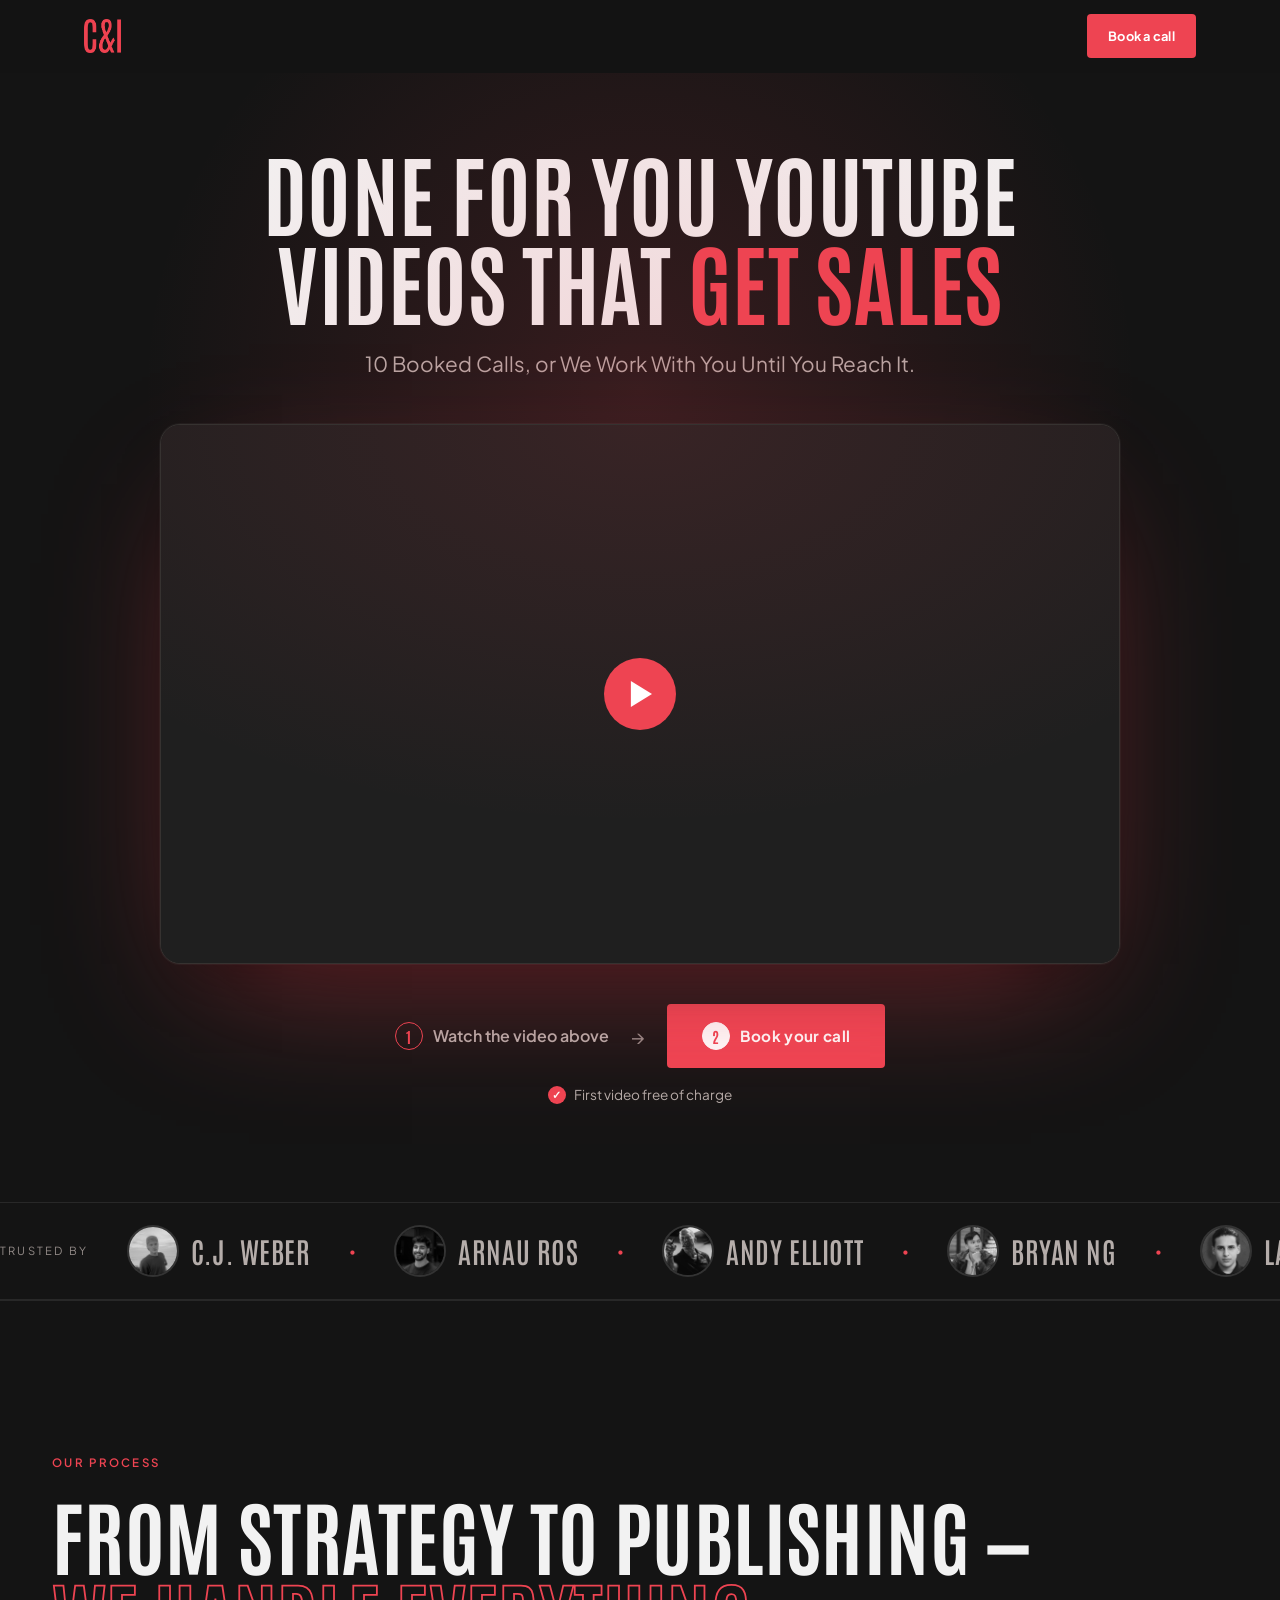
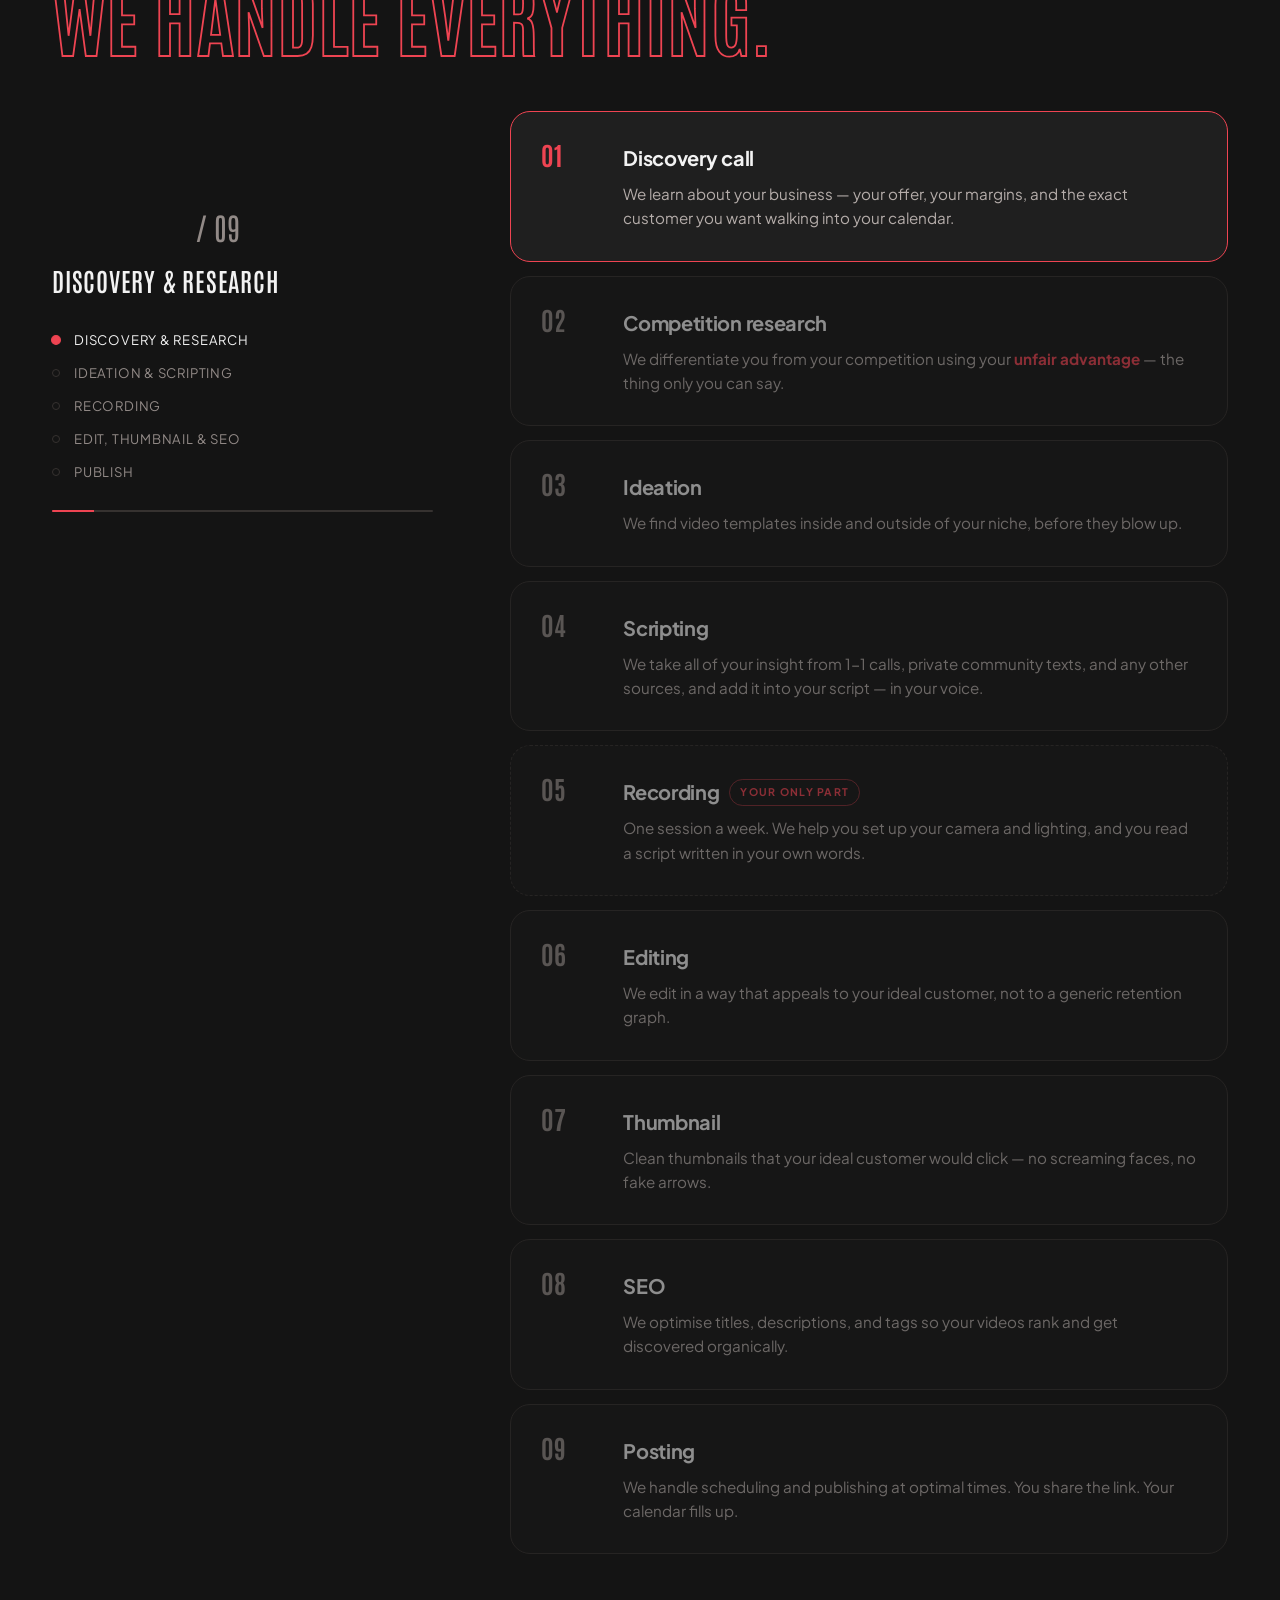
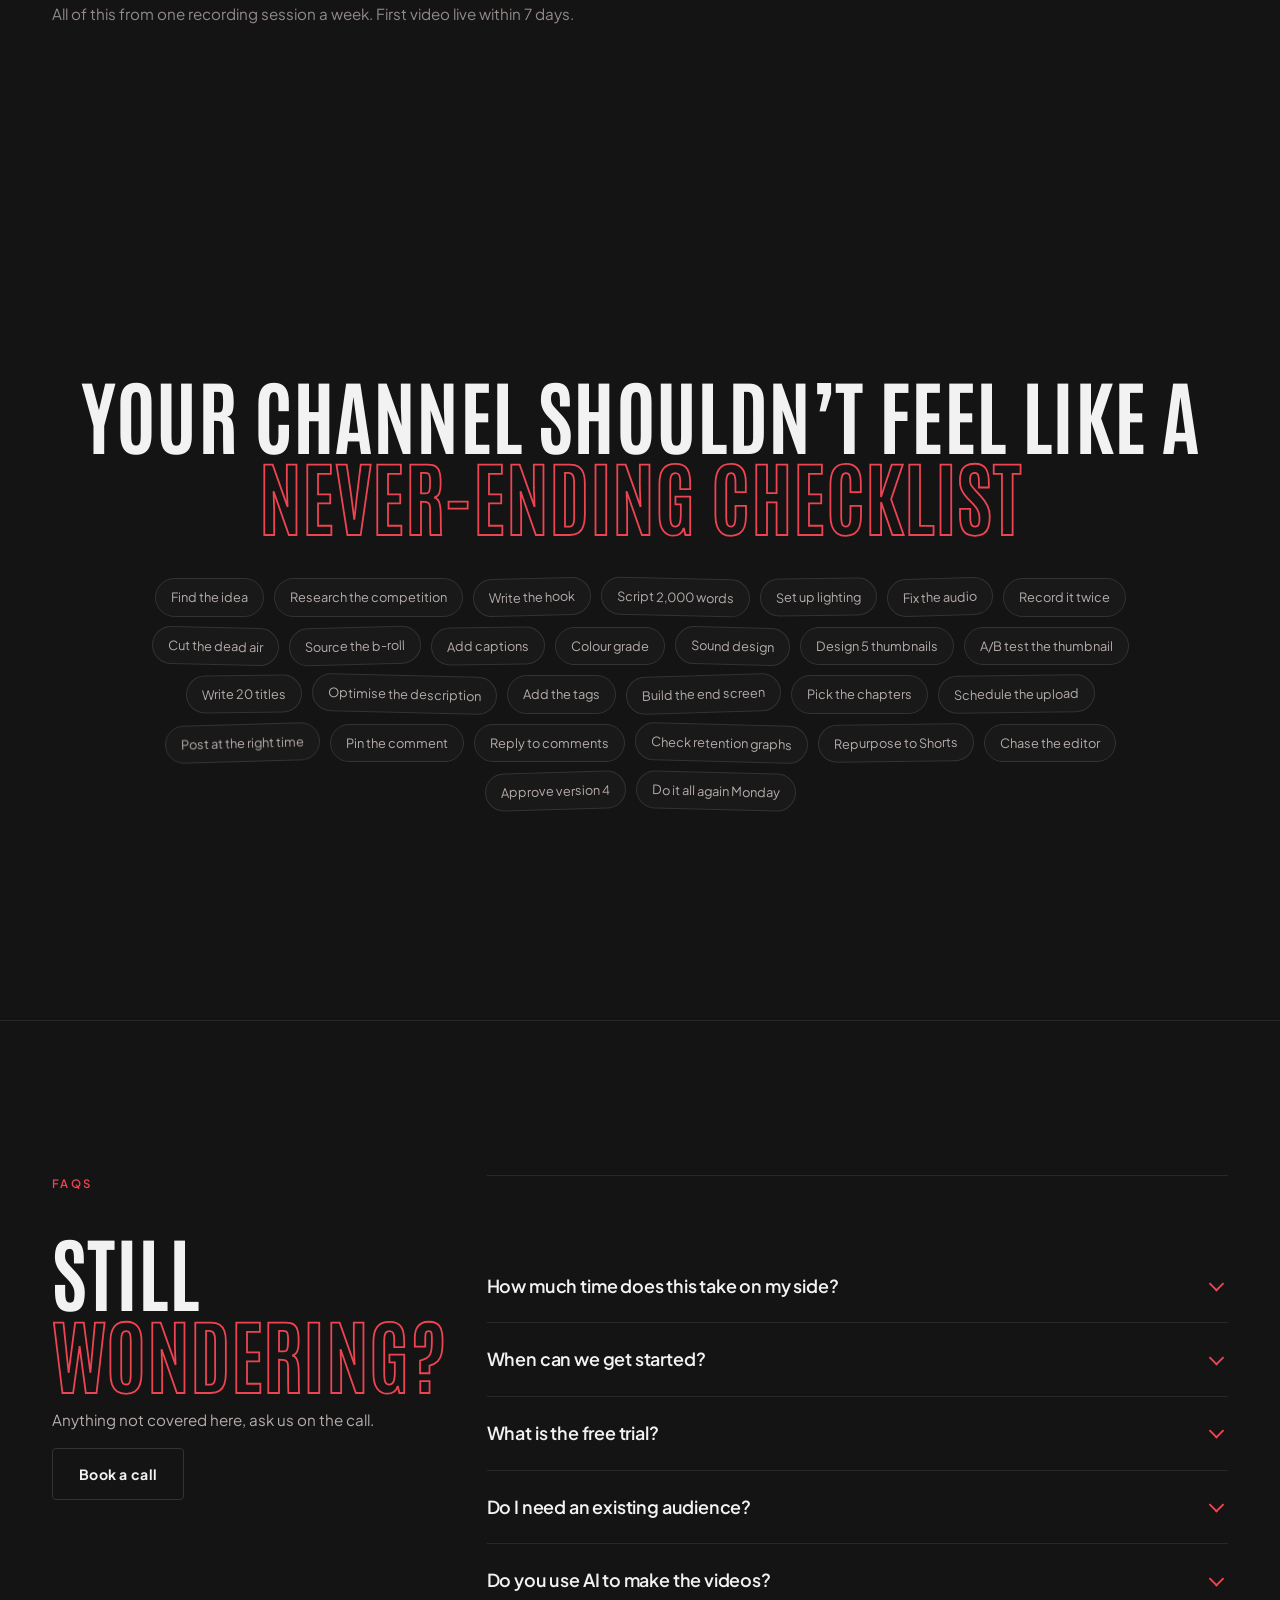
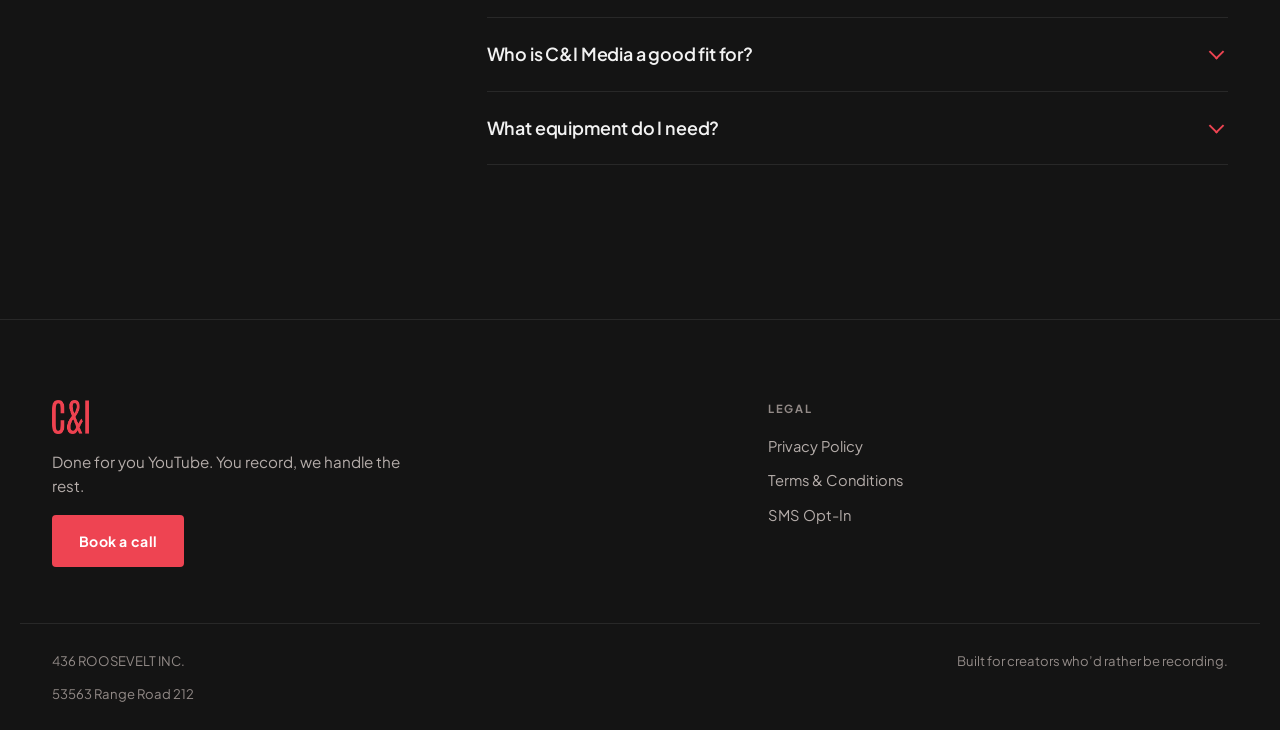
<file: index.html>
<!doctype html>
<html lang="en">

<head>
  <meta charset="utf-8">
  <meta name="viewport" content="width=device-width, initial-scale=1">
  <title>C&amp;I Media — Done For You YouTube</title>
  <meta name="description"
    content="C&I Media builds acquisition channels that never stop compounding. One YouTube video a week: ideation, scripting, editing, thumbnails, SEO and posting — all done for you. You only have to record.">
  <link rel="canonical" href="https://c-and-i-media.com/">
  <link rel="icon" type="image/png" sizes="64x64" href="assets/trusted/favicon.png">
  <link rel="apple-touch-icon" href="assets/trusted/favlogo.png">

  <meta property="og:type" content="website">
  <meta property="og:url" content="https://c-and-i-media.com/">
  <meta property="og:title" content="C&amp;I Media — Done For You YouTube">
  <meta property="og:description"
    content="Build an acquisition channel that never stops, compounding with 1 YouTube video a week. You only have to record. The rest is on us.">
  <meta name="twitter:card" content="summary_large_image">
  <meta name="twitter:title" content="C&amp;I Media — Done For You YouTube">
  <meta name="twitter:description"
    content="Build an acquisition channel that never stops, compounding with 1 YouTube video a week. You only have to record. The rest is on us.">

  <link rel="preconnect" href="https://fonts.googleapis.com">
  <link rel="preconnect" href="https://fonts.gstatic.com" crossorigin>
  <link
    href="https://fonts.googleapis.com/css2?family=Antonio:wght@400;600;700&family=Plus+Jakarta+Sans:wght@400;500;600;700&display=swap"
    rel="stylesheet">
  <script>document.documentElement.classList.add("js");</script>
  <link rel="stylesheet" href="styles.css">

  <script type="application/ld+json">
{
  "@context": "https://schema.org",
  "@type": "ProfessionalService",
  "name": "C&I Media",
  "url": "https://c-and-i-media.com/",
  "description": "Done-for-you YouTube agency. Ideation, scripting, editing, thumbnails, SEO and publishing for coaches, consultants and founders.",
  "serviceType": "YouTube content production and channel growth"
}
</script>
</head>

<body>

  <a class="skip" href="#hero">Skip to content</a>

  <!-- ============ NAV ============ -->
  <header class="nav" id="nav">
    <div class="nav__inner">
      <a class="brand" href="#hero" aria-label="C&amp;I Media home">
        <img class="brand__logo" src="assets/trusted/logo.png" alt="C&amp;I Media" width="30" height="30"
          decoding="async">
      </a>

      <nav class="nav__links" aria-label="Primary">
        <!-- <a href="#process">How it works</a>
        <a href="#why">Why us</a>
        <a href="#work">Results</a>
        <a href="#faq">FAQs</a> -->
      </nav>

      <div class="nav__right">
        <a class="btn btn--accent btn--sm" href="book.html">Book a call</a>
        <button class="burger" id="burger" aria-label="Open menu" aria-expanded="false" aria-controls="mobileMenu">
          <span></span><span></span>
        </button>
      </div>
    </div>

    <div class="mobile" id="mobileMenu" hidden>
      <a href="#process">How it works</a>
      <a href="#why">Why us</a>
      <a href="#work">Results</a>
      <a href="#faq">FAQs</a>
      <a class="btn btn--accent" href="book.html">Book a call</a>
    </div>
  </header>

  <!-- ============ HERO ============ -->
  <section class="hero" id="hero">
    <div class="hero__glow" aria-hidden="true"></div>

    <div class="wrap hero__inner">
      <!-- <p class="eyebrow reveal">Done-for-you YouTube &middot; One video a week</p> -->

      <h1 class="display display--hero reveal">
        Done For You Youtube Videos that <span class="em">Get Sales</span>
      </h1>

      <p class="hero__sub reveal" data-letters>
        10 Booked Calls, or We Work With You Until You Reach It.
      </p>

      <!-- The VSL is the hero: same Wistia media as c-and-i-media.com -->
      <figure class="vsl reveal">
        <div class="vsl__frame">
          <wistia-player media-id="msg6pk9q2r" aspect="1.7777777777777777"></wistia-player>
        </div>
      </figure>

      <div class="twostep reveal" aria-label="How to get started">
        <p class="twostep__item">
          <span class="twostep__n" aria-hidden="true">1</span>
          <span>Watch the video above</span>
        </p>
        <span class="twostep__arrow" aria-hidden="true">&rarr;</span>
        <a class="btn btn--accent btn--lg" href="book.html">
          <span class="twostep__n twostep__n--inv" aria-hidden="true">2</span>
          Book your call
        </a>
        <p class="guarantee"><span class="tick" aria-hidden="true">&#10003;</span> First video free of charge</p>
      </div>
    </div>

    <div class="marquee marquee--logos" aria-label="Creators we work with">
      <div class="marquee__track">
        <div class="marquee__group">
          <span class="mq-label">Trusted by</span>
          <span class="mq-creator">
            <img class="mq-avatar" src="assets/trusted/cj_weber.jpg" alt="C.J. Weber" width="800" height="800"
              loading="lazy" decoding="async">
            <span class="mq-name">C.J. Weber</span>
          </span><span class="mq-dot">&bull;</span>
          <span class="mq-creator">
            <img class="mq-avatar" src="assets/trusted/arnau.jpg" alt="Arnau Ros" width="800" height="800"
              loading="lazy" decoding="async">
            <span class="mq-name">Arnau Ros</span>
          </span><span class="mq-dot">&bull;</span>
          <span class="mq-creator">
            <img class="mq-avatar" src="assets/trusted/andy.jpg" alt="Andy Elliott" width="800" height="800"
              loading="lazy" decoding="async">
            <span class="mq-name">Andy Elliott</span>
          </span><span class="mq-dot">&bull;</span>
          <span class="mq-creator">
            <img class="mq-avatar" src="assets/trusted/bryan.jpg" alt="Bryan Ng" width="800" height="800" loading="lazy"
              decoding="async">
            <span class="mq-name">Bryan Ng</span>
          </span><span class="mq-dot">&bull;</span>
          <span class="mq-creator">
            <img class="mq-avatar" src="assets/trusted/lava.jpg" alt="Lava" width="800" height="800" loading="lazy"
              decoding="async">
            <span class="mq-name">Lava</span>
          </span><span class="mq-dot">&bull;</span>
        </div>
        <div class="marquee__group" aria-hidden="true">
          <span class="mq-label">Trusted by</span>
          <span class="mq-creator">
            <img class="mq-avatar" src="assets/trusted/cj_weber.jpg" alt="" width="800" height="800" loading="lazy"
              decoding="async">
            <span class="mq-name">C.J. Weber</span>
          </span><span class="mq-dot">&bull;</span>
          <span class="mq-creator">
            <img class="mq-avatar" src="assets/trusted/arnau.jpg" alt="" width="800" height="800" loading="lazy"
              decoding="async">
            <span class="mq-name">Arnau Ros</span>
          </span><span class="mq-dot">&bull;</span>
          <span class="mq-creator">
            <img class="mq-avatar" src="assets/trusted/andy.jpg" alt="" width="800" height="800" loading="lazy"
              decoding="async">
            <span class="mq-name">Andy Elliott</span>
          </span><span class="mq-dot">&bull;</span>
          <span class="mq-creator">
            <img class="mq-avatar" src="assets/trusted/bryan.jpg" alt="" width="800" height="800" loading="lazy"
              decoding="async">
            <span class="mq-name">Bryan Ng</span>
          </span><span class="mq-dot">&bull;</span>
          <span class="mq-creator">
            <img class="mq-avatar" src="assets/trusted/lava.jpg" alt="" width="800" height="800" loading="lazy"
              decoding="async">
            <span class="mq-name">Lava</span>
          </span><span class="mq-dot">&bull;</span>
        </div>
      </div>
    </div>
  </section>

  <!-- ============ THE SHIFT ============ -->
  <!-- <section class="shift">
    <div class="wrap">
      <p class="kicker reveal">The shift</p>
      <h2 class="display display--2 reveal">The smarter way<br><span class="outline">to get discovered.</span></h2>
      <p class="lede reveal">
        A channel that clearly tells your customers who you are, what you do, why you&rsquo;re good at it,
        and how to work with you &mdash; long after the video goes live.
      </p>

      <div class="versus">
        <div class="vs-card vs-card--bad reveal">
          <h3 class="vs-card__title">Not leveraging YouTube</h3>
          <ul class="vs-list">
            <li><span class="x" aria-hidden="true">&#10005;</span> Wasting time on Instagram content that isn&rsquo;t
              enough to convert.</li>
            <li><span class="x" aria-hidden="true">&#10005;</span> Chasing views and trends, instead of real authority.
            </li>
            <li><span class="x" aria-hidden="true">&#10005;</span> Leads that only consume 3 minutes of your content,
              since there is nothing to binge-watch.</li>
            <li><span class="x" aria-hidden="true">&#10005;</span> Low-intent viewers, who just saw your content while
              scrolling.</li>
            <li><span class="x" aria-hidden="true">&#10005;</span> Your old content is not re-watchable.</li>
          </ul>
        </div>

        <div class="vs-card vs-card--good reveal">
          <h3 class="vs-card__title">Leveraging YouTube</h3>
          <ul class="vs-list">
            <li><span class="tick" aria-hidden="true">&#10003;</span> Every video will book calls long after posting.
            </li>
            <li><span class="tick" aria-hidden="true">&#10003;</span> Viewers who found you because they have an issue
              only you can solve.</li>
            <li><span class="tick" aria-hidden="true">&#10003;</span> Your views compound over time.</li>
            <li><span class="tick" aria-hidden="true">&#10003;</span> A back catalogue people binge before they ever
              book.</li>
            <li><span class="tick" aria-hidden="true">&#10003;</span> Authority that outlives the trend cycle.</li>
          </ul>
        </div>
      </div>
    </div>
  </section> -->

  <!-- ============ PROCESS ============ -->
  <section class="process" id="process">
    <div class="wrap">
      <p class="kicker reveal">Our process</p>
      <h2 class="display display--2 reveal">From strategy to publishing &mdash;<br><span class="outline">we handle
          everything.</span></h2>

      <div class="process__grid">

        <!-- Sticky rail: mirrors whichever card is crossing the centre of the screen -->
        <aside class="rail" aria-hidden="true">
          <div class="rail__count">
            <span class="rail__num" id="railNum">01</span>
            <span class="rail__of">/ 09</span>
          </div>
          <p class="rail__phase" id="railPhase">Discovery &amp; research</p>

          <ol class="rail__phases" id="railPhases">
            <li class="rail__item is-active" data-phase="0">Discovery &amp; research</li>
            <li class="rail__item" data-phase="1">Ideation &amp; scripting</li>
            <li class="rail__item" data-phase="2">Recording</li>
            <li class="rail__item" data-phase="3">Edit, thumbnail &amp; SEO</li>
            <li class="rail__item" data-phase="4">Publish</li>
          </ol>

          <div class="rail__bar"><i id="railBar"></i></div>
        </aside>

        <ol class="pflow" id="pflow">
          <li class="pstep" data-step="1" data-phase="0">
            <span class="pstep__n">01</span>
            <div>
              <h3>Discovery call</h3>
              <p>We learn about your business &mdash; your offer, your margins, and the exact customer you want walking
                into your calendar.</p>
            </div>
          </li>
          <li class="pstep" data-step="2" data-phase="0">
            <span class="pstep__n">02</span>
            <div>
              <h3>Competition research</h3>
              <p>We differentiate you from your competition using your <strong>unfair advantage</strong> &mdash; the
                thing only you can say.</p>
            </div>
          </li>
          <li class="pstep" data-step="3" data-phase="1">
            <span class="pstep__n">03</span>
            <div>
              <h3>Ideation</h3>
              <p>We find video templates inside and outside of your niche, before they blow up.</p>
            </div>
          </li>
          <li class="pstep" data-step="4" data-phase="1">
            <span class="pstep__n">04</span>
            <div>
              <h3>Scripting</h3>
              <p>We take all of your insight from 1-1 calls, private community texts, and any other sources, and add it
                into your script &mdash; in your voice.</p>
            </div>
          </li>
          <li class="pstep pstep--you" data-step="5" data-phase="2">
            <span class="pstep__n">05</span>
            <div>
              <h3>Recording <span class="pstep__tag">Your only part</span></h3>
              <p>One session a week. We help you set up your camera and lighting, and you read a script written in your
                own words.</p>
            </div>
          </li>
          <li class="pstep" data-step="6" data-phase="3">
            <span class="pstep__n">06</span>
            <div>
              <h3>Editing</h3>
              <p>We edit in a way that appeals to your ideal customer, not to a generic retention graph.</p>
            </div>
          </li>
          <li class="pstep" data-step="7" data-phase="3">
            <span class="pstep__n">07</span>
            <div>
              <h3>Thumbnail</h3>
              <p>Clean thumbnails that your ideal customer would click &mdash; no screaming faces, no fake arrows.</p>
            </div>
          </li>
          <li class="pstep" data-step="8" data-phase="3">
            <span class="pstep__n">08</span>
            <div>
              <h3>SEO</h3>
              <p>We optimise titles, descriptions, and tags so your videos rank and get discovered organically.</p>
            </div>
          </li>
          <li class="pstep" data-step="9" data-phase="4">
            <span class="pstep__n">09</span>
            <div>
              <h3>Posting</h3>
              <p>We handle scheduling and publishing at optimal times. You share the link. Your calendar fills up.</p>
            </div>
          </li>
        </ol>
      </div>

      <p class="process__foot reveal">All of this from one recording session a week. First video live within 7 days.</p>
    </div>
  </section>

  <!-- ============ PROBLEM ============ -->
  <section class="problem" id="problem">
    <div class="wrap">
      <p class="kicker reveal">Sound familiar?</p>
      <h2 class="display display--2 reveal">Your channel shouldn&rsquo;t feel like a<br><span
          class="outline">never-ending checklist</span></h2>

      <div class="chips" aria-hidden="false">
        <span class="chip">Find the idea</span>
        <span class="chip">Research the competition</span>
        <span class="chip">Write the hook</span>
        <span class="chip">Script 2,000 words</span>
        <span class="chip">Set up lighting</span>
        <span class="chip">Fix the audio</span>
        <span class="chip">Record it twice</span>
        <span class="chip">Cut the dead air</span>
        <span class="chip">Source the b-roll</span>
        <span class="chip">Add captions</span>
        <span class="chip">Colour grade</span>
        <span class="chip">Sound design</span>
        <span class="chip">Design 5 thumbnails</span>
        <span class="chip">A/B test the thumbnail</span>
        <span class="chip">Write 20 titles</span>
        <span class="chip">Optimise the description</span>
        <span class="chip">Add the tags</span>
        <span class="chip">Build the end screen</span>
        <span class="chip">Pick the chapters</span>
        <span class="chip">Schedule the upload</span>
        <span class="chip">Post at the right time</span>
        <span class="chip">Pin the comment</span>
        <span class="chip">Reply to comments</span>
        <span class="chip">Check retention graphs</span>
        <span class="chip">Repurpose to Shorts</span>
        <span class="chip">Chase the editor</span>
        <span class="chip">Approve version 4</span>
        <span class="chip">Do it all again Monday</span>
      </div>

      <!-- <div class="bubbles">
      <p class="bubble reveal">&ldquo;I post on Instagram every day and it still doesn&rsquo;t convert.&rdquo;</p>
      <p class="bubble reveal">&ldquo;My last editor ghosted me mid-project.&rdquo;</p>
      <p class="bubble reveal">&ldquo;Is any of this actually booking calls?&rdquo;</p>
      <p class="bubble reveal">&ldquo;I don&rsquo;t have time to script a video every week.&rdquo;</p>
      <p class="bubble reveal">&ldquo;I&rsquo;m chasing trends instead of building authority.&rdquo;</p>
      <p class="bubble reveal">&ldquo;My old videos may as well not exist.&rdquo;</p>
    </div> -->
    </div>
  </section>

  <!-- ============ TICKER ============ -->
  <!-- <div class="marquee marquee--ticker" aria-hidden="true">
    <div class="marquee__track marquee__track--rev">
      <div class="marquee__group">
        <span class="tk">Done for you</span><span class="tk-dot">&#10022;</span>
        <span class="tk">One video a week</span><span class="tk-dot">&#10022;</span>
        <span class="tk">Scripting included</span><span class="tk-dot">&#10022;</span>
        <span class="tk">Senior editors</span><span class="tk-dot">&#10022;</span>
        <span class="tk">First video free</span><span class="tk-dot">&#10022;</span>
        <span class="tk">You only record</span><span class="tk-dot">&#10022;</span>
      </div>
      <div class="marquee__group">
        <span class="tk">Done for you</span><span class="tk-dot">&#10022;</span>
        <span class="tk">One video a week</span><span class="tk-dot">&#10022;</span>
        <span class="tk">Scripting included</span><span class="tk-dot">&#10022;</span>
        <span class="tk">Senior editors</span><span class="tk-dot">&#10022;</span>
        <span class="tk">First video free</span><span class="tk-dot">&#10022;</span>
        <span class="tk">You only record</span><span class="tk-dot">&#10022;</span>
      </div>
    </div>
  </div> -->

  <!-- ============ WHY US ============ -->
  <!-- <section class="why" id="why">
    <div class="wrap">
      <div class="why__top">
        <div>
          <p class="kicker reveal">Why partner with us?</p>
          <h2 class="display display--2 reveal">It&rsquo;s a no-brainer,<br><span class="outline">why wouldn&rsquo;t
              you?!</span></h2>
          <p class="lede reveal">
            We started C&amp;I Media because we kept seeing brilliant operators doing outstanding work,
            held back by a feed of posts that died in 24 hours. When your channel matches the quality
            of what you actually deliver, everything shifts &mdash; your authority, your inbound, and the clients you
            attract.
          </p>
          <a class="btn btn--accent btn--lg reveal" href="book.html">Book a call</a>
        </div> -->

  <!-- <div>
          <p class="ones__label reveal">One decision and you&rsquo;re done.</p>
          <ul class="ones">
            <li class="reveal"><span class="ones__n">One</span> team of strategists, writers, editors and designers</li>
            <li class="reveal"><span class="ones__n">One</span> video a week that compounds for years</li>
            <li class="reveal"><span class="ones__n">One</span> point of contact for the whole process</li>
            <li class="reveal"><span class="ones__n">One</span> recording session &mdash; we handle everything after it
            </li>
            <li class="reveal"><span class="ones__n">One</span> simple monthly fee, no per-video invoices</li>
          </ul>
        </div> -->
  <!-- </div> -->

  <!-- <p class="swipe reveal">Swipe to compare &rarr;</p>
      <div class="table-scroll reveal">
        <table class="ctable">
          <caption class="sr-only">C&amp;I Media compared with doing it yourself, hiring a freelance editor, or a
            traditional agency</caption>
          <thead>
            <tr>
              <th scope="col"><span class="sr-only">Feature</span></th>
              <th scope="col">Do it yourself</th>
              <th scope="col">Freelance editor</th>
              <th scope="col">Agency</th>
              <th scope="col" class="is-us">C&amp;I Media</th>
            </tr>
          </thead>
          <tbody>
            <tr>
              <th scope="row">Your time</th>
              <td>10&ndash;15 hrs per video</td>
              <td>5&ndash;8 hrs briefing</td>
              <td>Weekly meetings</td>
              <td class="is-us">1&ndash;2 hrs per week</td>
            </tr>
            <tr>
              <th scope="row">First video live</th>
              <td>If you find the time</td>
              <td>2&ndash;4 weeks</td>
              <td>1&ndash;3 months</td>
              <td class="is-us">Within 7 days</td>
            </tr>
            <tr>
              <th scope="row">Strategy &amp; scripting</th>
              <td>All on you</td>
              <td>Rarely included</td>
              <td>Almost always extra</td>
              <td class="is-us">Always included</td>
            </tr>
            <tr>
              <th scope="row">Editing &amp; thumbnails</th>
              <td>Templates only</td>
              <td>Depends who you hire</td>
              <td>Yes</td>
              <td class="is-us">Senior team, in-house</td>
            </tr>
            <tr>
              <th scope="row">Risk</th>
              <td>No refund on lost time</td>
              <td>Rarely</td>
              <td>Rarely</td>
              <td class="is-us">First video free</td>
            </tr>
          </tbody>
        </table>
      </div> -->
  <!-- </div>
  </section> -->

  <!-- ============ WORK ============
  <section class="work" id="work">
    <div class="wrap">
      <p class="kicker reveal">Results</p>
      <h2 class="display display--2 reveal">Live channels built by us,<br><span class="outline">for people like
          you.</span></h2>

      <!-- TODO: swap each .yt__thumb for a real video still and link the card to the channel -->
  <!-- <div class="work__grid">
    <a class="yt reveal" href="book.html">
      <span class="yt__thumb"><span class="yt__play" aria-hidden="true"></span></span>
      <span class="yt__meta"><span class="yt__avatar" aria-hidden="true">CW</span><span><strong>C.J.
            Weber</strong><small>Client channel</small></span></span>
    </a>
    <a class="yt reveal" href="book.html">
      <span class="yt__thumb"><span class="yt__play" aria-hidden="true"></span></span>
      <span class="yt__meta"><span class="yt__avatar" aria-hidden="true">AR</span><span><strong>Arnau
            Ros</strong><small>Client channel</small></span></span>
    </a>
    <a class="yt reveal" href="book.html">
      <span class="yt__thumb"><span class="yt__play" aria-hidden="true"></span></span>
      <span class="yt__meta"><span class="yt__avatar" aria-hidden="true">AE</span><span><strong>Andy
            Elliott</strong><small>Client channel</small></span></span>
    </a>
    <a class="yt reveal" href="book.html">
      <span class="yt__thumb"><span class="yt__play" aria-hidden="true"></span></span>
      <span class="yt__meta"><span class="yt__avatar" aria-hidden="true">BN</span><span><strong>Bryan
            Ng</strong><small>Client channel</small></span></span>
    </a>
    <a class="yt reveal" href="book.html">
      <span class="yt__thumb"><span class="yt__play" aria-hidden="true"></span></span>
      <span class="yt__meta"><span class="yt__avatar"
          aria-hidden="true">LV</span><span><strong>Lava</strong><small>Client channel</small></span></span>
    </a>
    <a class="yt yt--you reveal" href="book.html">
      <span class="yt__thumb"><span class="yt__you">Your channel<br>goes here</span></span>
      <span class="yt__meta"><span class="yt__avatar" aria-hidden="true">?</span><span><strong>You</strong><small>Book a
            call to start</small></span></span>
    </a>
  </div>
  </div>
  </section> -->

  <!-- ============ WATCH BEFORE YOU BOOK ============ -->
  <!-- <section class="watch" id="watch">
    <div class="wrap">
      <p class="kicker reveal">Watch before you book</p>
      <h2 class="display display--2 reveal">Book a call after watching<br><span class="outline">the videos on this
          page.</span></h2>

      <div class="playlist reveal">
        <div class="playlist__list" role="tablist" aria-label="Questions answered on video">
          <button class="playlist__item is-active" role="tab" id="tab-1" aria-selected="true" aria-controls="pane-1"
            data-pane="pane-1" type="button">
            <span class="playlist__idx">1</span>
            <span class="playlist__q">What should I expect?</span>
          </button>
          <button class="playlist__item" role="tab" id="tab-2" aria-selected="false" aria-controls="pane-2"
            data-pane="pane-2" type="button" tabindex="-1">
            <span class="playlist__idx">2</span>
            <span class="playlist__q">What&rsquo;s the worst that can happen?</span>
          </button>
          <button class="playlist__item" role="tab" id="tab-3" aria-selected="false" aria-controls="pane-3"
            data-pane="pane-3" type="button" tabindex="-1">
            <span class="playlist__idx">3</span>
            <span class="playlist__q">Is it hard to record?</span>
          </button>
          <button class="playlist__item" role="tab" id="tab-4" aria-selected="false" aria-controls="pane-4"
            data-pane="pane-4" type="button" tabindex="-1">
            <span class="playlist__idx">4</span>
            <span class="playlist__q">How often will I get updates?</span>
          </button>
        </div>

        <div class="playlist__stage">
          <div class="vsl__frame playlist__pane" id="pane-1" role="tabpanel" aria-labelledby="tab-1">
            <wistia-player media-id="u41glc6ctf" aspect="1.7777777777777777"></wistia-player>
          </div>
          <div class="vsl__frame playlist__pane" id="pane-2" role="tabpanel" aria-labelledby="tab-2" hidden>
            <wistia-player media-id="vad9inl1mu" aspect="1.7777777777777777"></wistia-player>
          </div>
          <div class="vsl__frame playlist__pane" id="pane-3" role="tabpanel" aria-labelledby="tab-3" hidden>
            <wistia-player media-id="vdhzipme7c" aspect="1.7777777777777777"></wistia-player>
          </div>
          <div class="vsl__frame playlist__pane" id="pane-4" role="tabpanel" aria-labelledby="tab-4" hidden>
            <wistia-player media-id="wf5dlv5puu" aspect="1.7777777777777777"></wistia-player>
          </div>
        </div>
      </div>

      <div class="watch__cta reveal">
        <a class="btn btn--accent btn--lg" href="book.html">Book a call</a>
        <p class="guarantee"><span class="tick" aria-hidden="true">&#10003;</span> First video free of charge</p>
      </div>
    </div>
  </section> -->

  <!-- ============ FAQ ============ -->
  <section class="faq" id="faq">
    <div class="wrap faq__grid">
      <div class="faq__left">
        <p class="kicker reveal">FAQs</p>
        <h2 class="display display--2 reveal">Still<br><span class="outline">wondering?</span></h2>
        <p class="faq__hint reveal">Anything not covered here, ask us on the call.</p>
        <a class="btn btn--ghost reveal" href="book.html">Book a call</a>
      </div>

      <div class="faq__list">
        <details class="qa reveal">
          <summary>How can I still keep value in my videos if I don&rsquo;t write the script myself?</summary>
          <div class="qa__a">
            <p>We transcript all of your calls, 1-1 meetings, and content inside of your community, and use it for your
              videos, even matching your talking style. You are also free to still script your own videos.</p>
          </div>
        </details>
        <details class="qa reveal">
          <summary>How much time does this take on my side?</summary>
          <div class="qa__a">
            <p>Since you won&rsquo;t have to script, manage editors and thumbnail designers, or handle uploading, this
              will only take you about 1&ndash;2 hours a week, depending on how often you decide to upload.</p>
          </div>
        </details>
        <details class="qa reveal">
          <summary>When can we get started?</summary>
          <div class="qa__a">
            <p>After on-boarding, we will have your first video ready within 1 week.</p>
          </div>
        </details>
        <details class="qa reveal">
          <summary>What is the free trial?</summary>
          <div class="qa__a">
            <p>After onboarding, as long as you qualify, we offer a free video with everything done-for-you: ideation,
              scripting, editing and uploading &mdash; with you being able to back out at any point.</p>
          </div>
        </details>
        <details class="qa reveal">
          <summary>Do I need an existing audience?</summary>
          <div class="qa__a">
            <p>No. The system is built around search and suggested traffic, not around an existing following. Starting
              from zero is normal.</p>
          </div>
        </details>
        <details class="qa reveal">
          <summary>Do you use AI to make the videos?</summary>
          <div class="qa__a">
            <p>Your scripts are written by real people, from your own calls, community and expertise. We use tooling to
              speed up transcription and research &mdash; never to replace your voice.</p>
          </div>
        </details>
        <details class="qa reveal">
          <summary>Who is C&amp;I Media a good fit for?</summary>
          <div class="qa__a">
            <p>Coaches, consultants, agency owners and founders with an offer that already converts, who want a channel
              that books calls instead of a feed that resets every day.</p>
          </div>
        </details>
        <details class="qa reveal">
          <summary>What equipment do I need?</summary>
          <div class="qa__a">
            <p>A decent camera or recent phone, a basic mic, and a window or one soft light. We&rsquo;ll walk you
              through the exact setup on your onboarding call.</p>
          </div>
        </details>
      </div>
    </div>
  </section>

  <!-- ============ FREE REVIEW ============ -->
  <!-- <section class="review">
    <div class="wrap review__inner">
      <div>
        <p class="kicker reveal">Not ready yet?</p>
        <h2 class="display display--2 reveal">Get a free<br><span class="outline">channel review.</span></h2>
        <p class="lede reveal">
          Submit your channel and we go over every aspect &mdash; packaging, retention, scripting, SEO &mdash;
          and tell you exactly what to improve. No pitch, no obligation.
        </p>
        <a class="btn btn--ghost btn--lg reveal" href="book.html">Submit your channel</a>
      </div>
      <div class="review__card reveal" aria-hidden="true">
        <p class="review__label">Example review</p>
        <div class="review__row"><span>Packaging</span><span class="bar"><i style="--w:82%"></i></span></div>
        <div class="review__row"><span>Retention</span><span class="bar"><i style="--w:64%"></i></span></div>
        <div class="review__row"><span>Scripting</span><span class="bar"><i style="--w:91%"></i></span></div>
        <div class="review__row"><span>SEO</span><span class="bar"><i style="--w:47%"></i></span></div>
        <div class="review__row"><span>Consistency</span><span class="bar"><i style="--w:73%"></i></span></div>
      </div>
    </div>
  </section> -->

  <!-- ============ CONTACT ============ -->
  <!-- <section class="contact" id="contact">
    <div class="wrap">
      <p class="kicker reveal">Let&rsquo;s talk</p>
      <h2 class="display display--hero reveal">Your channel won&rsquo;t<br>build itself. <span class="em">Good thing we
          will.</span></h2>
      <p class="contact__sub reveal" data-letters>
        One system. One video a week. Zero excuses left. Book a call and get your first
        fully produced video live within seven days &mdash; free of charge.
      </p>

      <form class="form" id="contactForm" novalidate>
        <div class="form__row">
          <label class="field" for="f-name">
            <span>Name</span>
            <input type="text" id="f-name" name="name" required autocomplete="name" placeholder="Your name">
          </label>
          <label class="field" for="f-email">
            <span>Email</span>
            <input type="email" id="f-email" name="email" required autocomplete="email" placeholder="you@company.com">
          </label>
        </div>
        <div class="form__row">
          <label class="field" for="f-channel">
            <span>Channel or website</span>
            <input type="text" id="f-channel" name="channel" placeholder="youtube.com/@yourchannel">
          </label>
          <label class="field" for="f-offer">
            <span>What do you sell?</span>
            <input type="text" id="f-offer" name="offer" placeholder="Coaching, consulting, agency&hellip;">
          </label>
        </div>
        <label class="field" for="f-message">
          <span>Anything else?</span>
          <textarea id="f-message" name="message" rows="4"
            placeholder="Tell us about your business and where you're stuck."></textarea>
        </label>

        <button class="btn btn--accent btn--lg btn--block" type="submit">Book my call</button>
        <p class="form__note"><span class="tick" aria-hidden="true">&#10003;</span> First video free of charge &middot;
          No obligation</p>
        <p class="form__status" id="formStatus" role="status" aria-live="polite"></p>
      </form>
    </div>
  </section> -->

  <!-- ============ FOOTER ============ -->
  <footer class="footer">
    <div class="wrap footer__inner">
      <div class="footer__brand">
        <a class="brand brand--lg" href="#hero">
          <img class="brand__logo" src="assets/trusted/logo.png" alt="C&amp;I Media" width="30" height="30"
            decoding="async">
        </a>
        <p class="footer__tag">Done for you YouTube. You record, we handle the rest.</p>
        <a class="btn btn--accent" href="book.html">Book a call</a>
      </div>

      <!-- <nav class="footer__col" aria-label="Footer navigation">
        <h3>Navigation</h3>
        <a href="#process">How it works</a>
        <a href="#why">Why us</a>
        <a href="#work">Results</a>
        <a href="#faq">FAQs</a>
      </nav> -->

      <div class="footer__col">
        <!-- <h3>Socials</h3>
        <a href="#" rel="noopener">YouTube</a>
        <a href="#" rel="noopener">Instagram</a>
        <a href="#" rel="noopener">X / Twitter</a>
        <a href="#" rel="noopener">LinkedIn</a> -->
      </div>

      <nav class="footer__col" aria-label="Legal">
        <h3>Legal</h3>
        <a href="privacy-policy.html">Privacy Policy</a>
        <a href="terms.html">Terms &amp; Conditions</a>
        <a href="sms-opt-in.html">SMS Opt-In</a>
      </nav>
    </div>

    <div class="wrap footer__bar">
      <p class="flex flex-col">
        <span>436 ROOSEVELT INC.</span>
        <span>53563 Range Road 212</span>
      </p>
      <p>Built for creators who&rsquo;d rather be recording.</p>
    </div>
  </footer>

  <!-- Wistia: player runtime + one module per media, exactly as c-and-i-media.com loads them -->
  <script src="https://fast.wistia.com/player.js" async></script>
  <script src="https://fast.wistia.com/embed/wkp9dgsw0e.js" async type="module"></script>
  <script src="https://fast.wistia.com/embed/u41glc6ctf.js" async type="module"></script>
  <script src="https://fast.wistia.com/embed/vad9inl1mu.js" async type="module"></script>
  <script src="https://fast.wistia.com/embed/vdhzipme7c.js" async type="module"></script>
  <script src="https://fast.wistia.com/embed/wf5dlv5puu.js" async type="module"></script>

  <script src="script.js"></script>
</body>

</html>
</file>
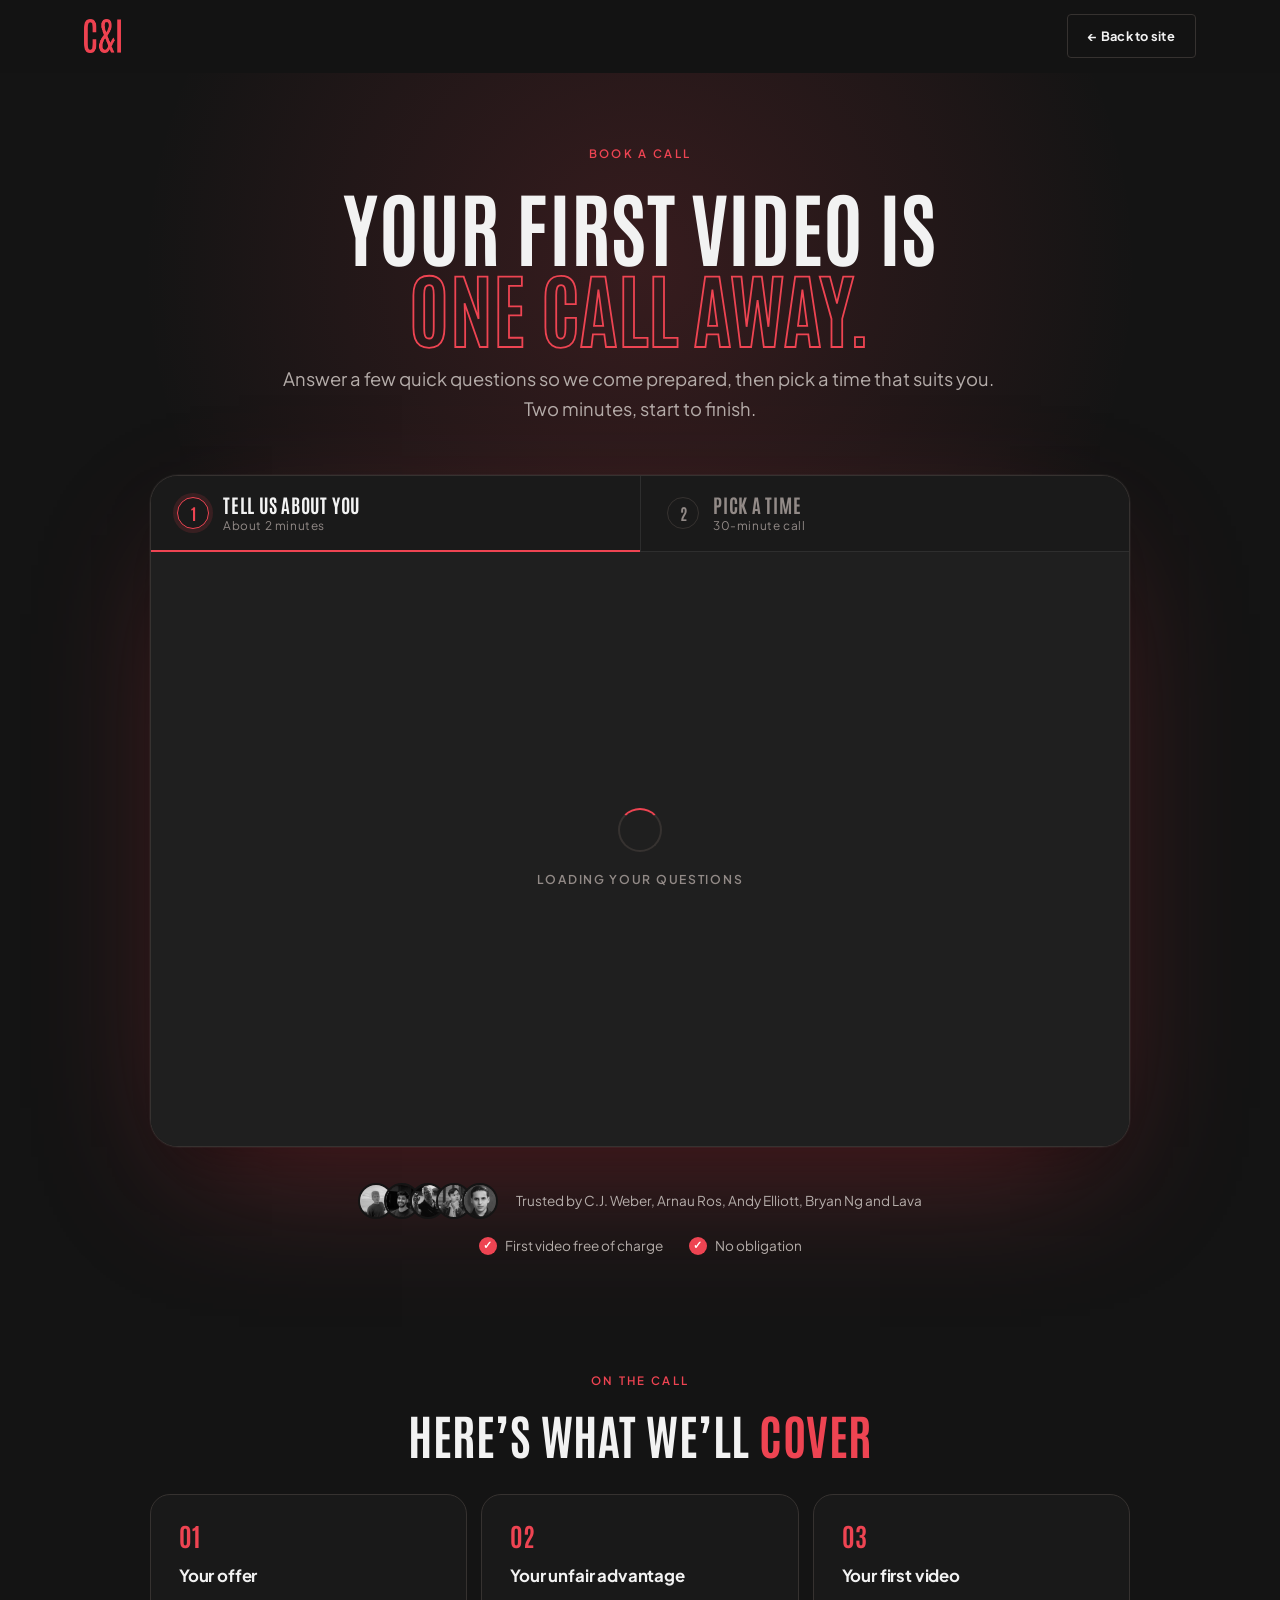
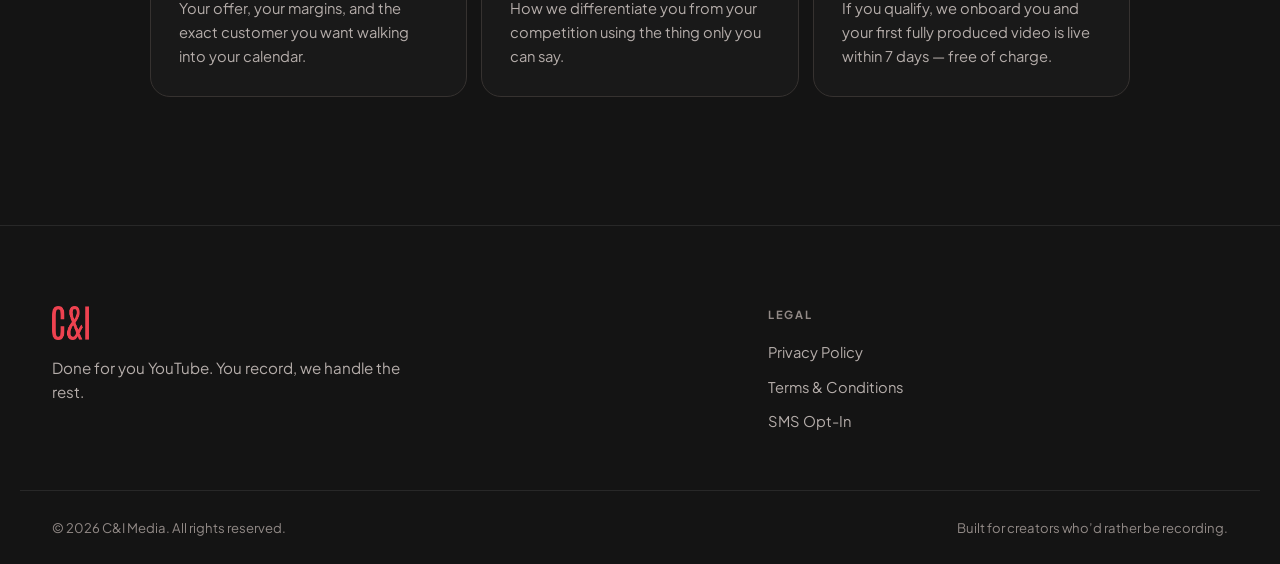
<file: book.html>
<!doctype html>
<html lang="en">

<head>
  <meta charset="utf-8">
  <meta name="viewport" content="width=device-width, initial-scale=1">
  <title>Book a call — C&amp;I Media</title>
  <meta name="description"
    content="Tell us about your business in two minutes, then pick a time for your call with C&I Media. First video free of charge.">
  <link rel="canonical" href="https://c-and-i-media.com/book.html">
  <link rel="icon" type="image/png" sizes="64x64" href="assets/trusted/favicon.png">
  <link rel="apple-touch-icon" href="assets/trusted/favlogo.png">

  <meta property="og:type" content="website">
  <meta property="og:url" content="https://c-and-i-media.com/book.html">
  <meta property="og:title" content="Book a call — C&amp;I Media">
  <meta property="og:description"
    content="Two quick steps: tell us about your business, then pick a time. Your first video is free of charge.">
  <meta name="twitter:card" content="summary_large_image">
  <meta name="twitter:title" content="Book a call — C&amp;I Media">
  <meta name="twitter:description"
    content="Two quick steps: tell us about your business, then pick a time. Your first video is free of charge.">

  <link rel="preconnect" href="https://fonts.googleapis.com">
  <link rel="preconnect" href="https://fonts.gstatic.com" crossorigin>
  <link rel="preconnect" href="https://form.typeform.com">
  <link rel="preconnect" href="https://api.typeform.com">
  <link rel="preconnect" href="https://calendly.com">
  <link rel="dns-prefetch" href="https://embed.typeform.com">
  <link rel="dns-prefetch" href="https://assets.calendly.com">
  <link
    href="https://fonts.googleapis.com/css2?family=Antonio:wght@400;600;700&family=Plus+Jakarta+Sans:wght@400;500;600;700&display=swap"
    rel="stylesheet">
  <script>document.documentElement.classList.add("js");</script>
  <link rel="stylesheet" href="styles.css">
  <link rel="stylesheet" href="book.css">
</head>

<body>

  <a class="skip" href="#book">Skip to content</a>

  <!-- ============ NAV ============ -->
  <header class="nav" id="nav">
    <div class="nav__inner">
      <a class="brand" href="index.html" aria-label="C&amp;I Media home">
        <img class="brand__logo" src="assets/trusted/logo.png" alt="C&amp;I Media" width="30" height="30"
          decoding="async">
      </a>

      <div class="nav__right">
        <a class="btn btn--ghost btn--sm" href="index.html">&larr; Back to site</a>
      </div>
    </div>
  </header>

  <!-- ============ BOOKING ============ -->
  <main class="book" id="book">
    <div class="book__glow" aria-hidden="true"></div>

    <div class="wrap book__inner">
      <header class="book__head">
        <p class="kicker reveal">Book a call</p>
        <h1 class="display display--2 reveal">Your first video is<br><span class="outline">one call away.</span></h1>
        <p class="book__sub reveal" data-letters>
          Answer a few quick questions so we come prepared, then pick a time that suits you.
          Two minutes, start to finish.
        </p>
      </header>

      <div class="bcard reveal" id="bookCard">
        <ol class="bcard__head" aria-label="Booking steps">
          <li class="stp is-active" id="stepForm" aria-current="step">
            <span class="stp__n" aria-hidden="true"><span class="stp__num">1</span><span
                class="stp__tick">&#10003;</span></span>
            <span class="stp__txt">
              <span class="stp__label"><span class="stp__long">Tell us about you</span><span class="stp__short">About
                  you</span></span>
              <span class="stp__meta">About 2 minutes</span>
            </span>
          </li>
          <li class="stp" id="stepCal">
            <span class="stp__n" aria-hidden="true"><span class="stp__num">2</span><span
                class="stp__tick">&#10003;</span></span>
            <span class="stp__txt">
              <span class="stp__label">Pick a time</span>
              <span class="stp__meta">30-minute call</span>
            </span>
          </li>
        </ol>

        <div class="bcard__stage">

          <!-- Step 1: Typeform. The live embed takes its settings from the Typeform admin panel;
               the data-tf-* attributes here layer on top of them. -->
          <section class="scene scene--form" id="sceneForm" aria-label="Step 1: tell us about you">
            <div class="tf" id="tfHost" data-tf-live="01KNTAQEBB41ZJJWFBTGXS7TB5" data-tf-on-ready="cimTypeformReady"
              data-tf-on-submit="cimTypeformSubmit" data-tf-inline-on-mobile
              data-tf-iframe-props="title=Tell us about you"></div>
            <div class="loader" id="tfLoader" role="status" aria-live="polite">
              <span class="loader__ring" aria-hidden="true"></span>
              <span>Loading your questions</span>
            </div>
          </section>
          <p class="fallback" id="tfFallback" hidden>Not loading? <a href="https://form.typeform.com/to/e54NM0aD"
              target="_blank" rel="noopener">Open the questions in a new tab</a></p>

          <!-- Step 2: Calendly. Revealed once the Typeform has been submitted. -->
          <section class="scene scene--cal" id="sceneCal" aria-label="Step 2: pick a time" tabindex="-1" hidden>
            <div class="booked" id="booked" hidden>
              <div class="booked__txt">
                <span class="tick" aria-hidden="true">&#10003;</span>
                <div>
                  <strong>You&rsquo;re booked.</strong>
                  <p>The calendar invite is on its way to your inbox. See you on the call.</p>
                </div>
              </div>
              <a class="btn btn--ghost btn--sm" href="index.html">Back to the site</a>
            </div>

            <div class="scene__bar" id="restoreBar" hidden>
              <span>You&rsquo;ve already answered our questions &mdash; just pick a time.</span>
              <a href="book.html" id="restart">Start over</a>
            </div>

            <div class="scene__cal">
              <!-- Calendly inline widget begin -->
              <div class="calendly-inline-widget" id="calHost"
                data-url="https://calendly.com/mihnea17/30min?hide_gdpr_banner=1&amp;hide_event_type_details=1&amp;background_color=1f1f1f&amp;text_color=f2f2f2&amp;primary_color=ee4452"
                data-auto-load="false" data-resize="true" style="min-width:320px;height:700px;"></div>
              <!-- Calendly inline widget end -->
              <div class="loader" id="calLoader" role="status" aria-live="polite">
                <span class="loader__ring" aria-hidden="true"></span>
                <span>Loading available times</span>
              </div>
            </div>
          </section>
          <p class="fallback" id="calFallback" hidden>Not loading? <a href="https://calendly.com/mihnea17/30min"
              target="_blank" rel="noopener">Open the calendar in a new tab</a></p>
        </div>
      </div>

      <div class="book__trust reveal">
        <div class="avatars" aria-hidden="true">
          <img src="assets/trusted/cj_weber.jpg" alt="" width="800" height="800" loading="lazy" decoding="async">
          <img src="assets/trusted/arnau.jpg" alt="" width="800" height="800" loading="lazy" decoding="async">
          <img src="assets/trusted/andy.jpg" alt="" width="800" height="800" loading="lazy" decoding="async">
          <img src="assets/trusted/bryan.jpg" alt="" width="800" height="800" loading="lazy" decoding="async">
          <img src="assets/trusted/lava.jpg" alt="" width="800" height="800" loading="lazy" decoding="async">
        </div>
        <p>Trusted by C.J. Weber, Arnau Ros, Andy Elliott, Bryan Ng and Lava</p>
      </div>
      <div class="book__proof reveal">
        <p class="guarantee"><span class="tick" aria-hidden="true">&#10003;</span> First video free of charge</p>
        <p class="guarantee"><span class="tick" aria-hidden="true">&#10003;</span> No obligation</p>
      </div>

      <section class="expect" aria-labelledby="expectTitle">
        <div class="expect__head">
          <p class="kicker reveal">On the call</p>
          <h2 class="expect__title reveal" id="expectTitle">Here&rsquo;s what we&rsquo;ll <span
              class="em">cover</span></h2>
        </div>
        <div class="expect__grid">
          <div class="expect__item reveal">
            <span class="expect__n">01</span>
            <h3>Your offer</h3>
            <p>Your offer, your margins, and the exact customer you want walking into your calendar.</p>
          </div>
          <div class="expect__item reveal">
            <span class="expect__n">02</span>
            <h3>Your unfair advantage</h3>
            <p>How we differentiate you from your competition using the thing only you can say.</p>
          </div>
          <div class="expect__item reveal">
            <span class="expect__n">03</span>
            <h3>Your first video</h3>
            <p>If you qualify, we onboard you and your first fully produced video is live within 7 days &mdash; free
              of charge.</p>
          </div>
        </div>
      </section>
    </div>
  </main>

  <!-- ============ FOOTER ============ -->
  <footer class="footer">
    <div class="wrap footer__inner">
      <div class="footer__brand">
        <a class="brand brand--lg" href="index.html">
          <img class="brand__logo" src="assets/trusted/logo.png" alt="C&amp;I Media" width="30" height="30"
            decoding="async">
        </a>
        <p class="footer__tag">Done for you YouTube. You record, we handle the rest.</p>
      </div>
      <div class="footer__col"></div>
      <nav class="footer__col" aria-label="Legal">
        <h3>Legal</h3>
        <a href="privacy-policy.html">Privacy Policy</a>
        <a href="terms.html">Terms &amp; Conditions</a>
        <a href="sms-opt-in.html">SMS Opt-In</a>
      </nav>
    </div>

    <div class="wrap footer__bar">
      <p>&copy; <span id="year">2026</span> C&amp;I Media. All rights reserved.</p>
      <p>Built for creators who&rsquo;d rather be recording.</p>
    </div>
  </footer>

  <script src="script.js"></script>
  <!-- book.js goes before the Typeform SDK so the data-tf-on-* callbacks exist when it initialises -->
  <script src="book.js"></script>
  <script src="https://embed.typeform.com/next/embed.js"></script>
  <script src="https://assets.calendly.com/assets/external/widget.js" async></script>
</body>

</html>
</file>
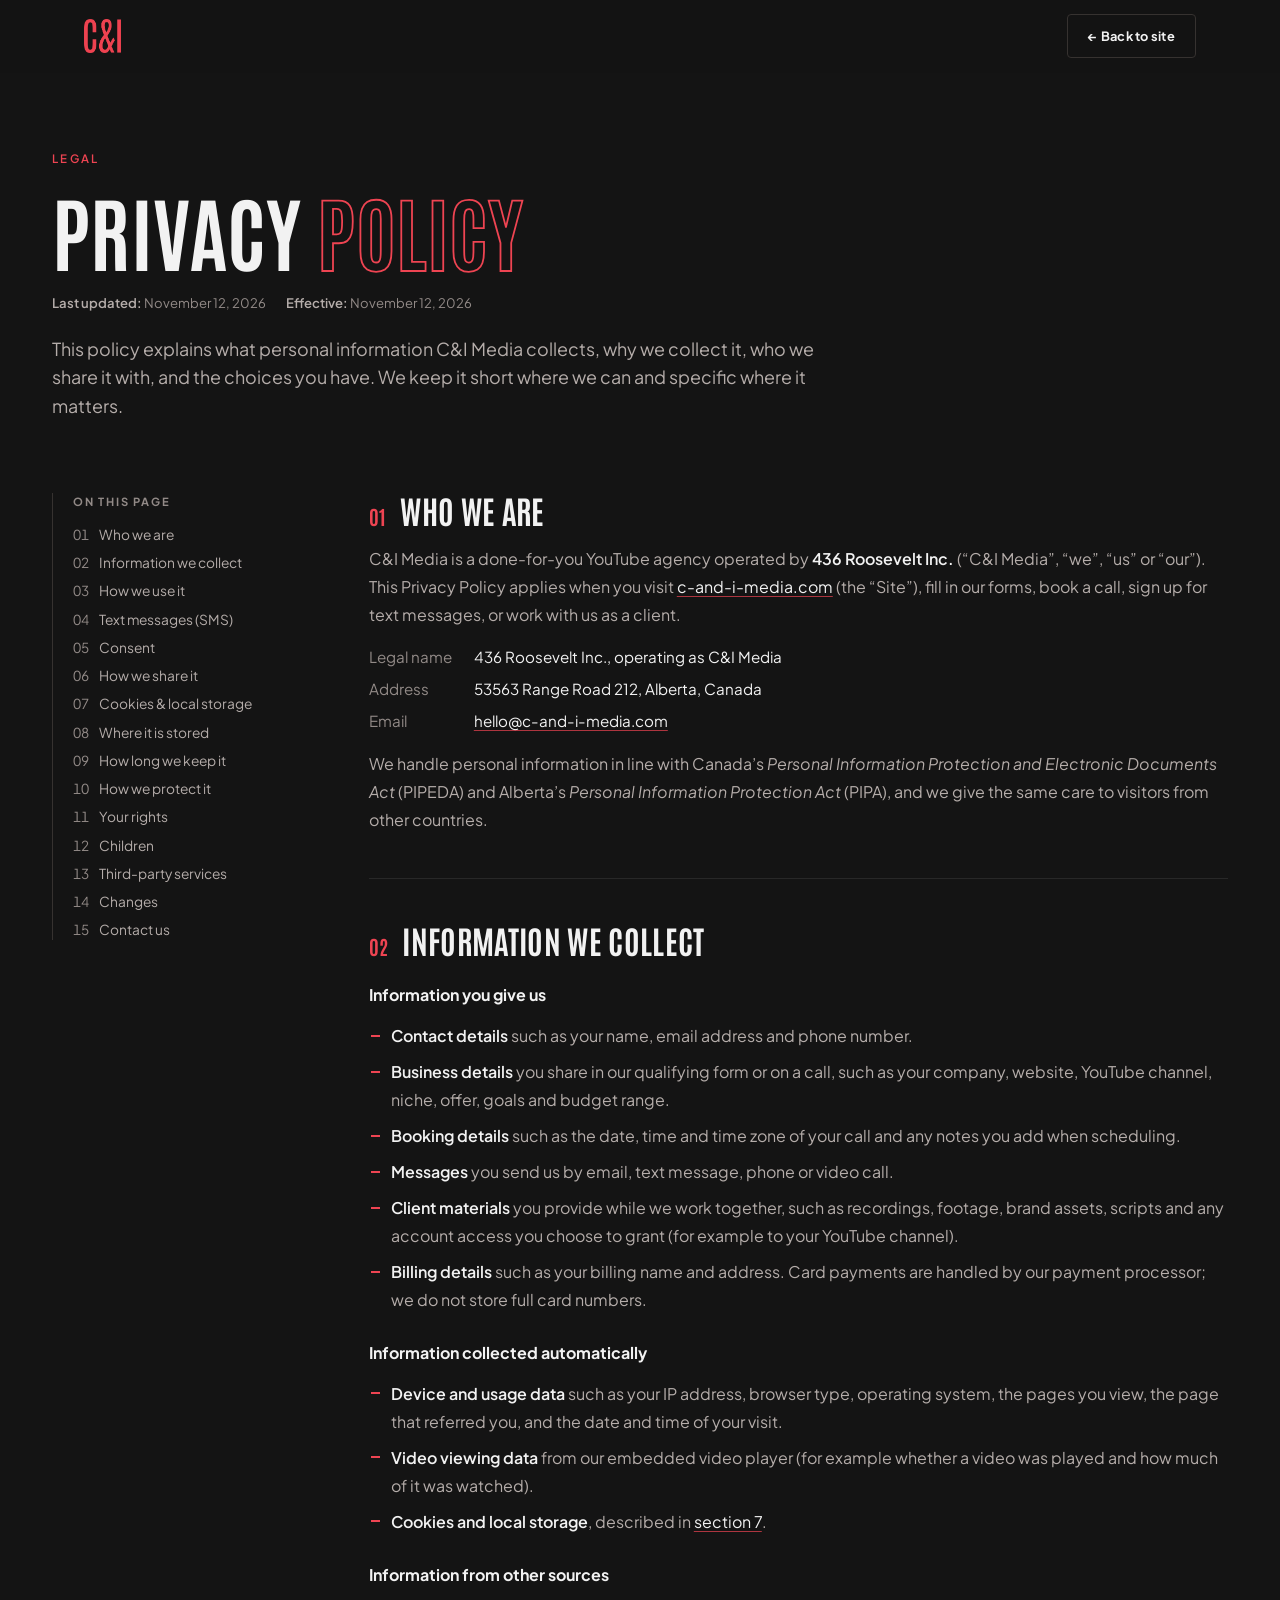
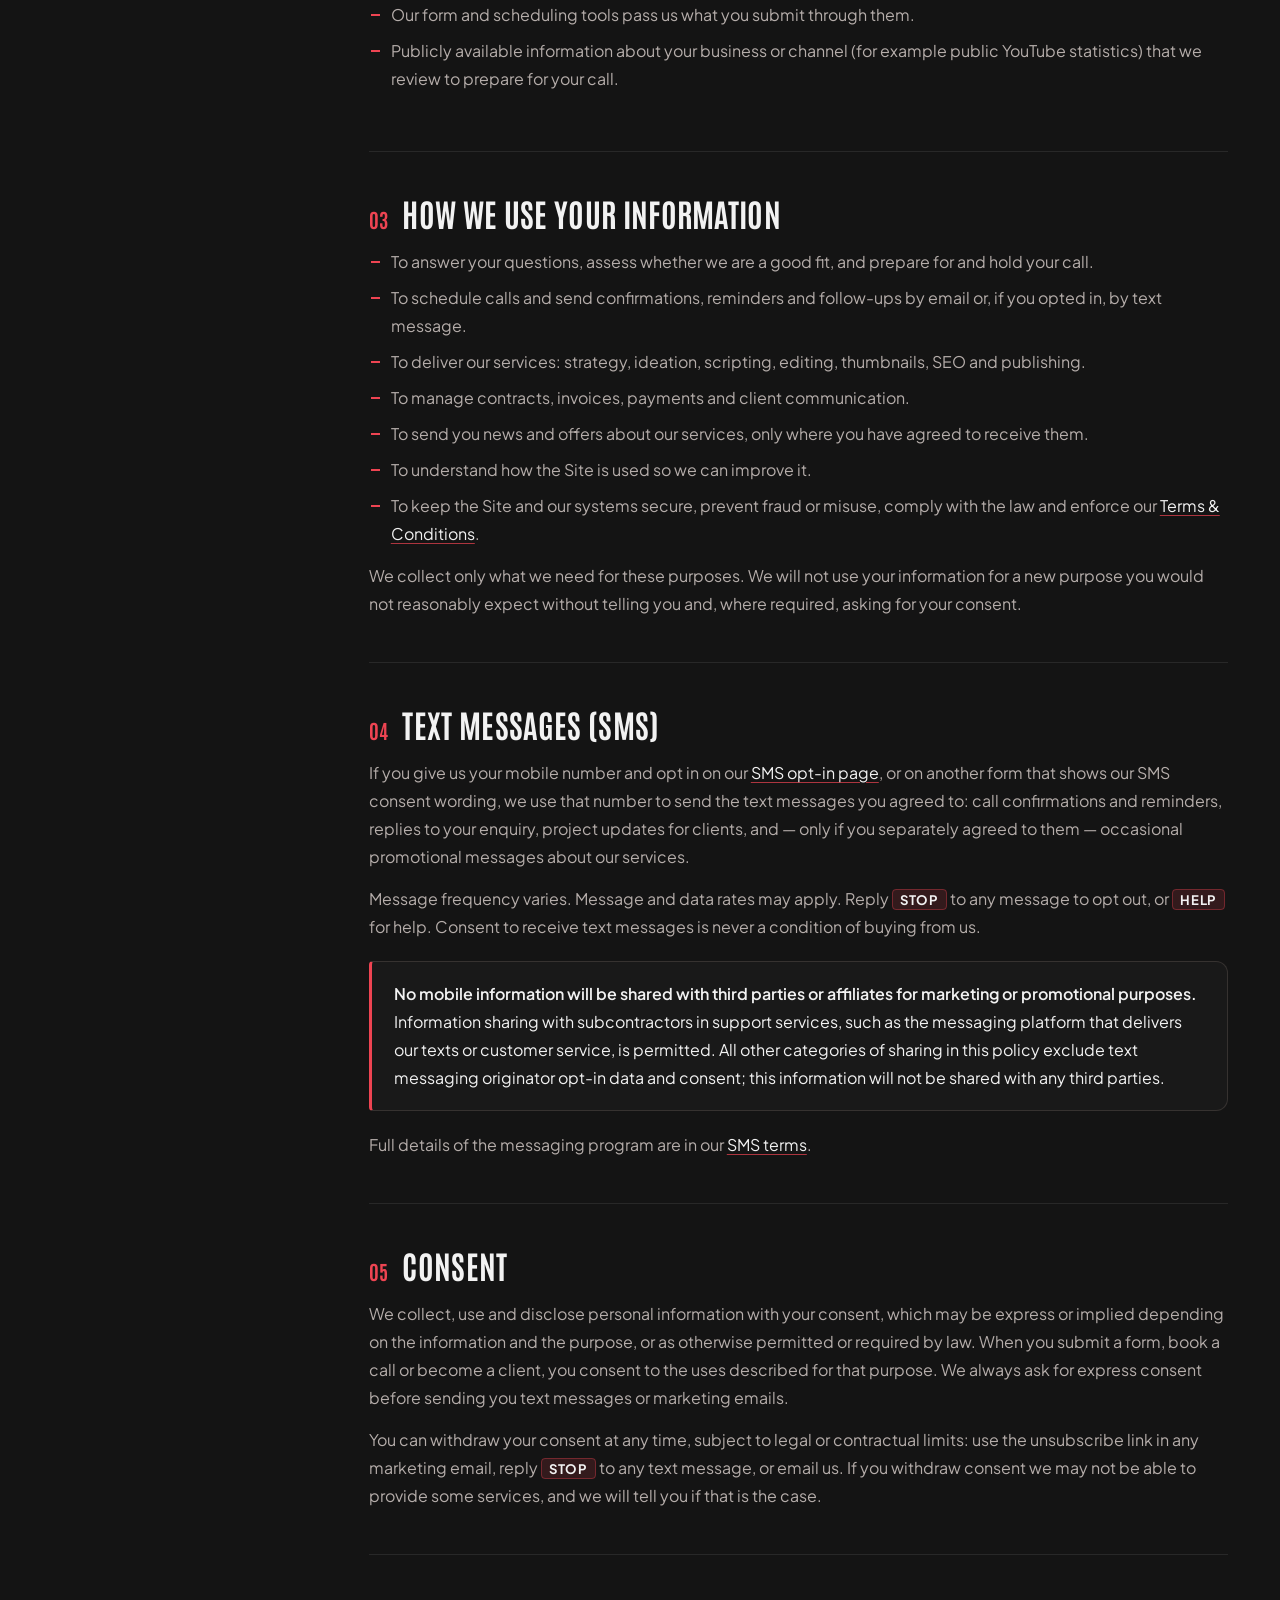
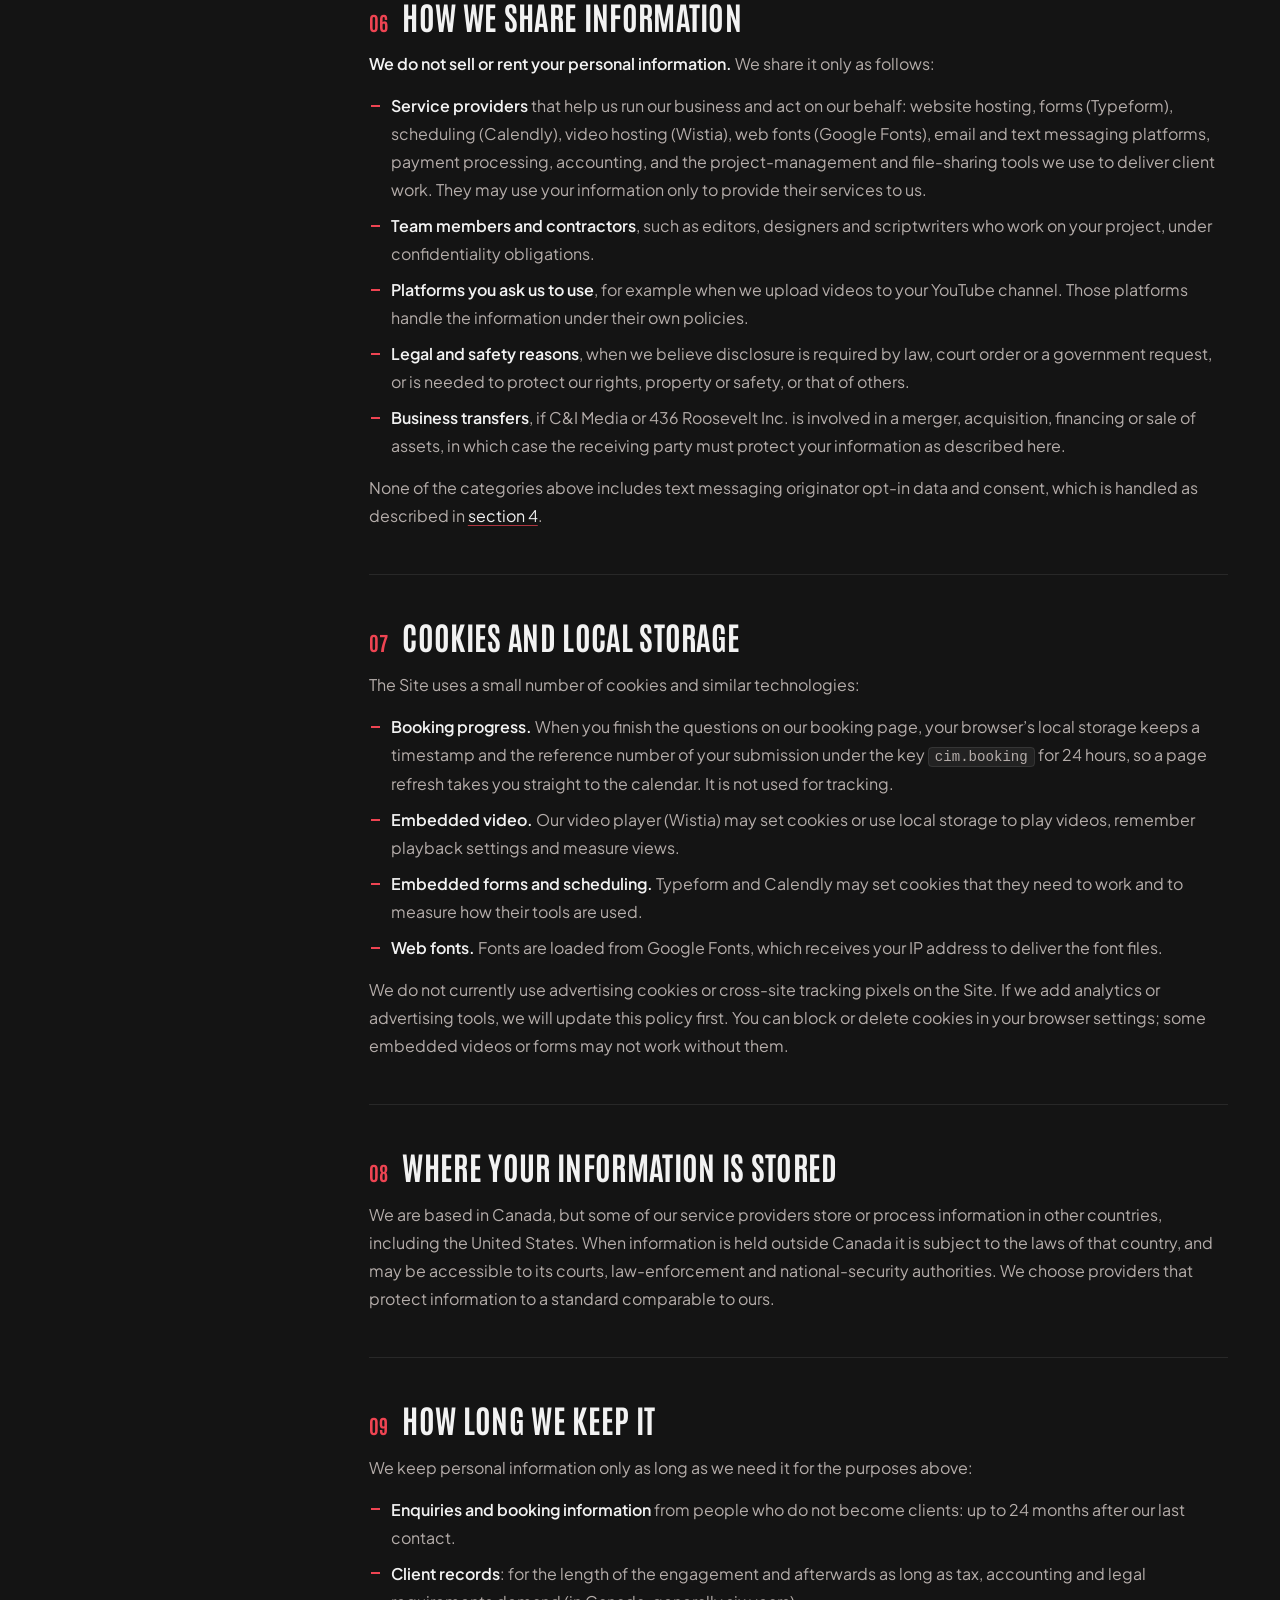
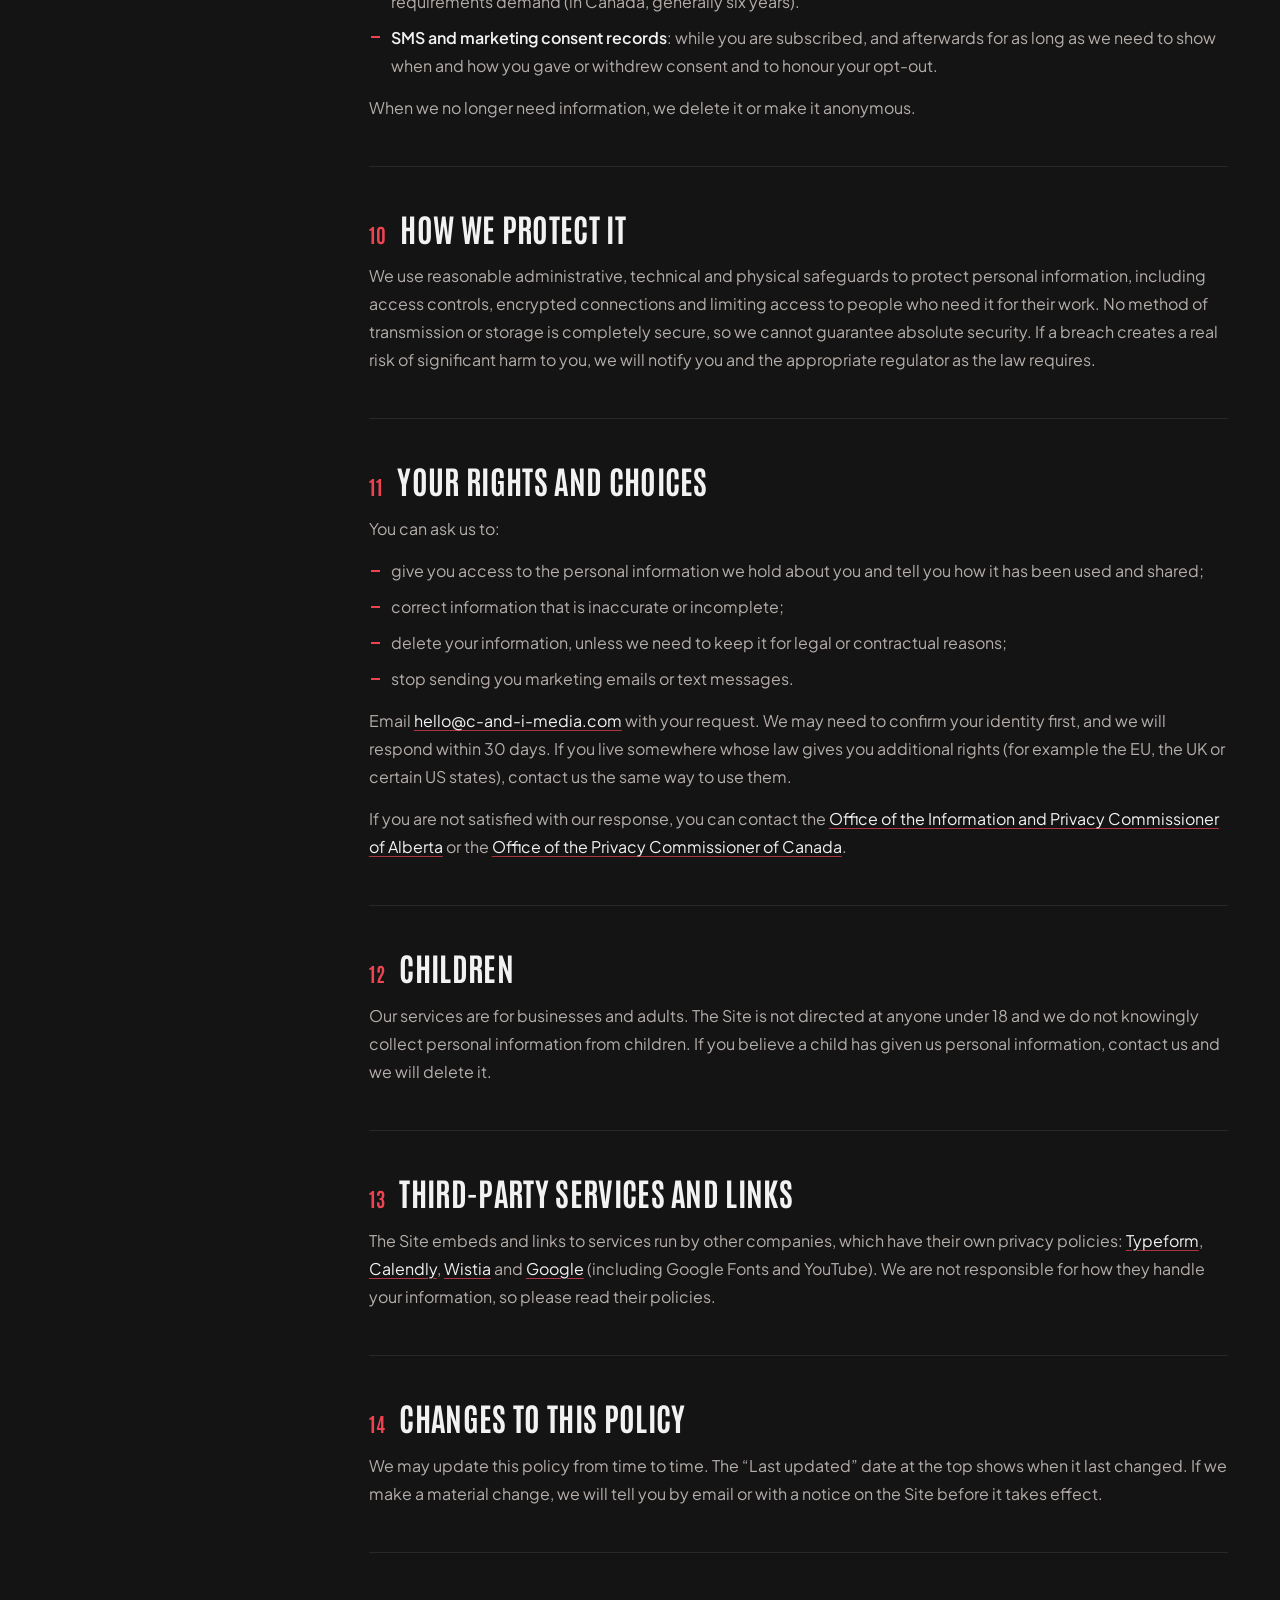
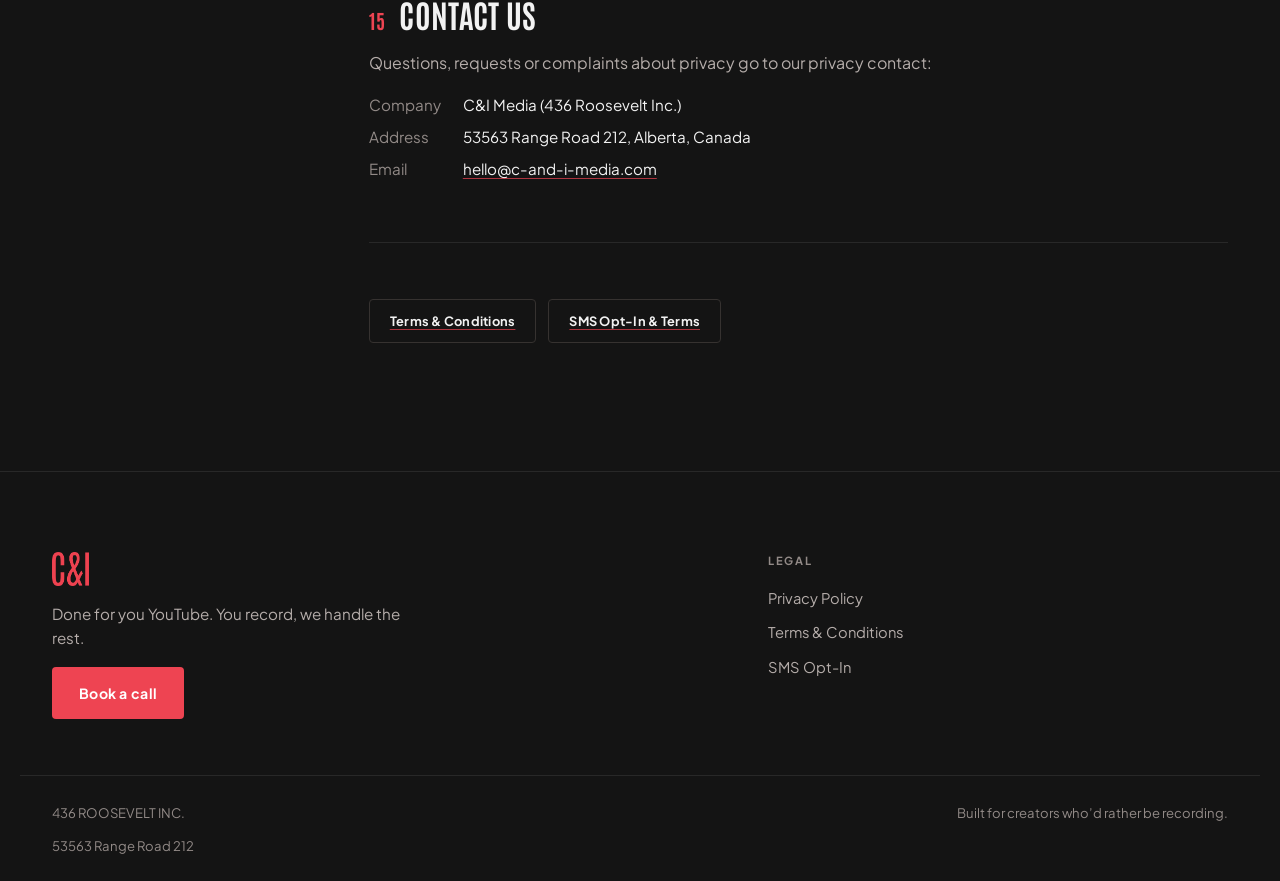
<file: privacy-policy.html>
<!doctype html>
<html lang="en">

<head>
  <meta charset="utf-8">
  <meta name="viewport" content="width=device-width, initial-scale=1">
  <title>Privacy Policy — C&amp;I Media</title>
  <meta name="description"
    content="How C&I Media (436 Roosevelt Inc.) collects, uses, shares and protects personal information, including mobile numbers and SMS consent.">
  <link rel="canonical" href="https://c-and-i-media.com/privacy-policy.html">
  <link rel="icon" type="image/png" sizes="64x64" href="assets/trusted/favicon.png">
  <link rel="apple-touch-icon" href="assets/trusted/favlogo.png">

  <meta property="og:type" content="website">
  <meta property="og:url" content="https://c-and-i-media.com/privacy-policy.html">
  <meta property="og:title" content="Privacy Policy — C&amp;I Media">
  <meta property="og:description" content="How C&I Media collects, uses, shares and protects your personal information.">

  <link rel="preconnect" href="https://fonts.googleapis.com">
  <link rel="preconnect" href="https://fonts.gstatic.com" crossorigin>
  <link
    href="https://fonts.googleapis.com/css2?family=Antonio:wght@400;600;700&family=Plus+Jakarta+Sans:wght@400;500;600;700&display=swap"
    rel="stylesheet">
  <script>document.documentElement.classList.add("js");</script>
  <link rel="stylesheet" href="styles.css">
  <link rel="stylesheet" href="legal.css">
</head>

<body>

  <a class="skip" href="#content">Skip to content</a>

  <!-- ============ NAV ============ -->
  <header class="nav" id="nav">
    <div class="nav__inner">
      <a class="brand" href="index.html" aria-label="C&amp;I Media home">
        <img class="brand__logo" src="assets/trusted/logo.png" alt="C&amp;I Media" width="30" height="30"
          decoding="async">
      </a>

      <div class="nav__right">
        <a class="btn btn--ghost btn--sm" href="index.html">&larr; Back to site</a>
      </div>
    </div>
  </header>

  <!-- ============ PRIVACY POLICY ============ -->
  <main class="legal" id="content">
    <div class="legal__glow" aria-hidden="true"></div>

    <div class="wrap legal__inner">
      <header class="legal__head">
        <p class="kicker">Legal</p>
        <h1 class="display display--2">Privacy <span class="outline">Policy</span></h1>
        <p class="legal__meta">
          <span><strong>Last updated:</strong> November 12, 2026</span>
          <span><strong>Effective:</strong> November 12, 2026</span>
        </p>
        <p class="legal__intro">
          This policy explains what personal information C&amp;I Media collects, why we collect it, who we share it
          with, and the choices you have. We keep it short where we can and specific where it matters.
        </p>
      </header>

      <div class="legal__grid">
        <nav class="toc" aria-label="On this page">
          <p class="toc__label">On this page</p>
          <ol>
            <li><a href="#who">Who we are</a></li>
            <li><a href="#collect">Information we collect</a></li>
            <li><a href="#use">How we use it</a></li>
            <li><a href="#sms">Text messages (SMS)</a></li>
            <li><a href="#consent">Consent</a></li>
            <li><a href="#share">How we share it</a></li>
            <li><a href="#cookies">Cookies &amp; local storage</a></li>
            <li><a href="#storage">Where it is stored</a></li>
            <li><a href="#retention">How long we keep it</a></li>
            <li><a href="#security">How we protect it</a></li>
            <li><a href="#rights">Your rights</a></li>
            <li><a href="#children">Children</a></li>
            <li><a href="#links">Third-party services</a></li>
            <li><a href="#changes">Changes</a></li>
            <li><a href="#contact">Contact us</a></li>
          </ol>
        </nav>

        <article class="prose">

          <section id="who">
            <h2>Who we are</h2>
            <p>
              C&amp;I Media is a done-for-you YouTube agency operated by <strong>436 Roosevelt Inc.</strong>
              (&ldquo;C&amp;I Media&rdquo;, &ldquo;we&rdquo;, &ldquo;us&rdquo; or &ldquo;our&rdquo;). This Privacy
              Policy applies when you visit <a href="https://c-and-i-media.com/">c-and-i-media.com</a> (the
              &ldquo;Site&rdquo;), fill in our forms, book a call, sign up for text messages, or work with us as a
              client.
            </p>
            <dl class="facts">
              <dt>Legal name</dt>
              <dd>436 Roosevelt Inc., operating as C&amp;I Media</dd>
              <dt>Address</dt>
              <dd>53563 Range Road 212, Alberta, Canada</dd>
              <dt>Email</dt>
              <dd><a href="mailto:hello@c-and-i-media.com">hello@c-and-i-media.com</a></dd>
            </dl>
            <p>
              We handle personal information in line with Canada&rsquo;s <em>Personal Information Protection and
              Electronic Documents Act</em> (PIPEDA) and Alberta&rsquo;s <em>Personal Information Protection
              Act</em> (PIPA), and we give the same care to visitors from other countries.
            </p>
          </section>

          <section id="collect">
            <h2>Information we collect</h2>

            <h3>Information you give us</h3>
            <ul>
              <li><strong>Contact details</strong> such as your name, email address and phone number.</li>
              <li><strong>Business details</strong> you share in our qualifying form or on a call, such as your
                company, website, YouTube channel, niche, offer, goals and budget range.</li>
              <li><strong>Booking details</strong> such as the date, time and time zone of your call and any notes
                you add when scheduling.</li>
              <li><strong>Messages</strong> you send us by email, text message, phone or video call.</li>
              <li><strong>Client materials</strong> you provide while we work together, such as recordings, footage,
                brand assets, scripts and any account access you choose to grant (for example to your YouTube
                channel).</li>
              <li><strong>Billing details</strong> such as your billing name and address. Card payments are handled
                by our payment processor; we do not store full card numbers.</li>
            </ul>

            <h3>Information collected automatically</h3>
            <ul>
              <li><strong>Device and usage data</strong> such as your IP address, browser type, operating system,
                the pages you view, the page that referred you, and the date and time of your visit.</li>
              <li><strong>Video viewing data</strong> from our embedded video player (for example whether a video
                was played and how much of it was watched).</li>
              <li><strong>Cookies and local storage</strong>, described in <a href="#cookies">section 7</a>.</li>
            </ul>

            <h3>Information from other sources</h3>
            <ul>
              <li>Our form and scheduling tools pass us what you submit through them.</li>
              <li>Publicly available information about your business or channel (for example public YouTube
                statistics) that we review to prepare for your call.</li>
            </ul>
          </section>

          <section id="use">
            <h2>How we use your information</h2>
            <ul>
              <li>To answer your questions, assess whether we are a good fit, and prepare for and hold your
                call.</li>
              <li>To schedule calls and send confirmations, reminders and follow-ups by email or, if you opted in,
                by text message.</li>
              <li>To deliver our services: strategy, ideation, scripting, editing, thumbnails, SEO and
                publishing.</li>
              <li>To manage contracts, invoices, payments and client communication.</li>
              <li>To send you news and offers about our services, only where you have agreed to receive them.</li>
              <li>To understand how the Site is used so we can improve it.</li>
              <li>To keep the Site and our systems secure, prevent fraud or misuse, comply with the law and enforce
                our <a href="terms.html">Terms &amp; Conditions</a>.</li>
            </ul>
            <p>
              We collect only what we need for these purposes. We will not use your information for a new purpose
              you would not reasonably expect without telling you and, where required, asking for your consent.
            </p>
          </section>

          <section id="sms">
            <h2>Text messages (SMS)</h2>
            <p>
              If you give us your mobile number and opt in on our <a href="sms-opt-in.html">SMS opt-in page</a>,
              or on another form that shows our SMS consent wording, we use that number to send the text messages
              you agreed to: call confirmations and reminders, replies to your enquiry, project updates for
              clients, and &mdash; only if you separately agreed to them &mdash; occasional promotional messages
              about our services.
            </p>
            <p>
              Message frequency varies. Message and data rates may apply. Reply <span class="kw">STOP</span> to any
              message to opt out, or <span class="kw">HELP</span> for help. Consent to receive text messages is
              never a condition of buying from us.
            </p>
            <div class="callout">
              <p>
                <strong>No mobile information will be shared with third parties or affiliates for marketing or
                  promotional purposes.</strong> Information sharing with subcontractors in support services, such
                as the messaging platform that delivers our texts or customer service, is permitted. All other
                categories of sharing in this policy exclude text messaging originator opt-in data and consent;
                this information will not be shared with any third parties.
              </p>
            </div>
            <p>
              Full details of the messaging program are in our <a href="sms-opt-in.html">SMS terms</a>.
            </p>
          </section>

          <section id="consent">
            <h2>Consent</h2>
            <p>
              We collect, use and disclose personal information with your consent, which may be express or implied
              depending on the information and the purpose, or as otherwise permitted or required by law. When you
              submit a form, book a call or become a client, you consent to the uses described for that purpose.
              We always ask for express consent before sending you text messages or marketing emails.
            </p>
            <p>
              You can withdraw your consent at any time, subject to legal or contractual limits: use the
              unsubscribe link in any marketing email, reply <span class="kw">STOP</span> to any text message, or
              email us. If you withdraw consent we may not be able to provide some services, and we will tell you
              if that is the case.
            </p>
          </section>

          <section id="share">
            <h2>How we share information</h2>
            <p><strong>We do not sell or rent your personal information.</strong> We share it only as follows:</p>
            <ul>
              <li><strong>Service providers</strong> that help us run our business and act on our behalf: website
                hosting, forms (Typeform), scheduling (Calendly), video hosting (Wistia), web fonts (Google Fonts),
                email and text messaging platforms, payment processing, accounting, and the project-management and
                file-sharing tools we use to deliver client work. They may use your information only to provide
                their services to us.</li>
              <li><strong>Team members and contractors</strong>, such as editors, designers and scriptwriters who
                work on your project, under confidentiality obligations.</li>
              <li><strong>Platforms you ask us to use</strong>, for example when we upload videos to your YouTube
                channel. Those platforms handle the information under their own policies.</li>
              <li><strong>Legal and safety reasons</strong>, when we believe disclosure is required by law, court
                order or a government request, or is needed to protect our rights, property or safety, or that of
                others.</li>
              <li><strong>Business transfers</strong>, if C&amp;I Media or 436 Roosevelt Inc. is involved in a
                merger, acquisition, financing or sale of assets, in which case the receiving party must protect
                your information as described here.</li>
            </ul>
            <p>
              None of the categories above includes text messaging originator opt-in data and consent, which is
              handled as described in <a href="#sms">section 4</a>.
            </p>
          </section>

          <section id="cookies">
            <h2>Cookies and local storage</h2>
            <p>The Site uses a small number of cookies and similar technologies:</p>
            <ul>
              <li><strong>Booking progress.</strong> When you finish the questions on our booking page, your
                browser&rsquo;s local storage keeps a timestamp and the reference number of your submission under
                the key <code>cim.booking</code> for 24 hours, so a page refresh takes you straight to the
                calendar. It is not used for tracking.</li>
              <li><strong>Embedded video.</strong> Our video player (Wistia) may set cookies or use local storage
                to play videos, remember playback settings and measure views.</li>
              <li><strong>Embedded forms and scheduling.</strong> Typeform and Calendly may set cookies that they
                need to work and to measure how their tools are used.</li>
              <li><strong>Web fonts.</strong> Fonts are loaded from Google Fonts, which receives your IP address
                to deliver the font files.</li>
            </ul>
            <p>
              We do not currently use advertising cookies or cross-site tracking pixels on the Site. If we add
              analytics or advertising tools, we will update this policy first. You can block or delete cookies in
              your browser settings; some embedded videos or forms may not work without them.
            </p>
          </section>

          <section id="storage">
            <h2>Where your information is stored</h2>
            <p>
              We are based in Canada, but some of our service providers store or process information in other
              countries, including the United States. When information is held outside Canada it is subject to the
              laws of that country, and may be accessible to its courts, law-enforcement and national-security
              authorities. We choose providers that protect information to a standard comparable to ours.
            </p>
          </section>

          <section id="retention">
            <h2>How long we keep it</h2>
            <p>We keep personal information only as long as we need it for the purposes above:</p>
            <ul>
              <li><strong>Enquiries and booking information</strong> from people who do not become clients: up to
                24 months after our last contact.</li>
              <li><strong>Client records</strong>: for the length of the engagement and afterwards as long as tax,
                accounting and legal requirements demand (in Canada, generally six years).</li>
              <li><strong>SMS and marketing consent records</strong>: while you are subscribed, and afterwards for
                as long as we need to show when and how you gave or withdrew consent and to honour your
                opt-out.</li>
            </ul>
            <p>When we no longer need information, we delete it or make it anonymous.</p>
          </section>

          <section id="security">
            <h2>How we protect it</h2>
            <p>
              We use reasonable administrative, technical and physical safeguards to protect personal information,
              including access controls, encrypted connections and limiting access to people who need it for their
              work. No method of transmission or storage is completely secure, so we cannot guarantee absolute
              security. If a breach creates a real risk of significant harm to you, we will notify you and the
              appropriate regulator as the law requires.
            </p>
          </section>

          <section id="rights">
            <h2>Your rights and choices</h2>
            <p>You can ask us to:</p>
            <ul>
              <li>give you access to the personal information we hold about you and tell you how it has been used
                and shared;</li>
              <li>correct information that is inaccurate or incomplete;</li>
              <li>delete your information, unless we need to keep it for legal or contractual reasons;</li>
              <li>stop sending you marketing emails or text messages.</li>
            </ul>
            <p>
              Email <a href="mailto:hello@c-and-i-media.com">hello@c-and-i-media.com</a> with your request. We may
              need to confirm your identity first, and we will respond within 30 days. If you live somewhere whose
              law gives you additional rights (for example the EU, the UK or certain US states), contact us the
              same way to use them.
            </p>
            <p>
              If you are not satisfied with our response, you can contact the
              <a href="https://oipc.ab.ca/" rel="noopener" target="_blank">Office of the Information and Privacy
                Commissioner of Alberta</a> or the
              <a href="https://www.priv.gc.ca/" rel="noopener" target="_blank">Office of the Privacy Commissioner of
                Canada</a>.
            </p>
          </section>

          <section id="children">
            <h2>Children</h2>
            <p>
              Our services are for businesses and adults. The Site is not directed at anyone under 18 and we do not
              knowingly collect personal information from children. If you believe a child has given us personal
              information, contact us and we will delete it.
            </p>
          </section>

          <section id="links">
            <h2>Third-party services and links</h2>
            <p>
              The Site embeds and links to services run by other companies, which have their own privacy policies:
              <a href="https://www.typeform.com/privacy-policy/" rel="noopener" target="_blank">Typeform</a>,
              <a href="https://calendly.com/privacy" rel="noopener" target="_blank">Calendly</a>,
              <a href="https://wistia.com/privacy" rel="noopener" target="_blank">Wistia</a> and
              <a href="https://policies.google.com/privacy" rel="noopener" target="_blank">Google</a> (including
              Google Fonts and YouTube). We are not responsible for how they handle your information, so please
              read their policies.
            </p>
          </section>

          <section id="changes">
            <h2>Changes to this policy</h2>
            <p>
              We may update this policy from time to time. The &ldquo;Last updated&rdquo; date at the top shows
              when it last changed. If we make a material change, we will tell you by email or with a notice on the
              Site before it takes effect.
            </p>
          </section>

          <section id="contact">
            <h2>Contact us</h2>
            <p>Questions, requests or complaints about privacy go to our privacy contact:</p>
            <dl class="facts">
              <dt>Company</dt>
              <dd>C&amp;I Media (436 Roosevelt Inc.)</dd>
              <dt>Address</dt>
              <dd>53563 Range Road 212, Alberta, Canada</dd>
              <dt>Email</dt>
              <dd><a href="mailto:hello@c-and-i-media.com">hello@c-and-i-media.com</a></dd>
            </dl>
          </section>

          <nav class="legal__related" aria-label="Related policies">
            <a class="btn btn--ghost btn--sm" href="terms.html">Terms &amp; Conditions</a>
            <a class="btn btn--ghost btn--sm" href="sms-opt-in.html">SMS Opt-In &amp; Terms</a>
          </nav>
        </article>
      </div>
    </div>
  </main>

  <!-- ============ FOOTER ============ -->
  <footer class="footer">
    <div class="wrap footer__inner">
      <div class="footer__brand">
        <a class="brand brand--lg" href="index.html">
          <img class="brand__logo" src="assets/trusted/logo.png" alt="C&amp;I Media" width="30" height="30"
            decoding="async">
        </a>
        <p class="footer__tag">Done for you YouTube. You record, we handle the rest.</p>
        <a class="btn btn--accent" href="book.html">Book a call</a>
      </div>

      <div class="footer__col"></div>

      <nav class="footer__col" aria-label="Legal">
        <h3>Legal</h3>
        <a href="privacy-policy.html" aria-current="page">Privacy Policy</a>
        <a href="terms.html">Terms &amp; Conditions</a>
        <a href="sms-opt-in.html">SMS Opt-In</a>
      </nav>
    </div>

    <div class="wrap footer__bar">
      <p class="flex flex-col">
        <span>436 ROOSEVELT INC.</span>
        <span>53563 Range Road 212</span>
      </p>
      <p>Built for creators who&rsquo;d rather be recording.</p>
    </div>
  </footer>

  <script src="script.js"></script>
</body>

</html>
</file>
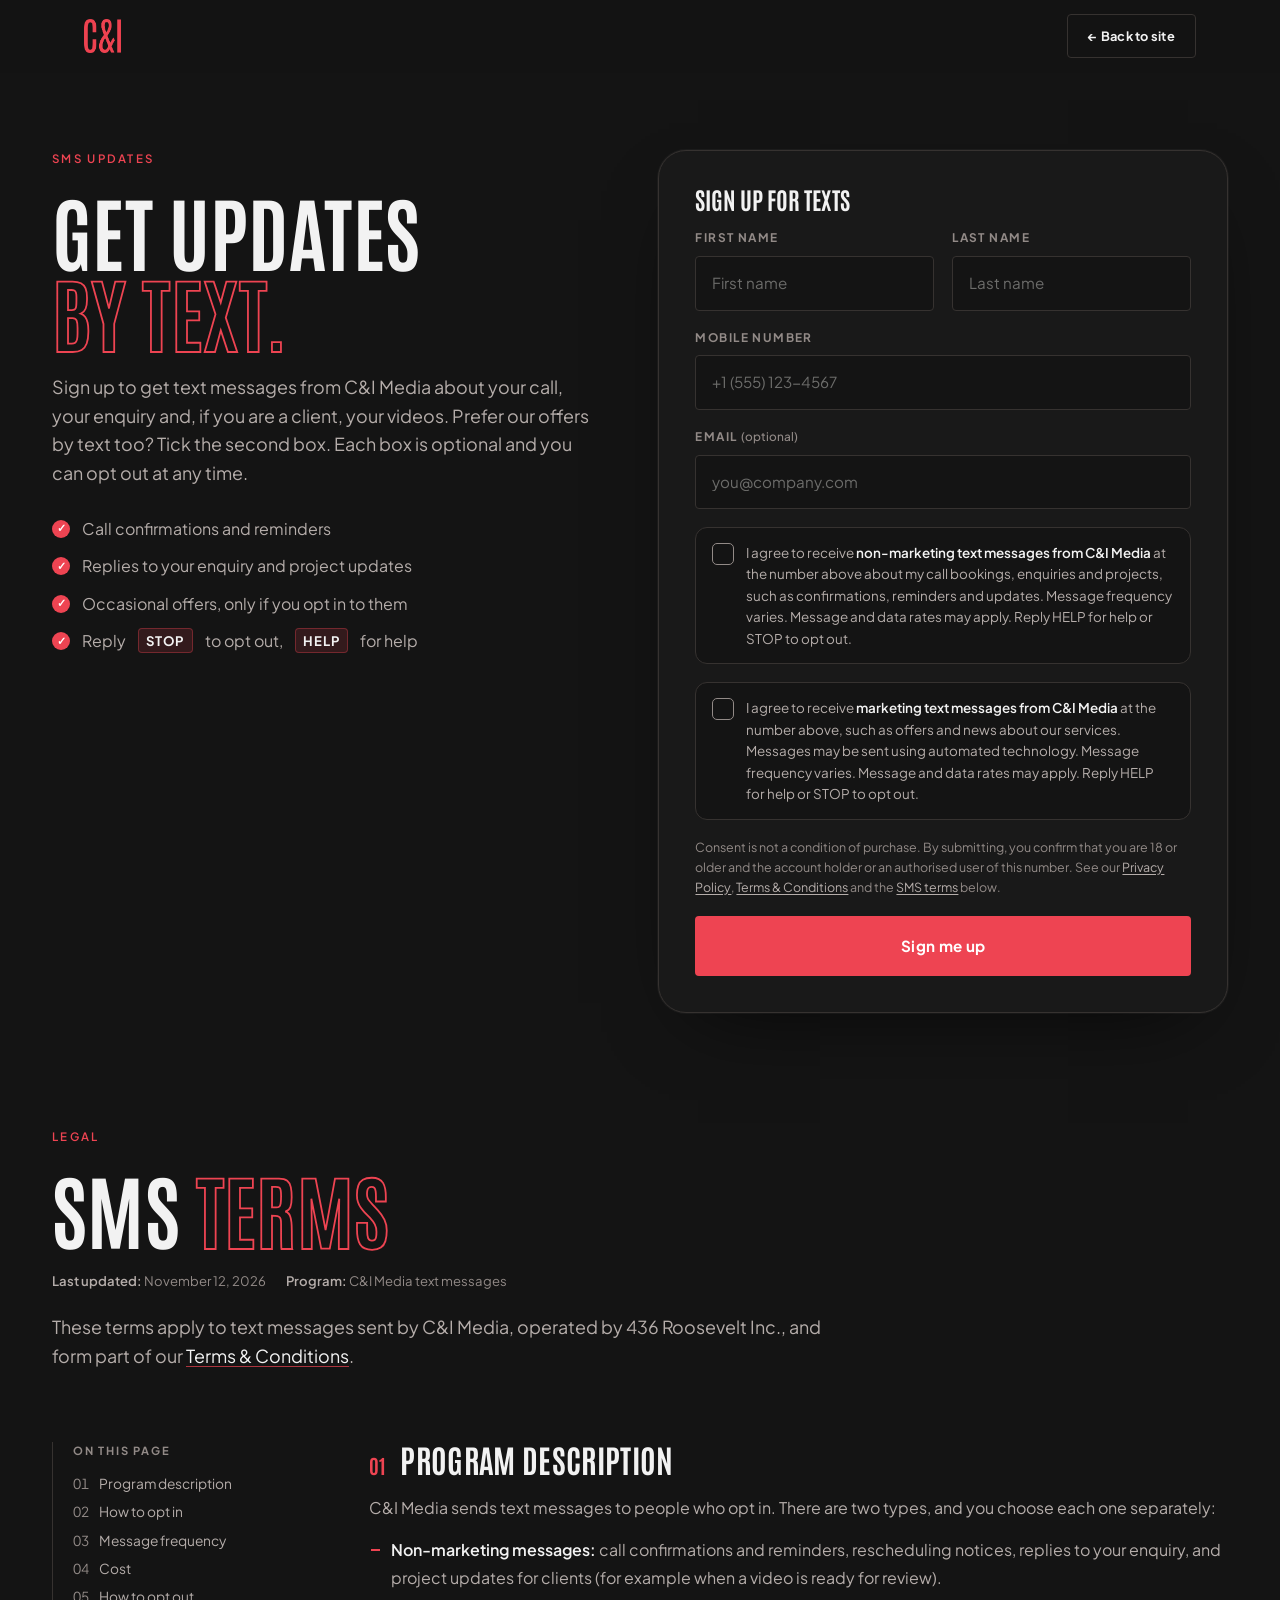
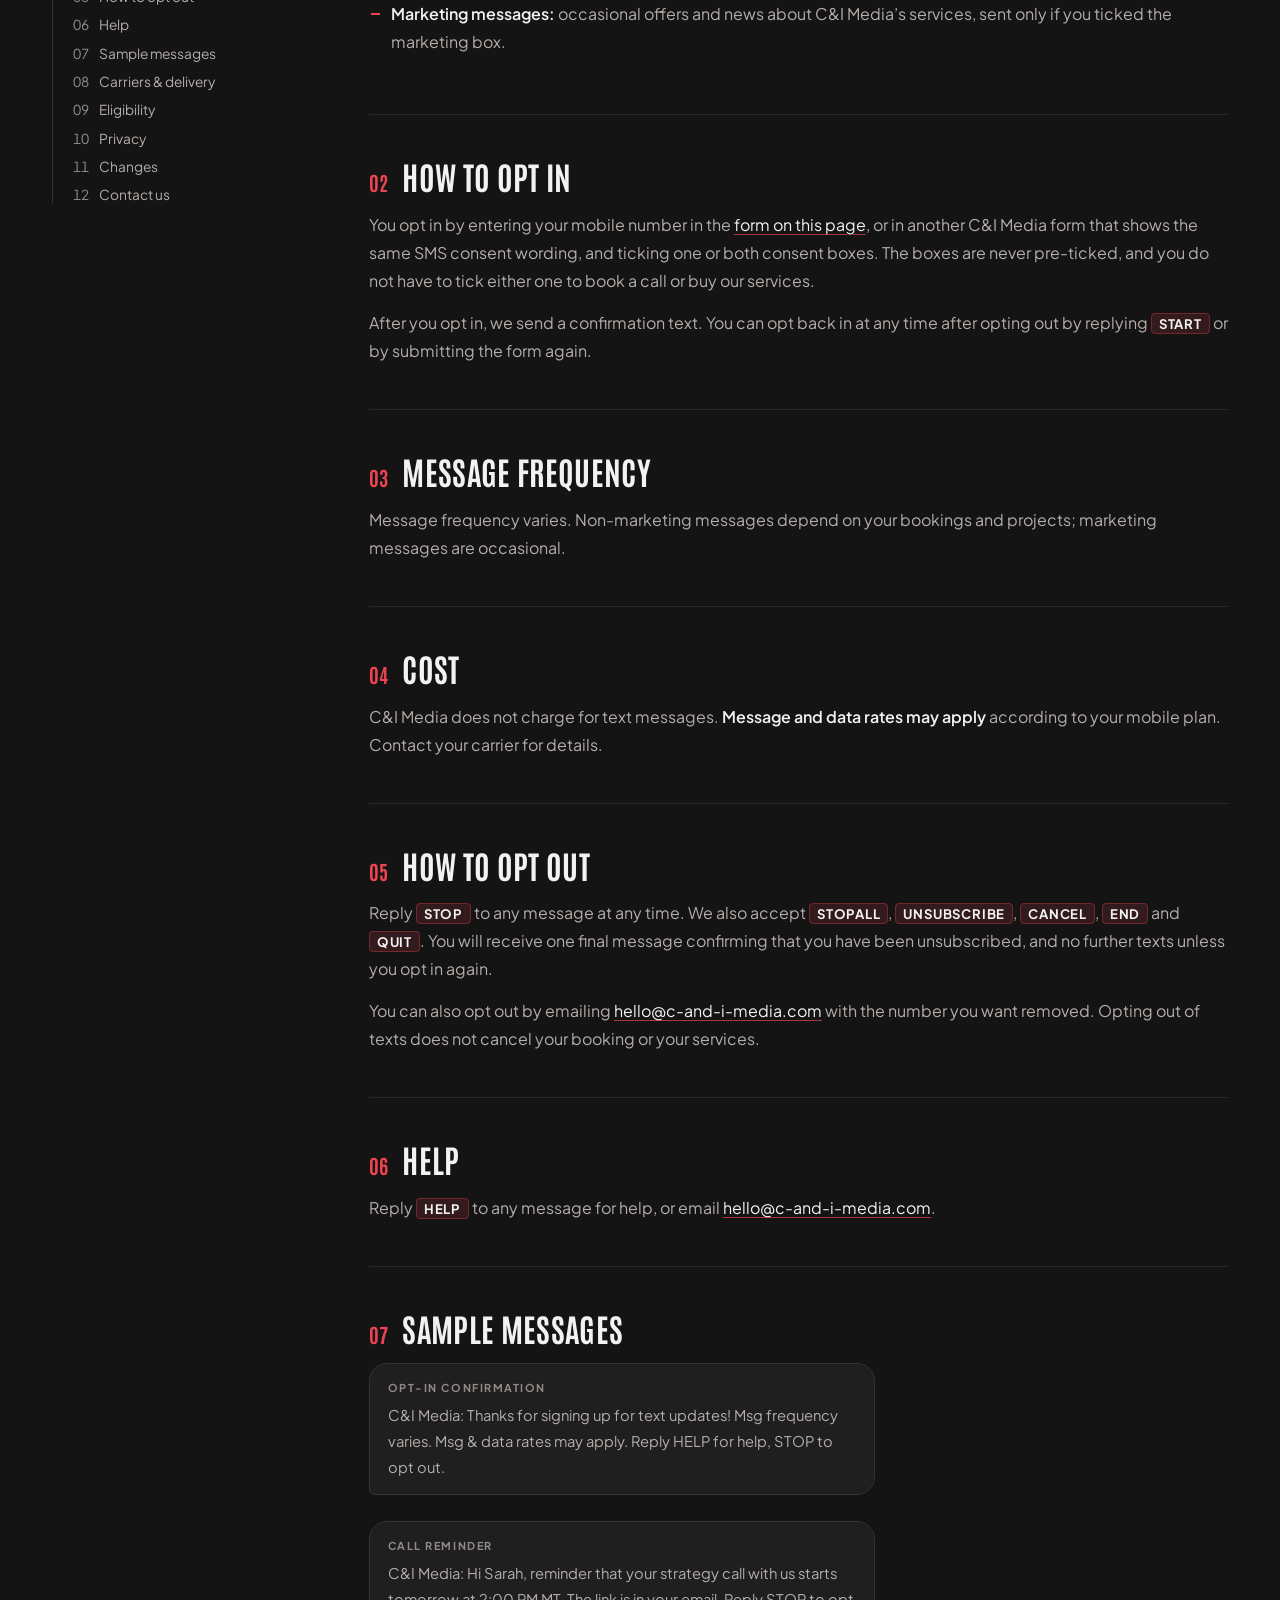
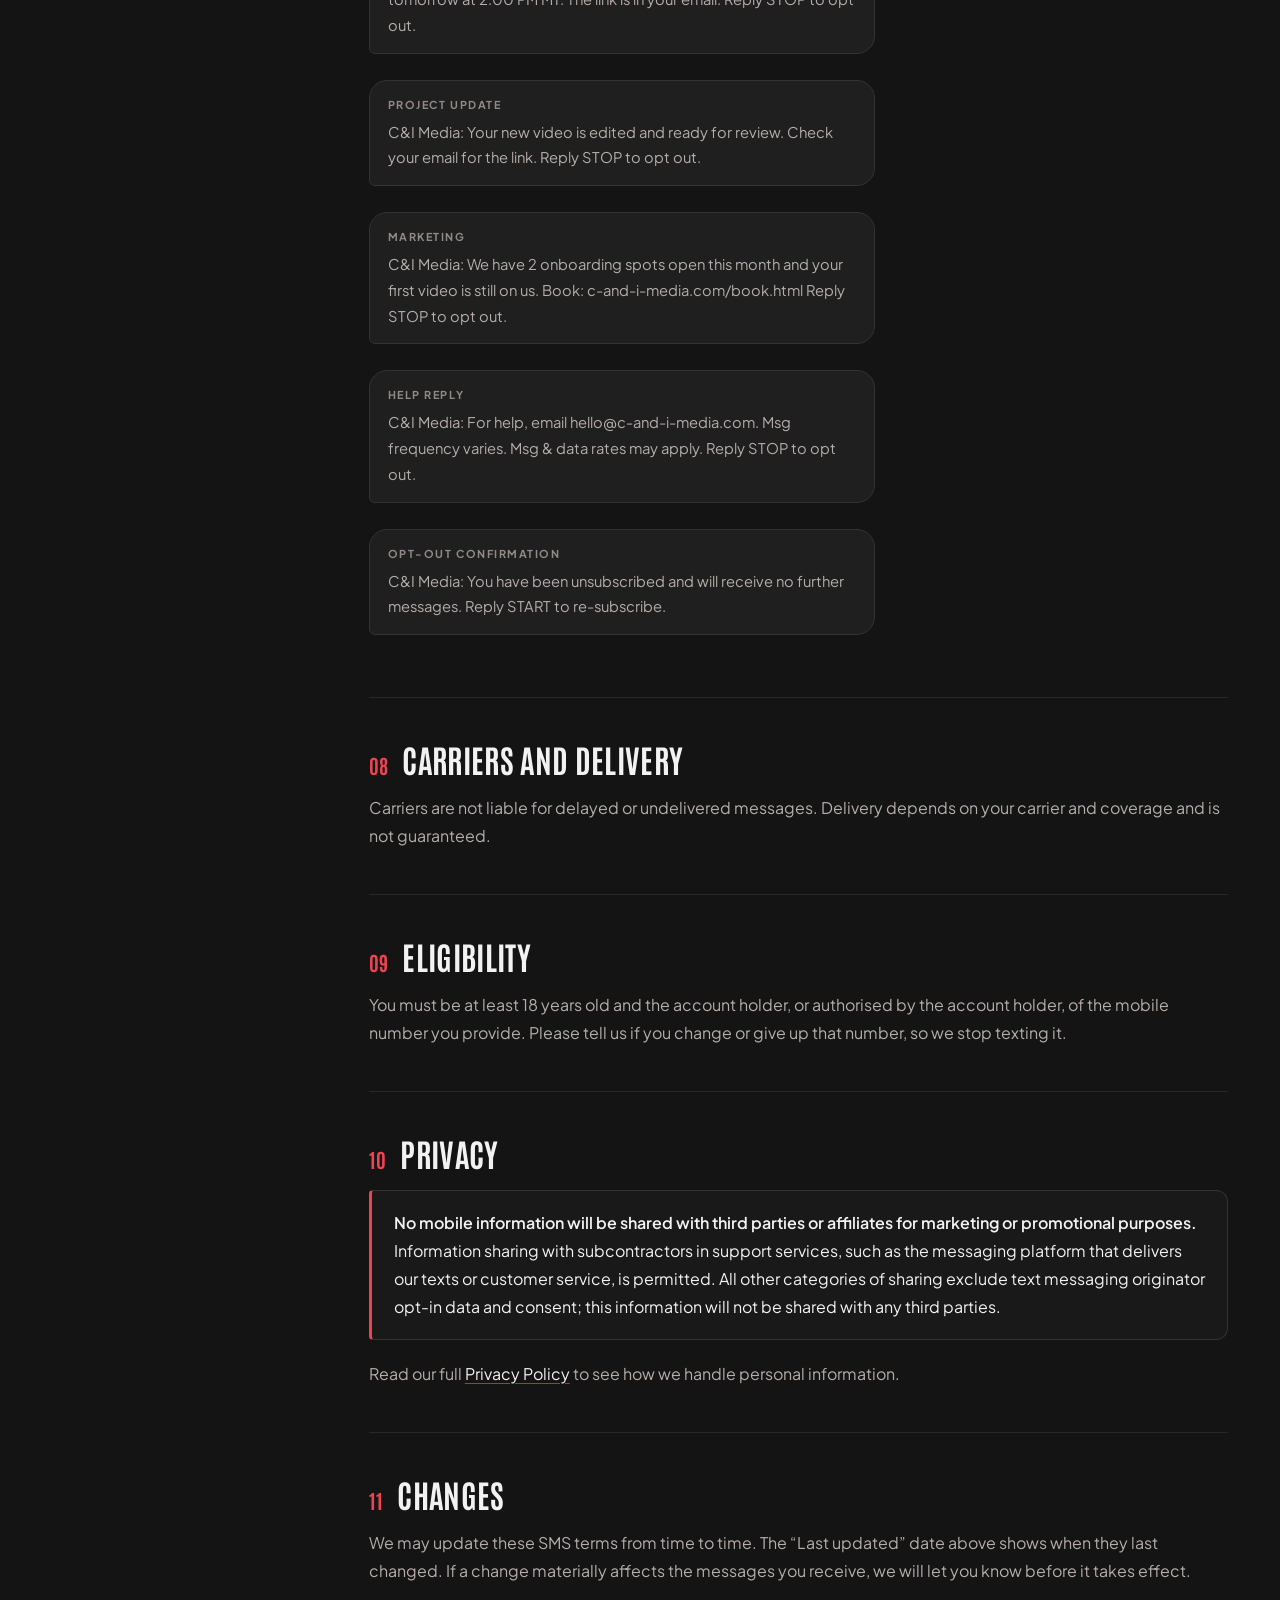
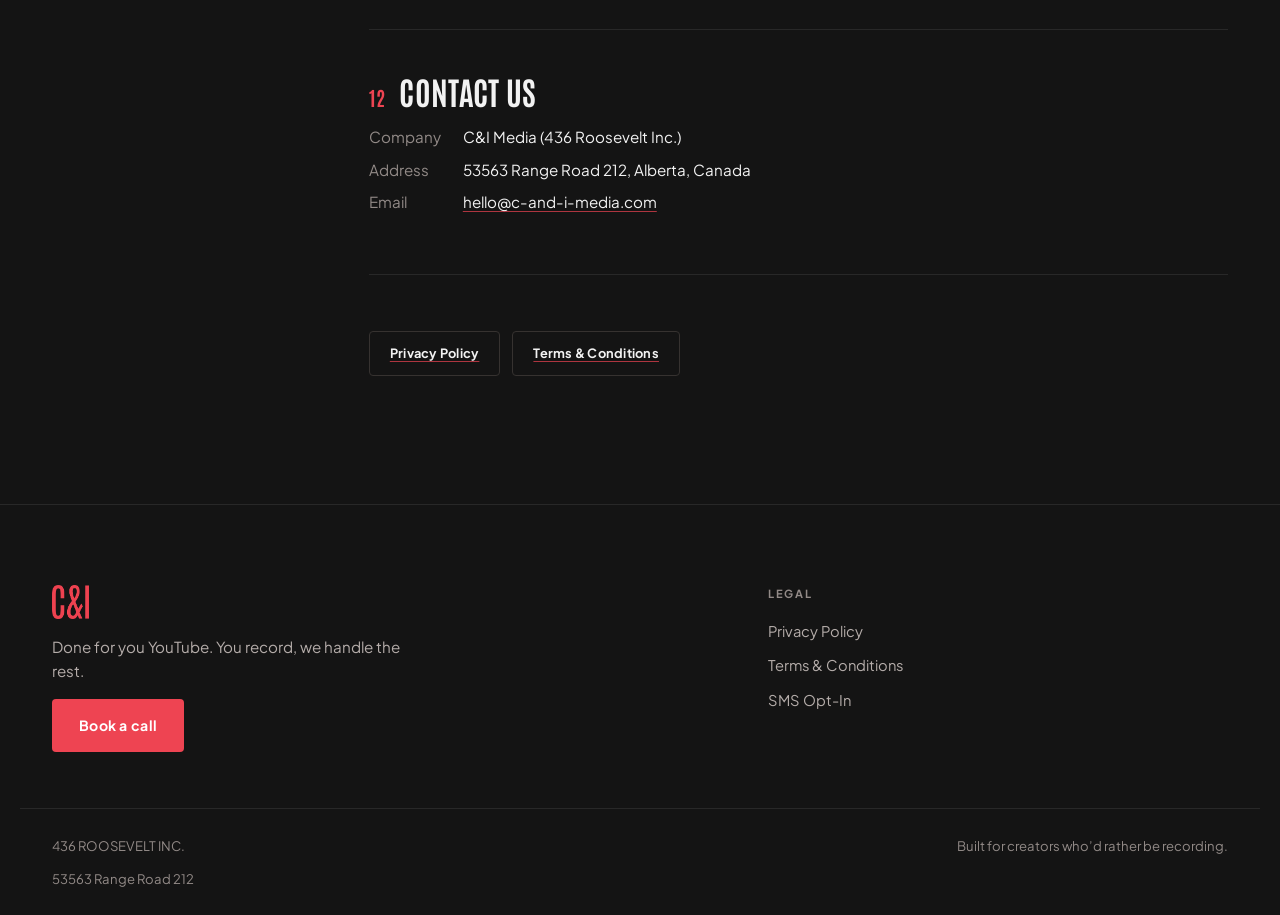
<file: sms-opt-in.html>
<!doctype html>
<html lang="en">

<head>
  <meta charset="utf-8">
  <meta name="viewport" content="width=device-width, initial-scale=1">
  <title>SMS Opt-In &amp; Terms — C&amp;I Media</title>
  <meta name="description"
    content="Sign up for text messages from C&I Media and read the SMS program terms: what we send, how often, costs, and how to opt out with STOP or get help with HELP.">
  <link rel="canonical" href="https://c-and-i-media.com/sms-opt-in.html">
  <link rel="icon" type="image/png" sizes="64x64" href="assets/trusted/favicon.png">
  <link rel="apple-touch-icon" href="assets/trusted/favlogo.png">

  <meta property="og:type" content="website">
  <meta property="og:url" content="https://c-and-i-media.com/sms-opt-in.html">
  <meta property="og:title" content="SMS Opt-In &amp; Terms — C&amp;I Media">
  <meta property="og:description" content="Sign up for text messages from C&I Media and read the SMS program terms.">

  <link rel="preconnect" href="https://fonts.googleapis.com">
  <link rel="preconnect" href="https://fonts.gstatic.com" crossorigin>
  <link
    href="https://fonts.googleapis.com/css2?family=Antonio:wght@400;600;700&family=Plus+Jakarta+Sans:wght@400;500;600;700&display=swap"
    rel="stylesheet">
  <script>document.documentElement.classList.add("js");</script>
  <link rel="stylesheet" href="styles.css">
  <link rel="stylesheet" href="legal.css">
</head>

<body>

  <a class="skip" href="#content">Skip to content</a>

  <!-- ============ NAV ============ -->
  <header class="nav" id="nav">
    <div class="nav__inner">
      <a class="brand" href="index.html" aria-label="C&amp;I Media home">
        <img class="brand__logo" src="assets/trusted/logo.png" alt="C&amp;I Media" width="30" height="30"
          decoding="async">
      </a>

      <div class="nav__right">
        <a class="btn btn--ghost btn--sm" href="index.html">&larr; Back to site</a>
      </div>
    </div>
  </header>

  <main class="legal" id="content">
    <div class="legal__glow" aria-hidden="true"></div>

    <div class="wrap legal__inner">

      <!-- ============ OPT-IN ============ -->
      <section class="optin" aria-labelledby="optinTitle">
        <div class="optin__copy">
          <p class="kicker">SMS updates</p>
          <h1 class="display display--2" id="optinTitle">Get updates<br><span class="outline">by text.</span></h1>
          <p class="legal__intro">
            Sign up to get text messages from C&amp;I Media about your call, your enquiry and, if you are a client,
            your videos. Prefer our offers by text too? Tick the second box. Each box is optional and you can opt out
            at any time.
          </p>
          <ul class="optin__points">
            <li><span class="tick" aria-hidden="true">&#10003;</span> Call confirmations and reminders</li>
            <li><span class="tick" aria-hidden="true">&#10003;</span> Replies to your enquiry and project updates</li>
            <li><span class="tick" aria-hidden="true">&#10003;</span> Occasional offers, only if you opt in to them</li>
            <li><span class="tick" aria-hidden="true">&#10003;</span> Reply <span class="kw">STOP</span> to opt out,
              <span class="kw">HELP</span> for help</li>
          </ul>
        </div>

        <!--
          Set data-endpoint to the URL that should receive sign-ups (GoHighLevel or Zapier/Make webhook,
          Formspree, your own API...). It gets a POST of form fields, including the exact consent wording the
          person agreed to and a timestamp. Until it is set, the form validates but does not send anything.
        -->
        <form class="smsform" id="smsForm" novalidate data-endpoint="">
          <p class="smsform__title">Sign up for texts</p>

          <div class="smsform__row">
            <label class="field" for="s-first">
              <span>First name</span>
              <input type="text" id="s-first" name="first_name" required autocomplete="given-name"
                placeholder="First name">
            </label>
            <label class="field" for="s-last">
              <span>Last name</span>
              <input type="text" id="s-last" name="last_name" required autocomplete="family-name"
                placeholder="Last name">
            </label>
          </div>

          <label class="field" for="s-phone">
            <span>Mobile number</span>
            <input type="tel" id="s-phone" name="phone" required autocomplete="tel" inputmode="tel"
              placeholder="+1 (555) 123-4567">
          </label>

          <label class="field" for="s-email">
            <span>Email <span class="opt">(optional)</span></span>
            <input type="email" id="s-email" name="email" autocomplete="email" placeholder="you@company.com">
          </label>

          <!-- honeypot: people never see or fill this -->
          <input class="sr-only" type="text" name="_gotcha" tabindex="-1" autocomplete="off" aria-hidden="true">

          <label class="consent" for="s-consent-service">
            <input type="checkbox" id="s-consent-service" name="consent_service" value="yes">
            <span class="consent__text" id="s-consent-service-text">
              I agree to receive <strong>non-marketing text messages from C&amp;I Media</strong> at the number above
              about my call bookings, enquiries and projects, such as confirmations, reminders and updates. Message
              frequency varies. Message and data rates may apply. Reply HELP for help or STOP to opt out.
            </span>
          </label>

          <label class="consent" for="s-consent-marketing">
            <input type="checkbox" id="s-consent-marketing" name="consent_marketing" value="yes">
            <span class="consent__text" id="s-consent-marketing-text">
              I agree to receive <strong>marketing text messages from C&amp;I Media</strong> at the number above,
              such as offers and news about our services. Messages may be sent using automated technology. Message
              frequency varies. Message and data rates may apply. Reply HELP for help or STOP to opt out.
            </span>
          </label>

          <p class="smsform__fine">
            Consent is not a condition of purchase. By submitting, you confirm that you are 18 or older and the
            account holder or an authorised user of this number. See our <a href="privacy-policy.html">Privacy
              Policy</a>, <a href="terms.html">Terms &amp; Conditions</a> and the <a href="#program">SMS terms</a>
            below.
          </p>

          <button class="btn btn--accent btn--lg btn--block" type="submit">Sign me up</button>
          <p class="form__status" id="smsStatus" role="status" aria-live="polite"></p>
        </form>
      </section>

      <!-- ============ SMS TERMS ============ -->
      <header class="legal__head" id="terms">
        <p class="kicker">Legal</p>
        <h2 class="display display--2">SMS <span class="outline">Terms</span></h2>
        <p class="legal__meta">
          <span><strong>Last updated:</strong> November 12, 2026</span>
          <span><strong>Program:</strong> C&amp;I Media text messages</span>
        </p>
        <p class="legal__intro">
          These terms apply to text messages sent by C&amp;I Media, operated by 436 Roosevelt Inc., and form part of
          our <a href="terms.html">Terms &amp; Conditions</a>.
        </p>
      </header>

      <div class="legal__grid">
        <nav class="toc" aria-label="SMS terms">
          <p class="toc__label">On this page</p>
          <ol>
            <li><a href="#program">Program description</a></li>
            <li><a href="#optin">How to opt in</a></li>
            <li><a href="#frequency">Message frequency</a></li>
            <li><a href="#cost">Cost</a></li>
            <li><a href="#optout">How to opt out</a></li>
            <li><a href="#help">Help</a></li>
            <li><a href="#samples">Sample messages</a></li>
            <li><a href="#carriers">Carriers &amp; delivery</a></li>
            <li><a href="#eligibility">Eligibility</a></li>
            <li><a href="#privacy">Privacy</a></li>
            <li><a href="#changes">Changes</a></li>
            <li><a href="#contact">Contact us</a></li>
          </ol>
        </nav>

        <article class="prose">

          <section id="program">
            <h2>Program description</h2>
            <p>
              C&amp;I Media sends text messages to people who opt in. There are two types, and you choose each one
              separately:
            </p>
            <ul>
              <li><strong>Non-marketing messages:</strong> call confirmations and reminders, rescheduling notices,
                replies to your enquiry, and project updates for clients (for example when a video is ready for
                review).</li>
              <li><strong>Marketing messages:</strong> occasional offers and news about C&amp;I Media&rsquo;s
                services, sent only if you ticked the marketing box.</li>
            </ul>
          </section>

          <section id="optin">
            <h2>How to opt in</h2>
            <p>
              You opt in by entering your mobile number in the <a href="#smsForm">form on this page</a>, or in
              another C&amp;I Media form that shows the same SMS consent wording, and ticking one or both consent
              boxes. The boxes are never pre-ticked, and you do not have to tick either one to book a call or buy
              our services.
            </p>
            <p>
              After you opt in, we send a confirmation text. You can opt back in at any time after opting out by
              replying <span class="kw">START</span> or by submitting the form again.
            </p>
          </section>

          <section id="frequency">
            <h2>Message frequency</h2>
            <p>
              Message frequency varies. Non-marketing messages depend on your bookings and projects; marketing
              messages are occasional.
            </p>
          </section>

          <section id="cost">
            <h2>Cost</h2>
            <p>
              C&amp;I Media does not charge for text messages. <strong>Message and data rates may apply</strong>
              according to your mobile plan. Contact your carrier for details.
            </p>
          </section>

          <section id="optout">
            <h2>How to opt out</h2>
            <p>
              Reply <span class="kw">STOP</span> to any message at any time. We also accept
              <span class="kw">STOPALL</span>, <span class="kw">UNSUBSCRIBE</span>, <span class="kw">CANCEL</span>,
              <span class="kw">END</span> and <span class="kw">QUIT</span>. You will receive one final message
              confirming that you have been unsubscribed, and no further texts unless you opt in again.
            </p>
            <p>
              You can also opt out by emailing <a href="mailto:hello@c-and-i-media.com">hello@c-and-i-media.com</a>
              with the number you want removed. Opting out of texts does not cancel your booking or your services.
            </p>
          </section>

          <section id="help">
            <h2>Help</h2>
            <p>
              Reply <span class="kw">HELP</span> to any message for help, or email
              <a href="mailto:hello@c-and-i-media.com">hello@c-and-i-media.com</a>.
            </p>
          </section>

          <section id="samples">
            <h2>Sample messages</h2>
            <div class="msgs">
              <p class="msg"><span class="msg__tag">Opt-in confirmation</span>C&amp;I Media: Thanks for signing up
                for text updates! Msg frequency varies. Msg &amp; data rates may apply. Reply HELP for help, STOP to
                opt out.</p>
              <p class="msg"><span class="msg__tag">Call reminder</span>C&amp;I Media: Hi Sarah, reminder that your
                strategy call with us starts tomorrow at 2:00 PM MT. The link is in your email. Reply STOP to opt
                out.</p>
              <p class="msg"><span class="msg__tag">Project update</span>C&amp;I Media: Your new video is edited and
                ready for review. Check your email for the link. Reply STOP to opt out.</p>
              <p class="msg"><span class="msg__tag">Marketing</span>C&amp;I Media: We have 2 onboarding spots open
                this month and your first video is still on us. Book: c-and-i-media.com/book.html Reply STOP to opt
                out.</p>
              <p class="msg"><span class="msg__tag">Help reply</span>C&amp;I Media: For help, email
                hello@c-and-i-media.com. Msg frequency varies. Msg &amp; data rates may apply. Reply STOP to opt
                out.</p>
              <p class="msg"><span class="msg__tag">Opt-out confirmation</span>C&amp;I Media: You have been
                unsubscribed and will receive no further messages. Reply START to re-subscribe.</p>
            </div>
          </section>

          <section id="carriers">
            <h2>Carriers and delivery</h2>
            <p>
              Carriers are not liable for delayed or undelivered messages. Delivery depends on your carrier and
              coverage and is not guaranteed.
            </p>
          </section>

          <section id="eligibility">
            <h2>Eligibility</h2>
            <p>
              You must be at least 18 years old and the account holder, or authorised by the account holder, of the
              mobile number you provide. Please tell us if you change or give up that number, so we stop texting
              it.
            </p>
          </section>

          <section id="privacy">
            <h2>Privacy</h2>
            <div class="callout">
              <p>
                <strong>No mobile information will be shared with third parties or affiliates for marketing or
                  promotional purposes.</strong> Information sharing with subcontractors in support services, such
                as the messaging platform that delivers our texts or customer service, is permitted. All other
                categories of sharing exclude text messaging originator opt-in data and consent; this information
                will not be shared with any third parties.
              </p>
            </div>
            <p>
              Read our full <a href="privacy-policy.html">Privacy Policy</a> to see how we handle personal
              information.
            </p>
          </section>

          <section id="changes">
            <h2>Changes</h2>
            <p>
              We may update these SMS terms from time to time. The &ldquo;Last updated&rdquo; date above shows when
              they last changed. If a change materially affects the messages you receive, we will let you know
              before it takes effect.
            </p>
          </section>

          <section id="contact">
            <h2>Contact us</h2>
            <dl class="facts">
              <dt>Company</dt>
              <dd>C&amp;I Media (436 Roosevelt Inc.)</dd>
              <dt>Address</dt>
              <dd>53563 Range Road 212, Alberta, Canada</dd>
              <dt>Email</dt>
              <dd><a href="mailto:hello@c-and-i-media.com">hello@c-and-i-media.com</a></dd>
            </dl>
          </section>

          <nav class="legal__related" aria-label="Related policies">
            <a class="btn btn--ghost btn--sm" href="privacy-policy.html">Privacy Policy</a>
            <a class="btn btn--ghost btn--sm" href="terms.html">Terms &amp; Conditions</a>
          </nav>
        </article>
      </div>
    </div>
  </main>

  <!-- ============ FOOTER ============ -->
  <footer class="footer">
    <div class="wrap footer__inner">
      <div class="footer__brand">
        <a class="brand brand--lg" href="index.html">
          <img class="brand__logo" src="assets/trusted/logo.png" alt="C&amp;I Media" width="30" height="30"
            decoding="async">
        </a>
        <p class="footer__tag">Done for you YouTube. You record, we handle the rest.</p>
        <a class="btn btn--accent" href="book.html">Book a call</a>
      </div>

      <div class="footer__col"></div>

      <nav class="footer__col" aria-label="Legal">
        <h3>Legal</h3>
        <a href="privacy-policy.html">Privacy Policy</a>
        <a href="terms.html">Terms &amp; Conditions</a>
        <a href="sms-opt-in.html" aria-current="page">SMS Opt-In</a>
      </nav>
    </div>

    <div class="wrap footer__bar">
      <p class="flex flex-col">
        <span>436 ROOSEVELT INC.</span>
        <span>53563 Range Road 212</span>
      </p>
      <p>Built for creators who&rsquo;d rather be recording.</p>
    </div>
  </footer>

  <script src="script.js"></script>
  <script src="sms.js"></script>
</body>

</html>
</file>
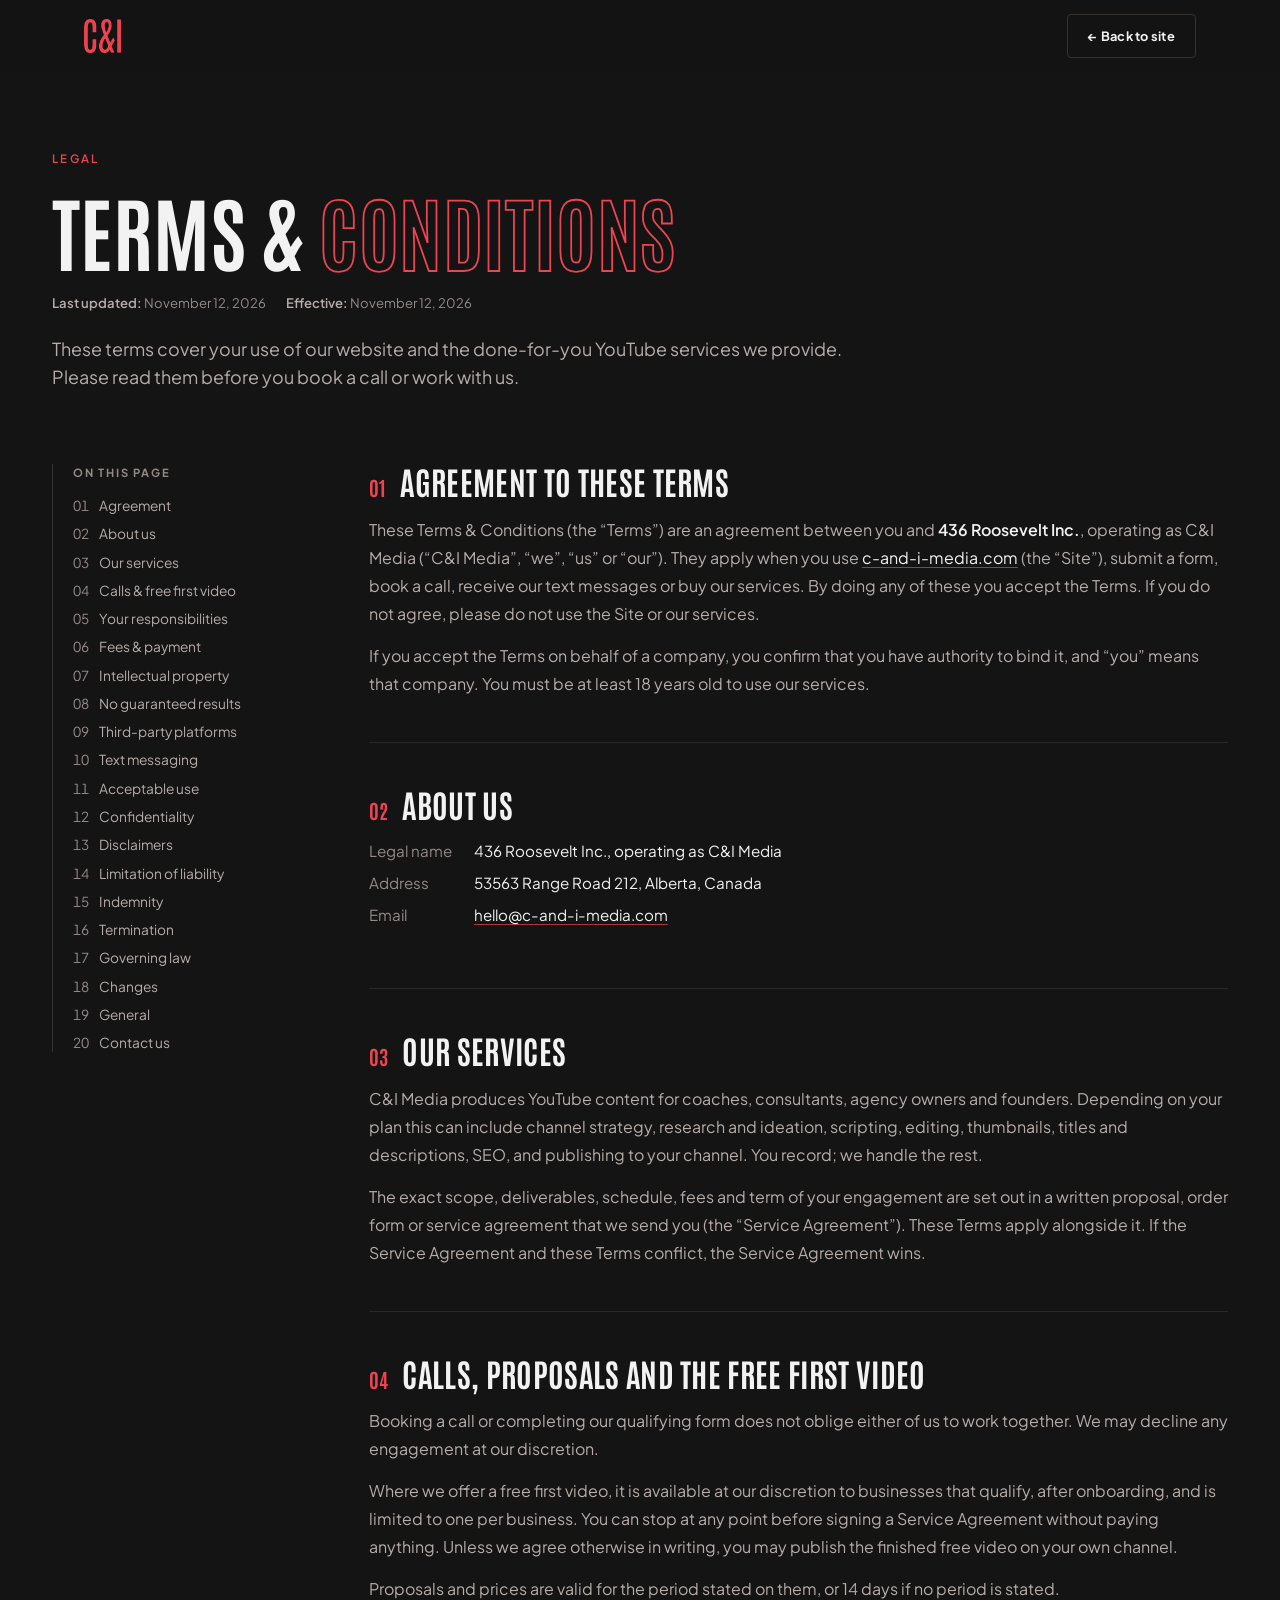
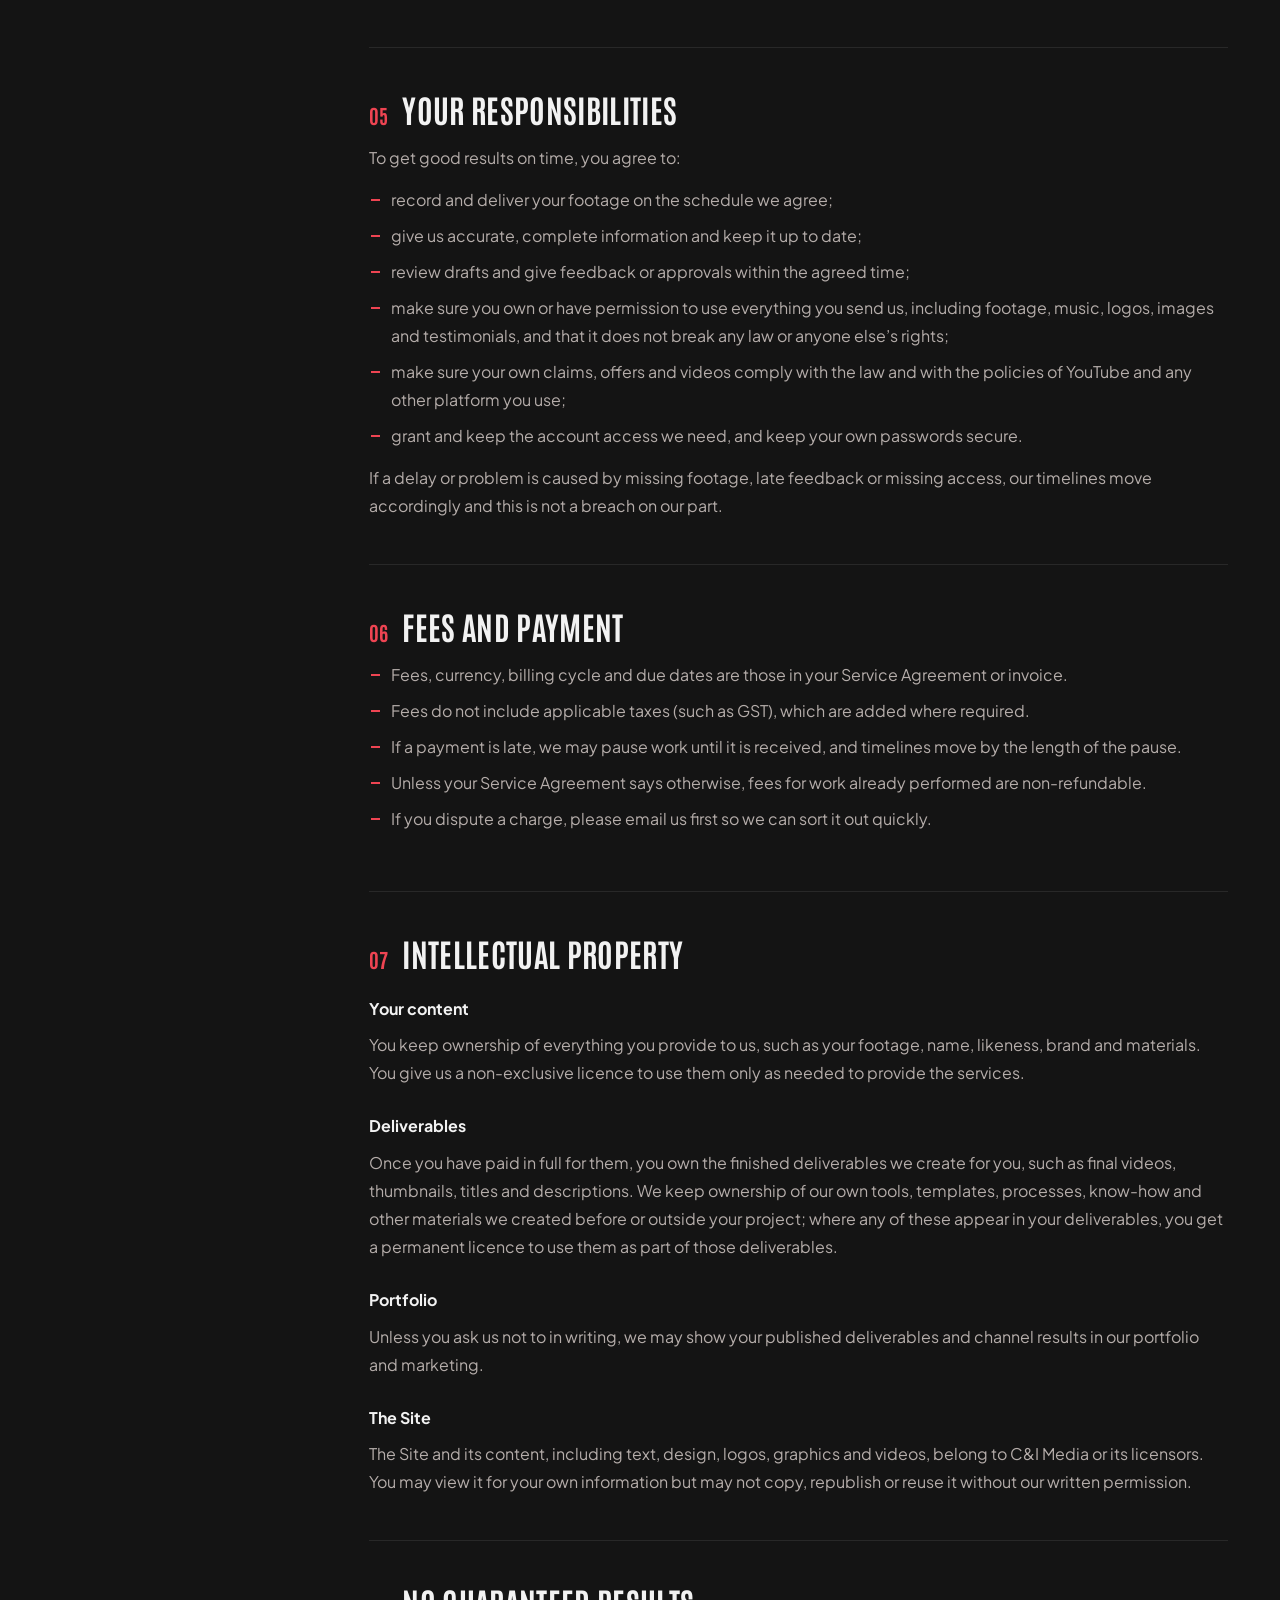
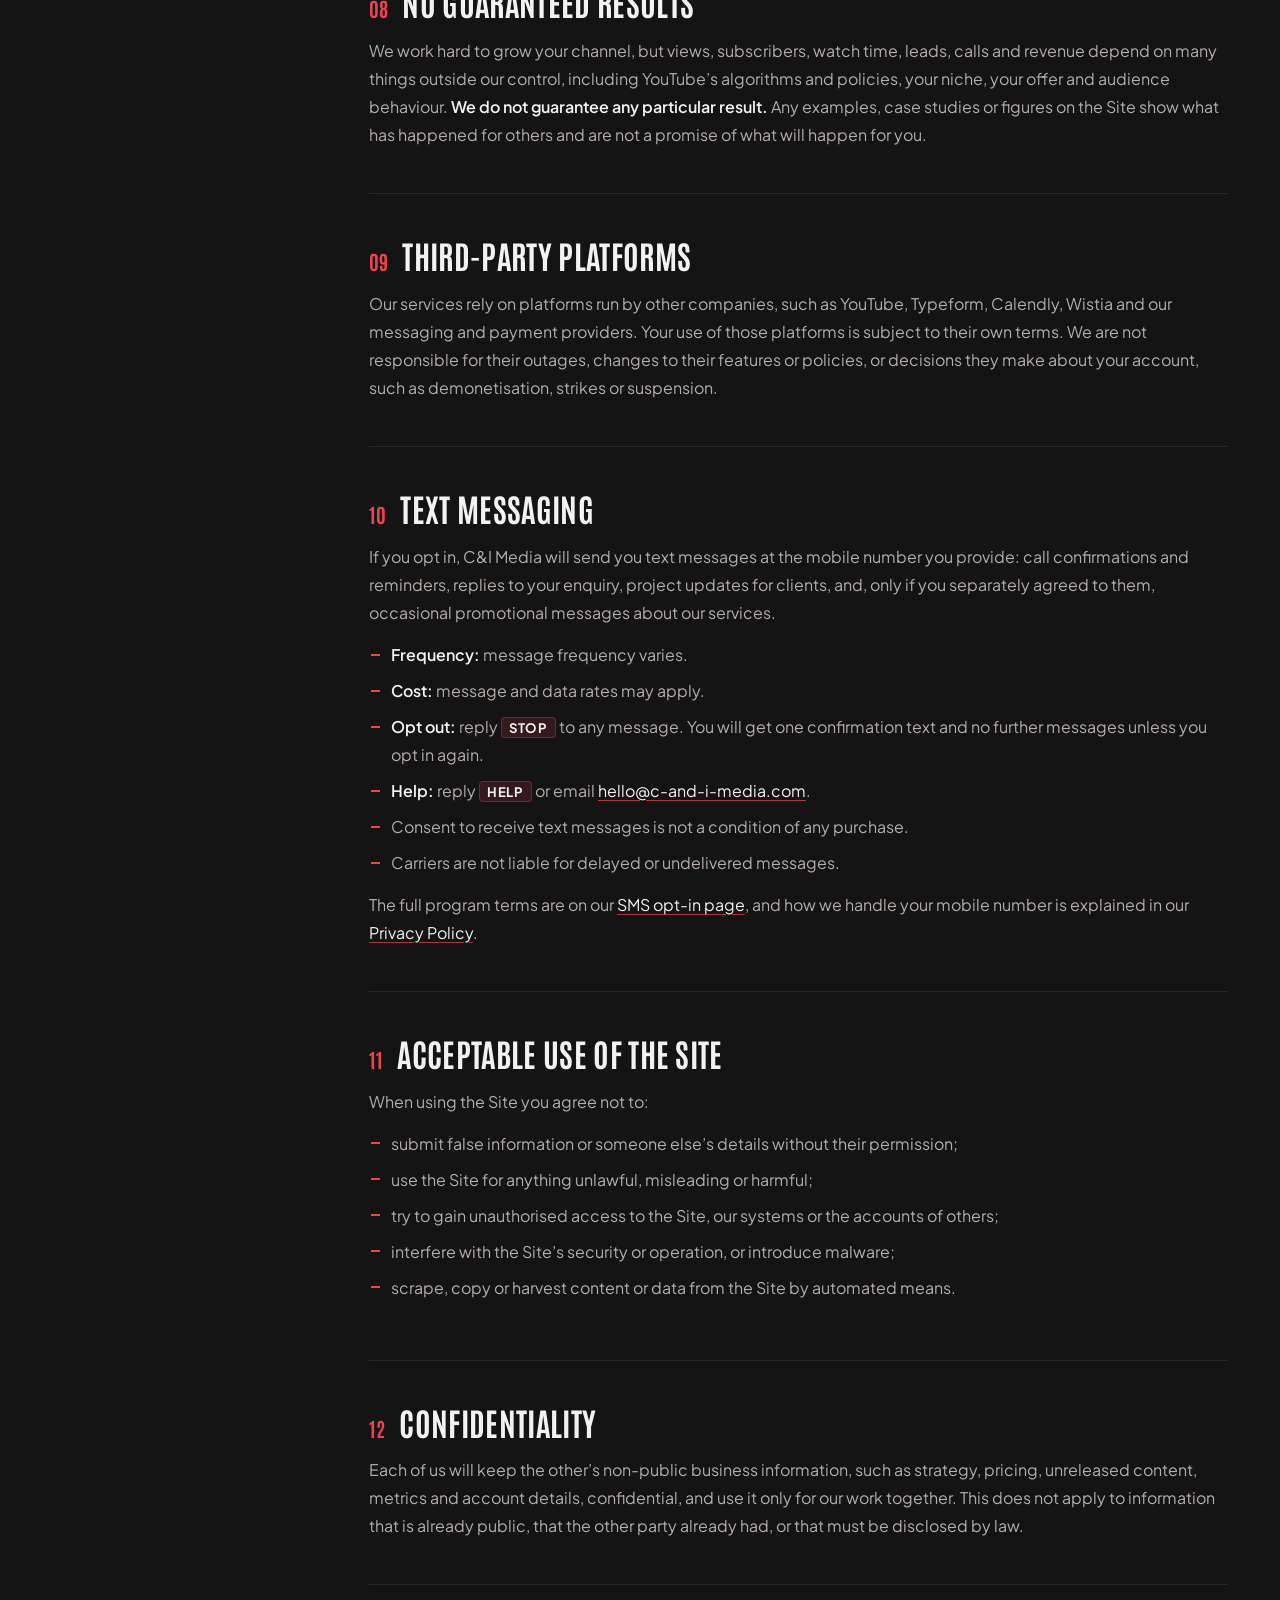
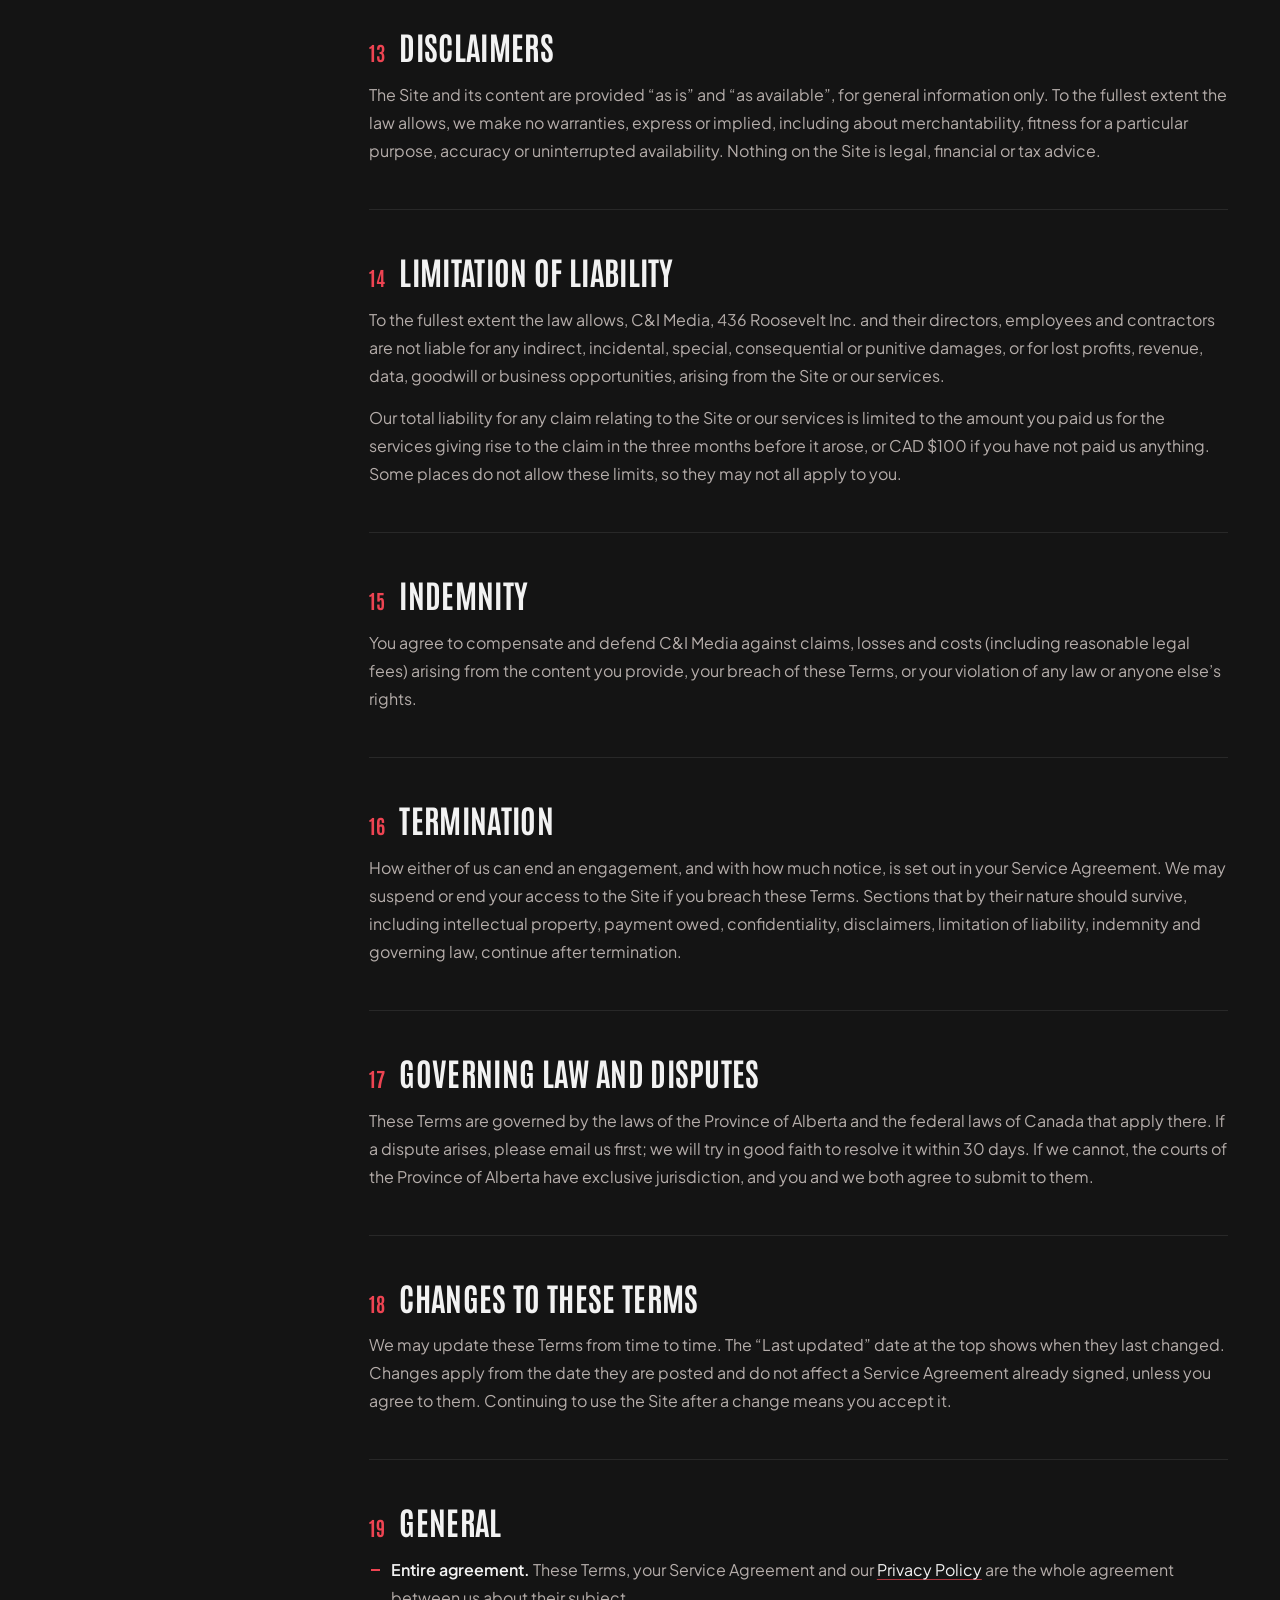
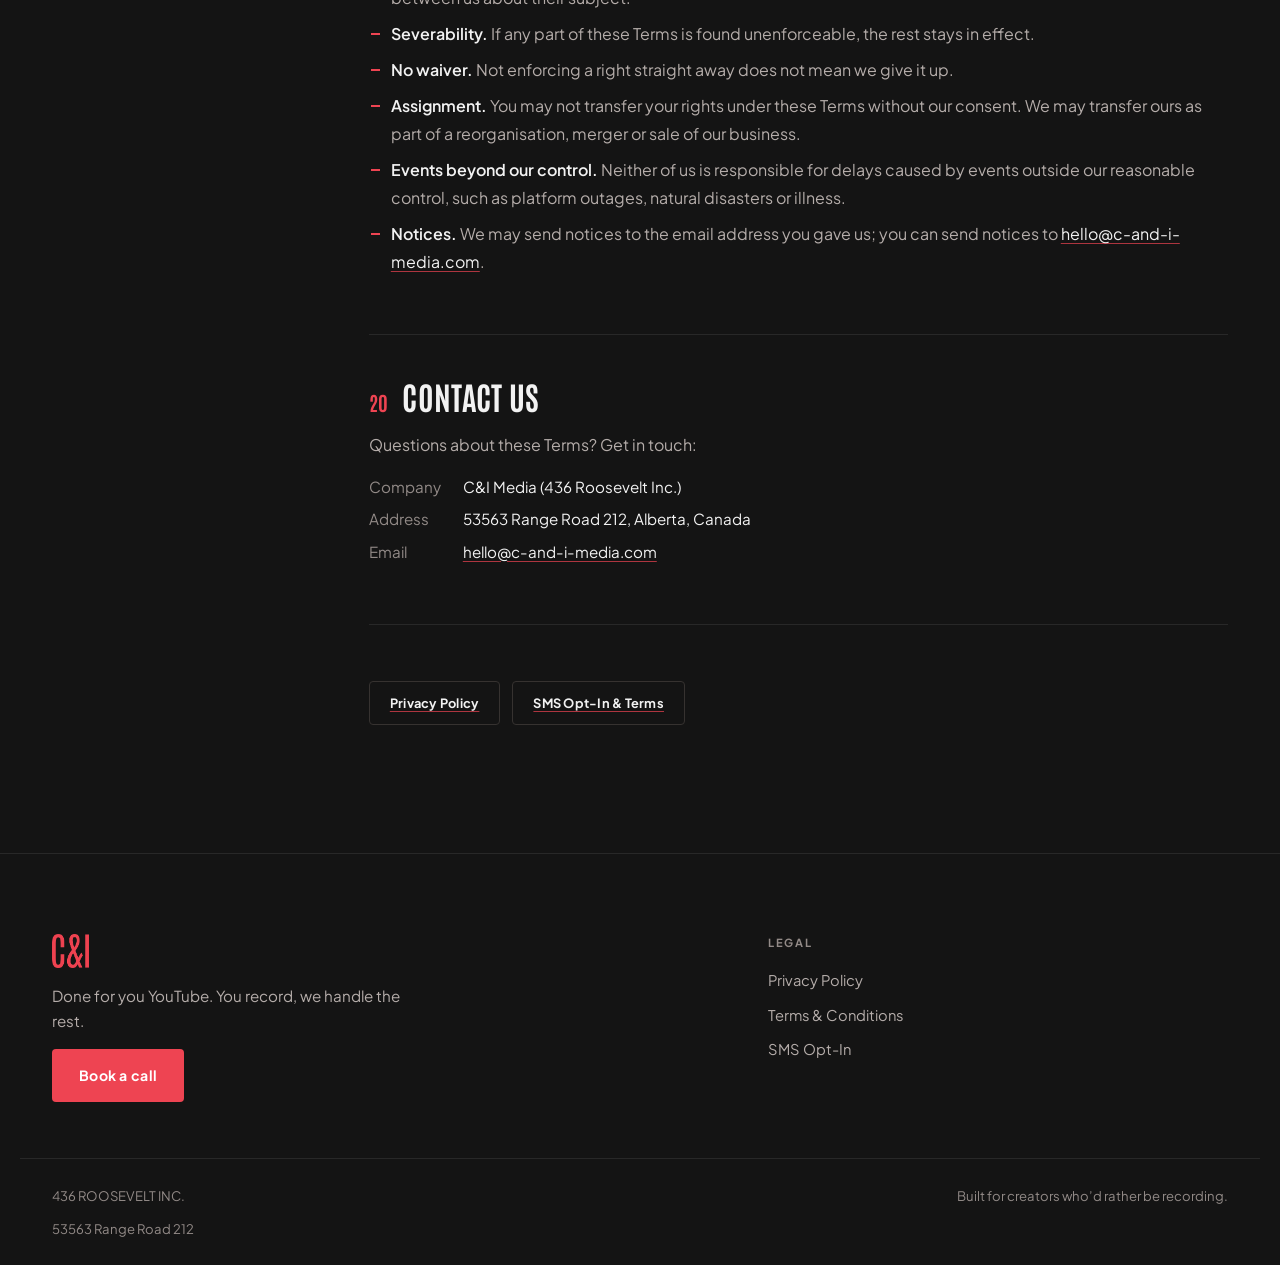
<file: terms.html>
<!doctype html>
<html lang="en">

<head>
  <meta charset="utf-8">
  <meta name="viewport" content="width=device-width, initial-scale=1">
  <title>Terms &amp; Conditions — C&amp;I Media</title>
  <meta name="description"
    content="The terms that govern use of c-and-i-media.com and the done-for-you YouTube services provided by C&I Media (436 Roosevelt Inc.).">
  <link rel="canonical" href="https://c-and-i-media.com/terms.html">
  <link rel="icon" type="image/png" sizes="64x64" href="assets/trusted/favicon.png">
  <link rel="apple-touch-icon" href="assets/trusted/favlogo.png">

  <meta property="og:type" content="website">
  <meta property="og:url" content="https://c-and-i-media.com/terms.html">
  <meta property="og:title" content="Terms &amp; Conditions — C&amp;I Media">
  <meta property="og:description" content="The terms that govern our website and done-for-you YouTube services.">

  <link rel="preconnect" href="https://fonts.googleapis.com">
  <link rel="preconnect" href="https://fonts.gstatic.com" crossorigin>
  <link
    href="https://fonts.googleapis.com/css2?family=Antonio:wght@400;600;700&family=Plus+Jakarta+Sans:wght@400;500;600;700&display=swap"
    rel="stylesheet">
  <script>document.documentElement.classList.add("js");</script>
  <link rel="stylesheet" href="styles.css">
  <link rel="stylesheet" href="legal.css">
</head>

<body>

  <a class="skip" href="#content">Skip to content</a>

  <!-- ============ NAV ============ -->
  <header class="nav" id="nav">
    <div class="nav__inner">
      <a class="brand" href="index.html" aria-label="C&amp;I Media home">
        <img class="brand__logo" src="assets/trusted/logo.png" alt="C&amp;I Media" width="30" height="30"
          decoding="async">
      </a>

      <div class="nav__right">
        <a class="btn btn--ghost btn--sm" href="index.html">&larr; Back to site</a>
      </div>
    </div>
  </header>

  <!-- ============ TERMS ============ -->
  <main class="legal" id="content">
    <div class="legal__glow" aria-hidden="true"></div>

    <div class="wrap legal__inner">
      <header class="legal__head">
        <p class="kicker">Legal</p>
        <h1 class="display display--2">Terms &amp; <span class="outline">Conditions</span></h1>
        <p class="legal__meta">
          <span><strong>Last updated:</strong> November 12, 2026</span>
          <span><strong>Effective:</strong> November 12, 2026</span>
        </p>
        <p class="legal__intro">
          These terms cover your use of our website and the done-for-you YouTube services we provide. Please read
          them before you book a call or work with us.
        </p>
      </header>

      <div class="legal__grid">
        <nav class="toc" aria-label="On this page">
          <p class="toc__label">On this page</p>
          <ol>
            <li><a href="#agreement">Agreement</a></li>
            <li><a href="#about">About us</a></li>
            <li><a href="#services">Our services</a></li>
            <li><a href="#free">Calls &amp; free first video</a></li>
            <li><a href="#client">Your responsibilities</a></li>
            <li><a href="#fees">Fees &amp; payment</a></li>
            <li><a href="#ip">Intellectual property</a></li>
            <li><a href="#results">No guaranteed results</a></li>
            <li><a href="#platforms">Third-party platforms</a></li>
            <li><a href="#sms">Text messaging</a></li>
            <li><a href="#use">Acceptable use</a></li>
            <li><a href="#confidentiality">Confidentiality</a></li>
            <li><a href="#disclaimers">Disclaimers</a></li>
            <li><a href="#liability">Limitation of liability</a></li>
            <li><a href="#indemnity">Indemnity</a></li>
            <li><a href="#termination">Termination</a></li>
            <li><a href="#law">Governing law</a></li>
            <li><a href="#changes">Changes</a></li>
            <li><a href="#general">General</a></li>
            <li><a href="#contact">Contact us</a></li>
          </ol>
        </nav>

        <article class="prose">

          <section id="agreement">
            <h2>Agreement to these terms</h2>
            <p>
              These Terms &amp; Conditions (the &ldquo;Terms&rdquo;) are an agreement between you and
              <strong>436 Roosevelt Inc.</strong>, operating as C&amp;I Media (&ldquo;C&amp;I Media&rdquo;,
              &ldquo;we&rdquo;, &ldquo;us&rdquo; or &ldquo;our&rdquo;). They apply when you use
              <a href="https://c-and-i-media.com/">c-and-i-media.com</a> (the &ldquo;Site&rdquo;), submit a form,
              book a call, receive our text messages or buy our services. By doing any of these you accept the
              Terms. If you do not agree, please do not use the Site or our services.
            </p>
            <p>
              If you accept the Terms on behalf of a company, you confirm that you have authority to bind it, and
              &ldquo;you&rdquo; means that company. You must be at least 18 years old to use our services.
            </p>
          </section>

          <section id="about">
            <h2>About us</h2>
            <dl class="facts">
              <dt>Legal name</dt>
              <dd>436 Roosevelt Inc., operating as C&amp;I Media</dd>
              <dt>Address</dt>
              <dd>53563 Range Road 212, Alberta, Canada</dd>
              <dt>Email</dt>
              <dd><a href="mailto:hello@c-and-i-media.com">hello@c-and-i-media.com</a></dd>
            </dl>
          </section>

          <section id="services">
            <h2>Our services</h2>
            <p>
              C&amp;I Media produces YouTube content for coaches, consultants, agency owners and founders. Depending
              on your plan this can include channel strategy, research and ideation, scripting, editing,
              thumbnails, titles and descriptions, SEO, and publishing to your channel. You record; we handle the
              rest.
            </p>
            <p>
              The exact scope, deliverables, schedule, fees and term of your engagement are set out in a written
              proposal, order form or service agreement that we send you (the &ldquo;Service Agreement&rdquo;).
              These Terms apply alongside it. If the Service Agreement and these Terms conflict, the Service
              Agreement wins.
            </p>
          </section>

          <section id="free">
            <h2>Calls, proposals and the free first video</h2>
            <p>
              Booking a call or completing our qualifying form does not oblige either of us to work together. We
              may decline any engagement at our discretion.
            </p>
            <p>
              Where we offer a free first video, it is available at our discretion to businesses that qualify,
              after onboarding, and is limited to one per business. You can stop at any point before signing a
              Service Agreement without paying anything. Unless we agree otherwise in writing, you may publish the
              finished free video on your own channel.
            </p>
            <p>
              Proposals and prices are valid for the period stated on them, or 14 days if no period is stated.
            </p>
          </section>

          <section id="client">
            <h2>Your responsibilities</h2>
            <p>To get good results on time, you agree to:</p>
            <ul>
              <li>record and deliver your footage on the schedule we agree;</li>
              <li>give us accurate, complete information and keep it up to date;</li>
              <li>review drafts and give feedback or approvals within the agreed time;</li>
              <li>make sure you own or have permission to use everything you send us, including footage, music,
                logos, images and testimonials, and that it does not break any law or anyone else&rsquo;s
                rights;</li>
              <li>make sure your own claims, offers and videos comply with the law and with the policies of
                YouTube and any other platform you use;</li>
              <li>grant and keep the account access we need, and keep your own passwords secure.</li>
            </ul>
            <p>
              If a delay or problem is caused by missing footage, late feedback or missing access, our timelines
              move accordingly and this is not a breach on our part.
            </p>
          </section>

          <section id="fees">
            <h2>Fees and payment</h2>
            <ul>
              <li>Fees, currency, billing cycle and due dates are those in your Service Agreement or invoice.</li>
              <li>Fees do not include applicable taxes (such as GST), which are added where required.</li>
              <li>If a payment is late, we may pause work until it is received, and timelines move by the length
                of the pause.</li>
              <li>Unless your Service Agreement says otherwise, fees for work already performed are
                non-refundable.</li>
              <li>If you dispute a charge, please email us first so we can sort it out quickly.</li>
            </ul>
          </section>

          <section id="ip">
            <h2>Intellectual property</h2>
            <h3>Your content</h3>
            <p>
              You keep ownership of everything you provide to us, such as your footage, name, likeness, brand and
              materials. You give us a non-exclusive licence to use them only as needed to provide the services.
            </p>
            <h3>Deliverables</h3>
            <p>
              Once you have paid in full for them, you own the finished deliverables we create for you, such as
              final videos, thumbnails, titles and descriptions. We keep ownership of our own tools, templates,
              processes, know-how and other materials we created before or outside your project; where any of
              these appear in your deliverables, you get a permanent licence to use them as part of those
              deliverables.
            </p>
            <h3>Portfolio</h3>
            <p>
              Unless you ask us not to in writing, we may show your published deliverables and channel results in
              our portfolio and marketing.
            </p>
            <h3>The Site</h3>
            <p>
              The Site and its content, including text, design, logos, graphics and videos, belong to C&amp;I Media
              or its licensors. You may view it for your own information but may not copy, republish or reuse it
              without our written permission.
            </p>
          </section>

          <section id="results">
            <h2>No guaranteed results</h2>
            <p>
              We work hard to grow your channel, but views, subscribers, watch time, leads, calls and revenue depend
              on many things outside our control, including YouTube&rsquo;s algorithms and policies, your niche,
              your offer and audience behaviour. <strong>We do not guarantee any particular result.</strong> Any
              examples, case studies or figures on the Site show what has happened for others and are not a
              promise of what will happen for you.
            </p>
          </section>

          <section id="platforms">
            <h2>Third-party platforms</h2>
            <p>
              Our services rely on platforms run by other companies, such as YouTube, Typeform, Calendly, Wistia
              and our messaging and payment providers. Your use of those platforms is subject to their own terms.
              We are not responsible for their outages, changes to their features or policies, or decisions they
              make about your account, such as demonetisation, strikes or suspension.
            </p>
          </section>

          <section id="sms">
            <h2>Text messaging</h2>
            <p>
              If you opt in, C&amp;I Media will send you text messages at the mobile number you provide: call
              confirmations and reminders, replies to your enquiry, project updates for clients, and, only if you
              separately agreed to them, occasional promotional messages about our services.
            </p>
            <ul>
              <li><strong>Frequency:</strong> message frequency varies.</li>
              <li><strong>Cost:</strong> message and data rates may apply.</li>
              <li><strong>Opt out:</strong> reply <span class="kw">STOP</span> to any message. You will get one
                confirmation text and no further messages unless you opt in again.</li>
              <li><strong>Help:</strong> reply <span class="kw">HELP</span> or email
                <a href="mailto:hello@c-and-i-media.com">hello@c-and-i-media.com</a>.</li>
              <li>Consent to receive text messages is not a condition of any purchase.</li>
              <li>Carriers are not liable for delayed or undelivered messages.</li>
            </ul>
            <p>
              The full program terms are on our <a href="sms-opt-in.html">SMS opt-in page</a>, and how we handle
              your mobile number is explained in our <a href="privacy-policy.html#sms">Privacy Policy</a>.
            </p>
          </section>

          <section id="use">
            <h2>Acceptable use of the Site</h2>
            <p>When using the Site you agree not to:</p>
            <ul>
              <li>submit false information or someone else&rsquo;s details without their permission;</li>
              <li>use the Site for anything unlawful, misleading or harmful;</li>
              <li>try to gain unauthorised access to the Site, our systems or the accounts of others;</li>
              <li>interfere with the Site&rsquo;s security or operation, or introduce malware;</li>
              <li>scrape, copy or harvest content or data from the Site by automated means.</li>
            </ul>
          </section>

          <section id="confidentiality">
            <h2>Confidentiality</h2>
            <p>
              Each of us will keep the other&rsquo;s non-public business information, such as strategy, pricing,
              unreleased content, metrics and account details, confidential, and use it only for our work together.
              This does not apply to information that is already public, that the other party already had, or that
              must be disclosed by law.
            </p>
          </section>

          <section id="disclaimers">
            <h2>Disclaimers</h2>
            <p>
              The Site and its content are provided &ldquo;as is&rdquo; and &ldquo;as available&rdquo;, for general
              information only. To the fullest extent the law allows, we make no warranties, express or implied,
              including about merchantability, fitness for a particular purpose, accuracy or uninterrupted
              availability. Nothing on the Site is legal, financial or tax advice.
            </p>
          </section>

          <section id="liability">
            <h2>Limitation of liability</h2>
            <p>
              To the fullest extent the law allows, C&amp;I Media, 436 Roosevelt Inc. and their directors, employees
              and contractors are not liable for any indirect, incidental, special, consequential or punitive
              damages, or for lost profits, revenue, data, goodwill or business opportunities, arising from the Site
              or our services.
            </p>
            <p>
              Our total liability for any claim relating to the Site or our services is limited to the amount you
              paid us for the services giving rise to the claim in the three months before it arose, or CAD $100 if
              you have not paid us anything. Some places do not allow these limits, so they may not all apply to
              you.
            </p>
          </section>

          <section id="indemnity">
            <h2>Indemnity</h2>
            <p>
              You agree to compensate and defend C&amp;I Media against claims, losses and costs (including reasonable
              legal fees) arising from the content you provide, your breach of these Terms, or your violation of any
              law or anyone else&rsquo;s rights.
            </p>
          </section>

          <section id="termination">
            <h2>Termination</h2>
            <p>
              How either of us can end an engagement, and with how much notice, is set out in your Service
              Agreement. We may suspend or end your access to the Site if you breach these Terms. Sections that by
              their nature should survive, including intellectual property, payment owed, confidentiality,
              disclaimers, limitation of liability, indemnity and governing law, continue after termination.
            </p>
          </section>

          <section id="law">
            <h2>Governing law and disputes</h2>
            <p>
              These Terms are governed by the laws of the Province of Alberta and the federal laws of Canada that
              apply there. If a dispute arises, please email us first; we will try in good faith to resolve it
              within 30 days. If we cannot, the courts of the Province of Alberta have exclusive jurisdiction, and
              you and we both agree to submit to them.
            </p>
          </section>

          <section id="changes">
            <h2>Changes to these terms</h2>
            <p>
              We may update these Terms from time to time. The &ldquo;Last updated&rdquo; date at the top shows when
              they last changed. Changes apply from the date they are posted and do not affect a Service Agreement
              already signed, unless you agree to them. Continuing to use the Site after a change means you accept
              it.
            </p>
          </section>

          <section id="general">
            <h2>General</h2>
            <ul>
              <li><strong>Entire agreement.</strong> These Terms, your Service Agreement and our
                <a href="privacy-policy.html">Privacy Policy</a> are the whole agreement between us about their
                subject.</li>
              <li><strong>Severability.</strong> If any part of these Terms is found unenforceable, the rest stays
                in effect.</li>
              <li><strong>No waiver.</strong> Not enforcing a right straight away does not mean we give it
                up.</li>
              <li><strong>Assignment.</strong> You may not transfer your rights under these Terms without our
                consent. We may transfer ours as part of a reorganisation, merger or sale of our business.</li>
              <li><strong>Events beyond our control.</strong> Neither of us is responsible for delays caused by
                events outside our reasonable control, such as platform outages, natural disasters or illness.</li>
              <li><strong>Notices.</strong> We may send notices to the email address you gave us; you can send
                notices to <a href="mailto:hello@c-and-i-media.com">hello@c-and-i-media.com</a>.</li>
            </ul>
          </section>

          <section id="contact">
            <h2>Contact us</h2>
            <p>Questions about these Terms? Get in touch:</p>
            <dl class="facts">
              <dt>Company</dt>
              <dd>C&amp;I Media (436 Roosevelt Inc.)</dd>
              <dt>Address</dt>
              <dd>53563 Range Road 212, Alberta, Canada</dd>
              <dt>Email</dt>
              <dd><a href="mailto:hello@c-and-i-media.com">hello@c-and-i-media.com</a></dd>
            </dl>
          </section>

          <nav class="legal__related" aria-label="Related policies">
            <a class="btn btn--ghost btn--sm" href="privacy-policy.html">Privacy Policy</a>
            <a class="btn btn--ghost btn--sm" href="sms-opt-in.html">SMS Opt-In &amp; Terms</a>
          </nav>
        </article>
      </div>
    </div>
  </main>

  <!-- ============ FOOTER ============ -->
  <footer class="footer">
    <div class="wrap footer__inner">
      <div class="footer__brand">
        <a class="brand brand--lg" href="index.html">
          <img class="brand__logo" src="assets/trusted/logo.png" alt="C&amp;I Media" width="30" height="30"
            decoding="async">
        </a>
        <p class="footer__tag">Done for you YouTube. You record, we handle the rest.</p>
        <a class="btn btn--accent" href="book.html">Book a call</a>
      </div>

      <div class="footer__col"></div>

      <nav class="footer__col" aria-label="Legal">
        <h3>Legal</h3>
        <a href="privacy-policy.html">Privacy Policy</a>
        <a href="terms.html" aria-current="page">Terms &amp; Conditions</a>
        <a href="sms-opt-in.html">SMS Opt-In</a>
      </nav>
    </div>

    <div class="wrap footer__bar">
      <p class="flex flex-col">
        <span>436 ROOSEVELT INC.</span>
        <span>53563 Range Road 212</span>
      </p>
      <p>Built for creators who&rsquo;d rather be recording.</p>
    </div>
  </footer>

  <script src="script.js"></script>
</body>

</html>
</file>
<file: styles.css>
/* ==========================================================================
   C&I Media — done-for-you YouTube
   Palette + display face from c-and-i-media.com's own tokens (Antonio, 355 83% 60%)
   ========================================================================== */

:root {
  --bg: #141414;
  /* 0 0% 8%   */
  --bg-2: #1A1A1A;
  /* 0 0% 10%  */
  --surface: #1F1F1F;
  /* 0 0% 12%  */
  --surface-2: #191919;
  --border: #363230;
  /* 20 5% 20% */
  --border-soft: rgba(242, 242, 242, .09);
  --text: #F2F2F2;
  /* 0 0% 95%  */
  --muted: #B5ADAA;
  --dim: #928A87;
  /* 20 5% 55% */

  --accent: #EE4452;
  /* 355 83% 60% */
  --accent-hi: #F2606C;
  --accent-fg: #FFFFFF;
  --accent-rgb: 238, 68, 82;

  --r-sm: 4px;
  --r: 12px;
  --r-lg: 20px;
  --r-xl: 28px;

  --wrap: 1240px;
  --gutter: clamp(20px, 5vw, 64px);
  --sec-y: clamp(80px, 12vw, 176px);

  --f-display: "Antonio", "Oswald", "Arial Narrow", Impact, sans-serif;
  --f-sans: "Plus Jakarta Sans", "Inter", -apple-system, BlinkMacSystemFont, "Segoe UI", Roboto, Helvetica, Arial, sans-serif;

  --ease: cubic-bezier(.22, .61, .36, 1);
}

/* ---------- reset ---------- */
*,
*::before,
*::after {
  box-sizing: border-box;
}

html {
  -webkit-text-size-adjust: 100%;
  scroll-behavior: smooth;
}

body {
  margin: 0;
  background: var(--bg);
  color: var(--text);
  font-family: var(--f-sans);
  font-size: 16px;
  line-height: 1.6;
  -webkit-font-smoothing: antialiased;
  -moz-osx-font-smoothing: grayscale;
  overflow-x: hidden;
}

img,
svg,
video {
  max-width: 100%;
  display: block;
}

a {
  color: inherit;
  text-decoration: none;
}

button,
input,
textarea {
  font: inherit;
  color: inherit;
}

h1,
h2,
h3,
p,
figure,
blockquote {
  margin: 0;
}

ul,
ol {
  margin: 0;
  padding: 0;
  list-style: none;
}

[hidden] {
  display: none !important;
}

.sr-only {
  position: absolute;
  width: 1px;
  height: 1px;
  padding: 0;
  margin: -1px;
  overflow: hidden;
  clip: rect(0 0 0 0);
  white-space: nowrap;
  border: 0;
}

.skip {
  position: absolute;
  left: -9999px;
  top: 0;
  z-index: 200;
  background: var(--accent);
  color: var(--accent-fg);
  padding: 12px 18px;
  border-radius: var(--r-sm);
}

.skip:focus {
  left: 12px;
  top: 12px;
}

:focus-visible {
  outline: 2px solid var(--accent);
  outline-offset: 3px;
  border-radius: 2px;
}

/* ---------- layout ---------- */
.wrap {
  width: 100%;
  max-width: var(--wrap);
  margin-inline: auto;
  padding-inline: clamp(20px, 2.5vw, 32px);
}

section {
  position: relative;
}

/* ==========================================================================
   TYPE
   ========================================================================== */
.display {
  font-family: var(--f-display);
  font-weight: 700;
  text-transform: uppercase;
  letter-spacing: .005em;
  line-height: .99;
  text-wrap: balance;
}

.display--hero {
  font-size: clamp(5rem, 7vw, 6rem);
}

.display--2 {
  font-size: clamp(2.6rem, 6.4vw, 5.6rem);
  margin-bottom: 28px;
}

.em {
  color: var(--accent);
}

/* Outlined emphasis: the one display flourish on the page. */
.outline {
  color: var(--accent);
}

@supports (-webkit-text-stroke: 1px #000) {
  .outline {
    color: transparent;
    -webkit-text-stroke: clamp(1px, .022em, 2.2px) var(--accent);
  }
}

.kicker {
  font-size: .72rem;
  font-weight: 600;
  letter-spacing: .2em;
  text-transform: uppercase;
  color: var(--accent);
  margin-bottom: 20px;
}

.lede {
  max-width: 58ch;
  color: var(--muted);
  font-size: clamp(1rem, 1.5vw, 1.15rem);
  margin-bottom: 36px;
}

.eyebrow {
  display: inline-block;
  font-size: .7rem;
  font-weight: 600;
  letter-spacing: .18em;
  text-transform: uppercase;
  color: var(--muted);
  border: 1px solid var(--border);
  background: rgba(242, 242, 242, .03);
  border-radius: 100px;
  padding: 9px 18px;
  margin-bottom: 28px;
}

.guarantee {
  display: flex;
  align-items: center;
  gap: 8px;
  font-size: .85rem;
  color: var(--muted);
}

.tick {
  display: inline-grid;
  place-items: center;
  width: 18px;
  height: 18px;
  flex: 0 0 18px;
  border-radius: 50%;
  background: var(--accent);
  color: var(--accent-fg);
  font-size: .66rem;
  font-weight: 900;
}

.x {
  display: inline-grid;
  place-items: center;
  width: 18px;
  height: 18px;
  flex: 0 0 18px;
  border-radius: 50%;
  background: rgba(242, 242, 242, .07);
  color: var(--dim);
  font-size: .66rem;
  font-weight: 900;
}

.swipe {
  display: none;
  font-size: .78rem;
  color: var(--dim);
  letter-spacing: .04em;
  margin: 0 0 14px;
}

/* phones only, see @media (max-width:640px) */

/* ---------- buttons ---------- */
.btn {
  display: inline-flex;
  align-items: center;
  justify-content: center;
  gap: 10px;
  font-weight: 700;
  font-size: .88rem;
  letter-spacing: .02em;
  padding: 14px 26px;
  border-radius: var(--r-sm);
  border: 1px solid transparent;
  cursor: pointer;
  transition: transform .25s var(--ease), background .25s var(--ease), color .25s var(--ease), border-color .25s var(--ease);
  white-space: nowrap;
}

.btn:hover {
  transform: translateY(-2px);
}

.btn:active {
  transform: translateY(0);
}

.btn--accent {
  background: var(--accent);
  color: var(--accent-fg);
}

.btn--accent:hover {
  background: var(--accent-hi);
}

.btn--ghost {
  background: transparent;
  color: var(--text);
  border-color: var(--border);
}

.btn--ghost:hover {
  border-color: var(--accent);
  color: var(--accent);
}

.btn--sm {
  padding: 11px 20px;
  font-size: .8rem;
}

.btn--lg {
  padding: 17px 34px;
  font-size: .95rem;
}

.btn--block {
  width: 100%;
}

/* ==========================================================================
   NAV
   ========================================================================== */
.nav {
  position: sticky;
  top: 0;
  z-index: 100;
  background: rgba(20, 20, 20, .72);
  backdrop-filter: blur(14px);
  -webkit-backdrop-filter: blur(14px);
  border-bottom: 1px solid transparent;
  transition: border-color .3s var(--ease), background .3s var(--ease);
}

.nav.is-stuck {
  border-bottom-color: var(--border-soft);
  background: rgba(20, 20, 20, .92);
}

.nav__inner {
  max-width: var(--wrap);
  margin-inline: auto;
  padding: 14px var(--gutter);
  display: flex;
  align-items: center;
  justify-content: space-between;
  gap: 24px;
}

.brand {
  display: inline-flex;
  align-items: center;
  gap: 9px;
  font-family: var(--f-display);
  font-weight: 700;
  letter-spacing: .02em;
  text-transform: uppercase;
}

.brand__logo {
  display: block;
  height: 34px;
  width: auto;
  flex: 0 0 auto;
}

.brand__mark {
  background: var(--accent);
  color: var(--accent-fg);
  padding: 5px 9px;
  border-radius: var(--r-sm);
  font-size: 1.05rem;
  line-height: 1;
}

.brand__word {
  font-size: 1.15rem;
  color: var(--text);
}

.brand--lg .brand__mark {
  font-size: 1.35rem;
  padding: 7px 11px;
}

.brand--lg .brand__word {
  font-size: 1.45rem;
}

.nav__links {
  display: flex;
  gap: 30px;
}

.nav__links a {
  font-size: .87rem;
  color: var(--muted);
  position: relative;
  transition: color .2s var(--ease);
}

.nav__links a::after {
  content: "";
  position: absolute;
  left: 0;
  bottom: -5px;
  width: 100%;
  height: 1px;
  background: var(--accent);
  transform: scaleX(0);
  transform-origin: right;
  transition: transform .3s var(--ease);
}

.nav__links a:hover {
  color: var(--text);
}

.nav__links a:hover::after {
  transform: scaleX(1);
  transform-origin: left;
}

.nav__right {
  display: flex;
  align-items: center;
  gap: 12px;
}

.burger {
  display: none;
  width: 40px;
  height: 40px;
  background: transparent;
  border: 1px solid var(--border);
  border-radius: var(--r-sm);
  cursor: pointer;
  padding: 0;
  place-items: center;
  gap: 5px;
}

.burger span {
  display: block;
  width: 16px;
  height: 1.5px;
  background: var(--text);
  transition: transform .3s var(--ease);
}

.burger[aria-expanded="true"] span:first-child {
  transform: translateY(3.25px) rotate(45deg);
}

.burger[aria-expanded="true"] span:last-child {
  transform: translateY(-3.25px) rotate(-45deg);
}

.mobile {
  display: flex;
  flex-direction: column;
  gap: 4px;
  padding: 12px var(--gutter) 22px;
  border-top: 1px solid var(--border-soft);
}

.mobile a {
  padding: 12px 0;
  color: var(--muted);
  font-size: .95rem;
}

.mobile a.btn {
  margin-top: 10px;
  color: var(--accent-fg);
  justify-content: center;
}

/* ==========================================================================
   HERO
   ========================================================================== */
.hero {
  padding-top: clamp(56px, 6vw, 74px);
  overflow: hidden;
}

.hero__inner {
  text-align: center;
  display: flex;
  flex-direction: column;
  align-items: center;
}

.hero__glow {
  position: absolute;
  left: 50%;
  top: -10%;
  width: min(1100px, 130vw);
  aspect-ratio: 1;
  transform: translateX(-50%);
  background: radial-gradient(circle at 50% 40%, rgba(var(--accent-rgb), .16), rgba(var(--accent-rgb), 0) 58%);
  pointer-events: none;
}

.hero .display--hero {
  margin-bottom: 22px;
}

.hero__sub {
  font-size: clamp(1.05rem, 1.8vw, 1.3rem);
  color: var(--muted);
  margin-bottom: clamp(30px, 4vw, 44px);
}

/* ---------- video frames (Wistia) ---------- */
.vsl {
  width: min(100%, 960px);
}

.vsl__frame {
  position: relative;
  aspect-ratio: 16 / 9;
  border-radius: var(--r-lg);
  border: 1px solid var(--border);
  background: var(--surface);
  overflow: hidden;
}

.hero .vsl__frame {
  box-shadow:
    0 0 0 1px rgba(242, 242, 242, .04),
    0 50px 140px -40px rgba(var(--accent-rgb), .45),
    0 30px 60px -30px rgba(0, 0, 0, .8);
}

.vsl__frame wistia-player {
  display: block;
  width: 100%;
  height: 100%;
}

/* Placeholder until the Wistia custom element registers (or where it is blocked). */
.vsl__frame wistia-player:not(:defined) {
  display: block;
  width: 100%;
  height: 100%;
  background:
    radial-gradient(120% 120% at 50% 0%, rgba(var(--accent-rgb), .12), transparent 62%),
    var(--surface);
}

.vsl__frame wistia-player:not(:defined)::before {
  content: "";
  position: absolute;
  inset: 0;
  margin: auto;
  width: 72px;
  height: 72px;
  border-radius: 50%;
  background: var(--accent);
}

.vsl__frame wistia-player:not(:defined)::after {
  content: "";
  position: absolute;
  inset: 0;
  margin: auto;
  width: 24px;
  height: 26px;
  background: var(--accent-fg);
  clip-path: polygon(12% 0%, 12% 100%, 100% 50%);
}

/* ---------- two-step funnel ---------- */
.twostep {
  display: flex;
  align-items: center;
  justify-content: center;
  flex-wrap: wrap;
  gap: 16px 22px;
  margin-top: clamp(28px, 4vw, 40px);
}

.twostep__item {
  display: flex;
  align-items: center;
  gap: 10px;
  font-weight: 600;
  color: var(--muted);
}

.twostep__n {
  display: inline-grid;
  place-items: center;
  width: 28px;
  height: 28px;
  border-radius: 50%;
  border: 1px solid var(--accent);
  color: var(--accent);
  font-family: var(--f-display);
  font-weight: 700;
  font-size: .95rem;
  line-height: 1;
}

.btn .twostep__n--inv {
  background: var(--accent-fg);
  border-color: var(--accent-fg);
  color: var(--accent);
}

.twostep__arrow {
  color: var(--dim);
  font-size: 1.2rem;
}

.twostep .guarantee {
  flex-basis: 100%;
  justify-content: center;
}

/* ---------- marquees ---------- */
.marquee {
  overflow: hidden;
  width: 100%;
}

.marquee__track {
  display: flex;
  width: max-content;
  animation: scroll 38s linear infinite;
}

.marquee__track--rev {
  animation-direction: reverse;
  animation-duration: 30s;
}

.marquee:hover .marquee__track {
  animation-play-state: paused;
}

.marquee__group {
  display: flex;
  align-items: center;
  gap: clamp(20px, 3vw, 44px);
  padding-right: clamp(20px, 3vw, 44px);
  flex: none;
}

@keyframes scroll {
  to {
    transform: translateX(-50%);
  }
}

.marquee--logos {
  border-block: 1px solid var(--border-soft);
  padding: 22px 0;
  margin-top: clamp(56px, 8vw, 96px);
}

.mq-label {
  font-size: .7rem;
  letter-spacing: .2em;
  text-transform: uppercase;
  color: var(--dim);
}

.mq-name {
  font-family: var(--f-display);
  font-size: clamp(1.2rem, 2.4vw, 1.8rem);
  font-weight: 600;
  color: var(--muted);
  letter-spacing: .02em;
  text-transform: uppercase;
}

.mq-dot {
  color: var(--accent);
  font-size: .8rem;
}

.mq-creator {
  display: inline-flex;
  align-items: center;
  gap: 12px;
}

.mq-avatar {
  width: clamp(38px, 4.2vw, 52px);
  height: clamp(38px, 4.2vw, 52px);
  flex: none;
  border-radius: 50%;
  object-fit: cover;
  border: 2px solid var(--border);
  background: var(--card);
  filter: grayscale(1);
  transition: filter .35s ease, border-color .35s ease, transform .35s ease;
}

.mq-creator:hover .mq-avatar {
  filter: none;
  border-color: var(--accent);
  transform: scale(1.06);
}

.marquee--ticker {
  background: var(--accent);
  color: var(--accent-fg);
  padding: 14px 0;
}

.tk {
  font-family: var(--f-display);
  font-size: clamp(1.1rem, 2.2vw, 1.6rem);
  font-weight: 700;
  text-transform: uppercase;
  letter-spacing: .03em;
}

.tk-dot {
  font-size: .7rem;
  opacity: .7;
}

/* ==========================================================================
   PROBLEM
   ========================================================================== */
.problem {
  padding-block: var(--sec-y);
  text-align: center;
}

.problem .display--2 {
  margin-bottom: 44px;
}

.chips {
  display: flex;
  flex-wrap: wrap;
  justify-content: center;
  gap: 10px;
  max-width: 1000px;
  margin: 0 auto 56px;
}

.chip {
  font-size: .8rem;
  color: var(--muted);
  border: 1px solid var(--border);
  border-radius: 100px;
  padding: 8px 15px;
  background: var(--surface-2);
  white-space: nowrap;
}

.chip:nth-child(3n) {
  transform: rotate(-1.6deg);
}

.chip:nth-child(4n) {
  transform: rotate(1.4deg);
}

.chip:nth-child(5n) {
  transform: rotate(-.7deg);
}

.bubbles {
  display: flex;
  flex-wrap: wrap;
  justify-content: center;
  gap: 14px;
  max-width: 960px;
  margin-inline: auto;
}

.bubble {
  background: var(--surface);
  border: 1px solid var(--border);
  border-radius: var(--r-lg);
  border-bottom-left-radius: 6px;
  padding: 14px 20px;
  font-size: .92rem;
  max-width: min(100%, 420px);
  text-align: left;
}

.bubble:nth-child(even) {
  border-bottom-left-radius: var(--r-lg);
  border-bottom-right-radius: 6px;
}

/* ==========================================================================
   THE SHIFT
   ========================================================================== */
.shift {
  padding-block: var(--sec-y);
  border-top: 1px solid var(--border-soft);
}

.versus {
  display: grid;
  grid-template-columns: 1fr 1fr;
  gap: 20px;
}

.vs-card {
  border: 1px solid var(--border);
  border-radius: var(--r-xl);
  padding: clamp(24px, 3.2vw, 38px);
  background: var(--surface-2);
}

.vs-card--good {
  border-color: rgba(var(--accent-rgb), .45);
  background: linear-gradient(180deg, rgba(var(--accent-rgb), .08), rgba(var(--accent-rgb), .01));
}

.vs-card__title {
  font-family: var(--f-display);
  font-size: 1.7rem;
  font-weight: 700;
  text-transform: uppercase;
  letter-spacing: .02em;
  margin-bottom: 22px;
}

.vs-card--good .vs-card__title {
  color: var(--accent);
}

.vs-card--bad .vs-card__title {
  color: var(--dim);
}

.vs-list li {
  display: flex;
  gap: 12px;
  align-items: flex-start;
  padding: 14px 0;
  border-top: 1px solid var(--border-soft);
  font-size: .95rem;
  color: var(--muted);
}

.vs-card--good .vs-list li {
  color: var(--text);
}

/* ==========================================================================
   PROCESS — sticky rail mirrors the card at the centre of the viewport
   ========================================================================== */
.process {
  padding-block: var(--sec-y);
  border-top: 1px solid var(--border-soft);
}

.process .display--2 {
  margin-bottom: 56px;
}

.process__grid {
  display: grid;
  grid-template-columns: minmax(220px, .85fr) 1.6fr;
  gap: clamp(32px, 6vw, 96px);
  align-items: start;
}

/* Sticks so the big number sits on the reading line (~40vh); the active card is picked level with it. */
.rail {
  position: sticky;
  top: max(96px, calc(40vh - 70px));
}

.rail__count {
  display: flex;
  align-items: baseline;
  gap: 10px;
  line-height: .85;
}

.rail__num {
  font-family: var(--f-display);
  font-weight: 700;
  font-size: clamp(5rem, 11vw, 10rem);
  color: var(--accent);
  font-variant-numeric: tabular-nums;
  transition: opacity .18s var(--ease), transform .18s var(--ease);
}

.rail__num.is-swapping {
  opacity: 0;
  transform: translateY(8px);
}

.rail__of {
  font-family: var(--f-display);
  font-size: clamp(1.4rem, 2.4vw, 2.2rem);
  color: var(--dim);
}

.rail__phase {
  font-family: var(--f-display);
  font-size: clamp(1.3rem, 2vw, 1.8rem);
  font-weight: 600;
  text-transform: uppercase;
  letter-spacing: .03em;
  margin: 18px 0 28px;
}

.rail__phases {
  display: flex;
  flex-direction: column;
  gap: 12px;
}

.rail__item {
  position: relative;
  padding-left: 22px;
  font-size: .82rem;
  letter-spacing: .06em;
  text-transform: uppercase;
  color: var(--dim);
  transition: color .3s var(--ease);
}

.rail__item::before {
  content: "";
  position: absolute;
  left: 0;
  top: .5em;
  width: 8px;
  height: 8px;
  border-radius: 50%;
  border: 1px solid var(--border);
  transition: background .3s var(--ease), border-color .3s var(--ease), transform .3s var(--ease);
}

.rail__item.is-active {
  color: var(--text);
}

.rail__item.is-active::before {
  background: var(--accent);
  border-color: var(--accent);
  transform: scale(1.25);
}

.rail__item.is-done::before {
  background: var(--border);
  border-color: var(--border);
}

.rail__bar {
  margin-top: 28px;
  height: 2px;
  background: var(--border);
  border-radius: 99px;
  overflow: hidden;
}

.rail__bar i {
  display: block;
  height: 100%;
  width: 11%;
  background: var(--accent);
  transition: width .35s var(--ease);
}

.pflow {
  display: flex;
  flex-direction: column;
  gap: 14px;
}

.pstep {
  display: grid;
  grid-template-columns: 64px 1fr;
  gap: 18px;
  align-items: start;
  padding: clamp(22px, 2.6vw, 30px);
  border: 1px solid var(--border);
  border-radius: var(--r-lg);
  background: var(--surface-2);
  opacity: .55;
  transition: opacity .5s var(--ease), border-color .5s var(--ease), background .5s var(--ease);
}

.pstep.is-active {
  opacity: 1;
  border-color: var(--accent);
  background: var(--surface);
}

.pstep__n {
  font-family: var(--f-display);
  font-weight: 700;
  font-size: 1.6rem;
  line-height: 1;
  color: var(--dim);
  font-variant-numeric: tabular-nums;
  transition: color .35s var(--ease);
}

.pstep.is-active .pstep__n {
  color: var(--accent);
}

.pstep h3 {
  font-size: 1.25rem;
  font-weight: 700;
  letter-spacing: -.015em;
  margin-bottom: 8px;
  display: flex;
  align-items: center;
  gap: 10px;
  flex-wrap: wrap;
}

.pstep p {
  font-size: .95rem;
  color: var(--muted);
}

.pstep strong {
  color: var(--accent);
  font-weight: 700;
}

.pstep--you {
  border-style: dashed;
}

.pstep__tag {
  font-family: var(--f-sans);
  font-size: .66rem;
  font-weight: 700;
  letter-spacing: .12em;
  text-transform: uppercase;
  color: var(--accent);
  border: 1px solid rgba(var(--accent-rgb), .5);
  border-radius: 100px;
  padding: 4px 10px;
}

.process__foot {
  margin-top: 48px;
  font-size: .95rem;
  color: var(--dim);
}

/* ==========================================================================
   WHY US
   ========================================================================== */
.why {
  padding-block: var(--sec-y);
  border-top: 1px solid var(--border-soft);
}

.why__top {
  display: flex;
  grid-template-columns: 1.1fr 1fr;
  gap: clamp(36px, 6vw, 90px);
  align-items: center;
  margin-left: auto;
  margin-bottom: clamp(56px, 7vw, 88px);
}

.ones__label {
  font-family: var(--f-display);
  font-weight: 600;
  font-size: 1.25rem;
  text-transform: uppercase;
  letter-spacing: .03em;
  color: var(--text);
  margin-bottom: 8px;
}

.ones li {
  display: flex;
  align-items: baseline;
  gap: 12px;
  padding: 20px 0;
  border-bottom: 1px solid var(--border-soft);
  font-size: clamp(1rem, 1.5vw, 1.12rem);
  color: var(--muted);
}

.ones li:first-child {
  border-top: 1px solid var(--border-soft);
}

.ones__n {
  font-family: var(--f-display);
  font-weight: 700;
  color: var(--accent);
  font-size: 1.35em;
  text-transform: uppercase;
  letter-spacing: .02em;
}

.table-scroll {
  overflow-x: auto;
  border-radius: var(--r-xl);
  border: 1px solid var(--border);
}

.ctable {
  width: 100%;
  min-width: 720px;
  border-collapse: collapse;
  text-align: left;
  background: var(--surface-2);
}

.ctable th,
.ctable td {
  padding: 18px 20px;
  font-size: .9rem;
  border-bottom: 1px solid var(--border-soft);
}

.ctable thead th {
  font-size: .7rem;
  font-weight: 700;
  letter-spacing: .14em;
  text-transform: uppercase;
  color: var(--dim);
  background: var(--bg-2);
}

.ctable tbody th {
  font-weight: 700;
  color: var(--text);
}

.ctable td {
  color: var(--muted);
}

.ctable tbody tr:last-child th,
.ctable tbody tr:last-child td {
  border-bottom: 0;
}

.ctable .is-us {
  background: rgba(var(--accent-rgb), .08);
  color: var(--accent);
  font-weight: 700;
}

.ctable thead .is-us {
  color: var(--accent);
  background: rgba(var(--accent-rgb), .14);
}

/* ==========================================================================
   WORK — laid out like YouTube's own video cards
   ========================================================================== */
.work {
  padding-block: var(--sec-y);
  border-top: 1px solid var(--border-soft);
}

.work .display--2 {
  margin-bottom: 48px;
}

.work__grid {
  display: grid;
  grid-template-columns: repeat(3, 1fr);
  gap: clamp(20px, 2.6vw, 32px) clamp(16px, 2vw, 24px);
}

.yt {
  display: block;
}

.yt__thumb {
  position: relative;
  display: grid;
  place-items: center;
  aspect-ratio: 16/9;
  border-radius: var(--r);
  border: 1px solid var(--border);
  background: radial-gradient(120% 120% at 50% 0%, rgba(var(--accent-rgb), .12), transparent 60%), var(--surface);
  overflow: hidden;
  transition: transform .35s var(--ease), border-color .35s var(--ease);
}

.yt:hover .yt__thumb {
  transform: translateY(-4px);
  border-color: var(--accent);
}

.yt__play {
  position: relative;
  width: 56px;
  height: 56px;
  border-radius: 50%;
  background: var(--accent);
  transition: transform .35s var(--ease);
}

.yt__play::after {
  content: "";
  position: absolute;
  inset: 0;
  margin: auto;
  width: 18px;
  height: 20px;
  background: var(--accent-fg);
  clip-path: polygon(12% 0%, 12% 100%, 100% 50%);
}

.yt:hover .yt__play {
  transform: scale(1.1);
}

.yt__meta {
  display: flex;
  align-items: center;
  gap: 12px;
  margin-top: 12px;
}

.yt__meta span:last-child {
  display: flex;
  flex-direction: column;
  line-height: 1.3;
}

.yt__meta strong {
  font-size: .95rem;
}

.yt__meta small {
  font-size: .78rem;
  color: var(--dim);
}

.yt__avatar {
  display: grid;
  place-items: center;
  flex: 0 0 36px;
  width: 36px;
  height: 36px;
  border-radius: 50%;
  background: var(--surface);
  border: 1px solid var(--border);
  font-family: var(--f-display);
  font-size: .85rem;
  color: var(--muted);
}

.yt--you .yt__thumb {
  border-style: dashed;
  background: var(--surface-2);
}

.yt--you .yt__you {
  font-family: var(--f-display);
  font-weight: 700;
  text-transform: uppercase;
  text-align: center;
  font-size: clamp(1.3rem, 2.2vw, 1.8rem);
  line-height: 1;
  letter-spacing: .02em;
  color: transparent;
  -webkit-text-stroke: 1px var(--dim);
}

.yt--you .yt__avatar {
  color: var(--accent);
  border-color: var(--accent);
}

/* ==========================================================================
   WATCH BEFORE YOU BOOK — playlist
   ========================================================================== */
.watch {
  padding-block: var(--sec-y);
  border-top: 1px solid var(--border-soft);
}

.watch .display--2 {
  margin-bottom: 48px;
}

.playlist {
  display: grid;
  grid-template-columns: minmax(240px, .85fr) 2fr;
  gap: clamp(18px, 2.6vw, 28px);
  align-items: start;
}

.playlist__list {
  display: flex;
  flex-direction: column;
  gap: 8px;
}

.playlist__item {
  display: grid;
  grid-template-columns: 36px 1fr;
  align-items: center;
  gap: 12px;
  text-align: left;
  padding: 16px 18px;
  background: var(--surface-2);
  border: 1px solid var(--border);
  border-radius: var(--r);
  cursor: pointer;
  transition: border-color .25s var(--ease), background .25s var(--ease);
}

.playlist__item:hover {
  background: var(--surface);
}

.playlist__item.is-active {
  border-color: var(--accent);
  background: linear-gradient(90deg, rgba(var(--accent-rgb), .10), transparent 70%), var(--surface);
}

.playlist__idx {
  font-family: var(--f-display);
  font-weight: 700;
  font-size: 1.4rem;
  line-height: 1;
  color: var(--dim);
  transition: color .25s var(--ease);
}

.playlist__item.is-active .playlist__idx {
  color: var(--accent);
}

.playlist__q {
  font-weight: 600;
  font-size: .95rem;
}

.playlist__stage {
  min-width: 0;
}

.playlist__pane {
  width: 100%;
}

.watch__cta {
  margin-top: clamp(40px, 5vw, 60px);
  display: flex;
  flex-direction: column;
  align-items: center;
  gap: 14px;
}

/* ==========================================================================
   FAQ
   ========================================================================== */
.faq {
  padding-block: var(--sec-y);
  border-top: 1px solid var(--border-soft);
}

.faq__grid {
  display: grid;
  grid-template-columns: minmax(240px, .8fr) 1.6fr;
  gap: clamp(32px, 5vw, 80px);
  align-items: start;
}

.faq__left {
  position: sticky;
  top: 96px;
  display: flex;
  flex-direction: column;
  align-items: flex-start;
  gap: 16px;
}

.faq__left .display--2 {
  margin-bottom: 0;
}

.faq__hint {
  color: var(--muted);
  font-size: .95rem;
}

.faq__list {
  border-top: 1px solid var(--border-soft);
}

.qa {
  border-bottom: 1px solid var(--border-soft);
}

.qa summary {
  list-style: none;
  cursor: pointer;
  padding: 22px 40px 22px 0;
  position: relative;
  font-size: clamp(1rem, 1.5vw, 1.12rem);
  font-weight: 600;
  letter-spacing: -.01em;
  transition: color .2s var(--ease);
}

.qa summary::-webkit-details-marker {
  display: none;
}

.qa summary:hover {
  color: var(--accent);
}

.qa summary::after {
  content: "";
  position: absolute;
  right: 6px;
  top: 50%;
  width: 11px;
  height: 11px;
  border-right: 2px solid var(--accent);
  border-bottom: 2px solid var(--accent);
  transform: translateY(-70%) rotate(45deg);
  transition: transform .3s var(--ease);
}

.qa[open] summary {
  color: var(--accent);
}

.qa[open] summary::after {
  transform: translateY(-25%) rotate(-135deg);
}

.qa__a {
  padding: 0 40px 24px 0;
}

.qa__a p {
  color: var(--muted);
  font-size: .97rem;
}

/* ==========================================================================
   REVIEW
   ========================================================================== */
.review {
  padding-block: var(--sec-y);
  border-top: 1px solid var(--border-soft);
}

.review__inner {
  display: grid;
  grid-template-columns: 1fr 1fr;
  gap: clamp(32px, 5vw, 72px);
  align-items: center;
}

.review__card {
  border: 1px solid var(--border);
  border-radius: var(--r-xl);
  background: var(--surface-2);
  padding: clamp(24px, 3vw, 36px);
  display: flex;
  flex-direction: column;
  gap: 20px;
}

.review__label {
  font-size: .66rem;
  font-weight: 700;
  letter-spacing: .16em;
  text-transform: uppercase;
  color: var(--dim);
  margin-bottom: -6px;
}

.review__row {
  display: grid;
  grid-template-columns: 110px 1fr;
  gap: 16px;
  align-items: center;
  font-size: .85rem;
  color: var(--muted);
}

.bar {
  height: 8px;
  border-radius: 99px;
  background: var(--surface);
  overflow: hidden;
}

.bar i {
  display: block;
  height: 100%;
  width: var(--w);
  border-radius: 99px;
  background: var(--accent);
}

/* ==========================================================================
   CONTACT
   ========================================================================== */
.contact {
  padding-block: var(--sec-y);
  border-top: 1px solid var(--border-soft);
  text-align: center;
}

.contact .display--hero {
  font-size: clamp(2.8rem, 8vw, 7rem);
  margin-bottom: 24px;
}

.contact__sub {
  max-width: 58ch;
  margin: 0 auto 46px;
  color: var(--muted);
  font-size: clamp(1rem, 1.5vw, 1.14rem);
}

.form {
  max-width: 720px;
  margin-inline: auto;
  text-align: left;
  border: 1px solid var(--border);
  border-radius: var(--r-xl);
  background: var(--surface-2);
  padding: clamp(24px, 3.4vw, 40px);
  display: flex;
  flex-direction: column;
  gap: 18px;
}

.form__row {
  display: grid;
  grid-template-columns: 1fr 1fr;
  gap: 18px;
}

.field {
  display: flex;
  flex-direction: column;
  gap: 8px;
}

.field>span {
  font-size: .74rem;
  font-weight: 700;
  letter-spacing: .12em;
  text-transform: uppercase;
  color: var(--dim);
}

.field input,
.field textarea {
  background: var(--bg);
  border: 1px solid var(--border);
  border-radius: var(--r-sm);
  padding: 14px 16px;
  font-size: .95rem;
  width: 100%;
  resize: vertical;
  transition: border-color .2s var(--ease);
}

.field input::placeholder,
.field textarea::placeholder {
  color: #6c6c6a;
}

.field input:focus,
.field textarea:focus {
  border-color: var(--accent);
  outline: none;
}

.field.is-error input,
.field.is-error textarea {
  border-color: var(--accent);
}

.form__note {
  display: flex;
  align-items: center;
  justify-content: center;
  gap: 8px;
  font-size: .82rem;
  color: var(--dim);
}

.form__status {
  font-size: .9rem;
  color: var(--text);
  text-align: center;
  min-height: 1.4em;
}

.form__status.is-error {
  color: var(--accent);
}

/* ==========================================================================
   FOOTER
   ========================================================================== */
   .flex {
    display: flex;
    align-items: center;
    gap: 12px;
  }
  .flex-col {
    flex-direction: column;
    align-items: flex-start;
  }
.footer {
  border-top: 1px solid var(--border-soft);
  padding-top: clamp(48px, 7vw, 80px);
}

.footer__inner {
  display: grid;
  grid-template-columns: 2fr 1fr 1fr 1fr;
  gap: clamp(32px, 4vw, 56px);
  padding-bottom: 56px;
}

.footer__brand {
  display: flex;
  flex-direction: column;
  align-items: flex-start;
  gap: 16px;
}

.footer__tag {
  color: var(--muted);
  font-size: .95rem;
  max-width: 32ch;
}

.footer__col {
  display: flex;
  flex-direction: column;
  gap: 11px;
}

.footer__col h3 {
  font-size: .7rem;
  font-weight: 700;
  letter-spacing: .16em;
  text-transform: uppercase;
  color: var(--dim);
  margin-bottom: 6px;
}

.footer__col a {
  font-size: .92rem;
  color: var(--muted);
  transition: color .2s var(--ease);
}

.footer__col a:hover {
  color: var(--accent);
}

.footer__bar {
  display: flex;
  justify-content: space-between;
  gap: 16px;
  flex-wrap: wrap;
  border-top: 1px solid var(--border-soft);
  padding-block: 26px;
  font-size: .82rem;
  color: var(--dim);
}

/* ==========================================================================
   ANIMATION (only with JS, so the page is fully readable without it)
   ========================================================================== */
.js .reveal {
  opacity: 0;
  transform: translateY(26px);
  transition: opacity .7s var(--ease), transform .7s var(--ease);
}

.js .reveal.is-in {
  opacity: 1;
  transform: none;
}

.js .letter {
  opacity: .18;
  transition: opacity .32s linear;
}

.js .letter.is-lit {
  opacity: 1;
}

@media (prefers-reduced-motion:reduce) {
  html {
    scroll-behavior: auto;
  }

  *,
  *::before,
  *::after {
    animation-duration: .001ms !important;
    animation-iteration-count: 1 !important;
    transition-duration: .001ms !important;
  }

  .js .reveal {
    opacity: 1;
    transform: none;
  }

  .js .letter {
    opacity: 1;
  }

  .marquee__track {
    animation: none;
  }

  .pstep {
    opacity: 1;
  }
}

/* ==========================================================================
   RESPONSIVE
   ========================================================================== */
@media (max-width:1080px) {
  .work__grid {
    grid-template-columns: repeat(2, 1fr);
  }

  .footer__inner {
    grid-template-columns: 1fr 1fr;
  }
}

@media (max-width:900px) {
  .nav__links {
    display: none;
  }

  .burger {
    display: grid;
  }

  .versus,
  .why__top,
  .review__inner,
  .faq__grid {
    grid-template-columns: 1fr;
  }

  .faq__left {
    position: static;
  }

  /* Process: rail becomes a slim sticky strip above the cards */
  .process__grid {
    grid-template-columns: 1fr;
    gap: 20px;
  }

  .rail {
    top: 62px;
    z-index: 5;
    display: flex;
    align-items: baseline;
    gap: 14px;
    flex-wrap: wrap;
    padding: 12px 0;
    background: var(--bg);
    border-bottom: 1px solid var(--border-soft);
  }

  .rail__num {
    font-size: 2.6rem;
  }

  .rail__of {
    font-size: 1rem;
  }

  .rail__phase {
    margin: 0;
    font-size: 1rem;
    flex: 1;
  }

  .rail__phases {
    display: none;
  }

  .rail__bar {
    flex-basis: 100%;
    margin-top: 6px;
  }

  .pstep {
    opacity: .6;
  }

  /* Playlist: player first, questions beneath */
  .playlist {
    grid-template-columns: 1fr;
  }

  .playlist__stage {
    order: -1;
  }
}

@media (max-width:640px) {
  .brand__logo {
    height: 28px;
  }

  .display--hero {
    font-size: clamp(4rem, 15vw, 7rem);
  }

  .swipe {
    display: block;
  }

  /* the comparison table scrolls sideways on phones */
  .work__grid {
    grid-template-columns: 1fr;
  }

  .form__row {
    grid-template-columns: 1fr;
  }

  .footer__inner {
    grid-template-columns: 1fr;
  }

  .chips {
    gap: 8px;
  }

  .chip {
    font-size: .74rem;
    padding: 7px 12px;
  }

  .bubble {
    max-width: 100%;
  }

  .pstep {
    grid-template-columns: 44px 1fr;
    gap: 12px;
  }

  .twostep__arrow {
    display: none;
  }
}
</file>
<file: book.css>
/* ==========================================================================
   C&I Media — booking page (book.html)
   Loads after styles.css and only adds what this page needs.
   ========================================================================== */

/* ---------- page ---------- */
.book {
  position: relative;
  padding-top: clamp(44px, 6vw, 72px);
  padding-bottom: clamp(72px, 10vw, 140px);
  overflow: hidden;
}

.book__glow {
  position: absolute;
  left: 50%;
  top: -14%;
  width: min(1100px, 130vw);
  aspect-ratio: 1;
  transform: translateX(-50%);
  background: radial-gradient(circle at 50% 40%, rgba(var(--accent-rgb), .16), rgba(var(--accent-rgb), 0) 58%);
  pointer-events: none;
}

.book__inner {
  position: relative;
  display: flex;
  flex-direction: column;
  align-items: center;
}

.book__head {
  text-align: center;
  max-width: 840px;
  margin-bottom: clamp(30px, 4.5vw, 52px);
}

.book__head .display--2 {
  margin-bottom: 18px;
}

.book__sub {
  max-width: 56ch;
  margin-inline: auto;
  color: var(--muted);
  font-size: clamp(1rem, 1.5vw, 1.15rem);
}

/* ==========================================================================
   THE CARD — steps on top, one scene at a time underneath
   ========================================================================== */
.bcard {
  width: min(100%, 980px);
  border: 1px solid var(--border);
  border-radius: var(--r-xl);
  background: var(--surface-2);
  overflow: hidden;
  scroll-margin-top: 84px;
  box-shadow:
    0 0 0 1px rgba(242, 242, 242, .04),
    0 50px 140px -40px rgba(var(--accent-rgb), .35),
    0 30px 60px -30px rgba(0, 0, 0, .8);
}

/* ---------- steps ---------- */
.bcard__head {
  display: grid;
  grid-template-columns: 1fr 1fr;
  background: var(--bg-2);
  border-bottom: 1px solid var(--border-soft);
}

.stp {
  position: relative;
  display: flex;
  align-items: center;
  gap: 14px;
  padding: 18px clamp(16px, 2.6vw, 26px);
  color: var(--dim);
  transition: color .3s var(--ease);
}

.stp+.stp {
  border-left: 1px solid var(--border-soft);
}

/* red line under the step in play; stays faint once done */
.stp::after {
  content: "";
  position: absolute;
  left: 0;
  right: 0;
  bottom: -1px;
  height: 2px;
  background: var(--accent);
  transform: scaleX(0);
  transform-origin: left;
  transition: transform .7s var(--ease), opacity .3s var(--ease);
}

.stp.is-active::after {
  transform: scaleX(1);
}

.stp.is-done::after {
  transform: scaleX(1);
  opacity: .35;
}

.stp__n {
  display: inline-grid;
  place-items: center;
  width: 32px;
  height: 32px;
  flex: 0 0 32px;
  border-radius: 50%;
  border: 1px solid var(--border);
  font-family: var(--f-display);
  font-weight: 700;
  font-size: 1rem;
  line-height: 1;
  color: var(--dim);
  transition: background .3s var(--ease), border-color .3s var(--ease), color .3s var(--ease), box-shadow .3s var(--ease);
}

/* number and tick share the same cell; one is shown at a time */
.stp__n>span {
  grid-area: 1 / 1;
  transition: opacity .25s var(--ease), transform .25s var(--ease);
}

.stp__tick {
  font-size: .8rem;
  opacity: 0;
  transform: scale(.5);
}

.stp.is-active .stp__n {
  border-color: var(--accent);
  color: var(--accent);
  box-shadow: 0 0 0 4px rgba(var(--accent-rgb), .14);
}

.stp.is-done .stp__n {
  background: var(--accent);
  border-color: var(--accent);
  color: var(--accent-fg);
}

.stp.is-done .stp__num {
  opacity: 0;
  transform: scale(.5);
}

.stp.is-done .stp__tick {
  opacity: 1;
  transform: none;
}

.stp__txt {
  display: flex;
  flex-direction: column;
  gap: 3px;
  line-height: 1.15;
  min-width: 0;
}

.stp__label {
  font-family: var(--f-display);
  font-weight: 700;
  font-size: clamp(1rem, 1.7vw, 1.2rem);
  letter-spacing: .04em;
  text-transform: uppercase;
  white-space: nowrap;
}

.stp.is-active .stp__label,
.stp.is-done .stp__label {
  color: var(--text);
}

.stp__meta {
  font-size: .74rem;
  letter-spacing: .05em;
  color: var(--dim);
}

/* shorter step-one label on phones, see @media (max-width:640px) */
.stp__short {
  display: none;
}

/* ---------- stage ---------- */
.bcard__stage {
  position: relative;
  background: var(--surface);
}

.scene {
  position: relative;
  transition: opacity .4s var(--ease), transform .4s var(--ease);
}

.scene.is-leaving {
  opacity: 0;
  transform: translateY(-14px);
}

.scene.is-entering {
  opacity: 0;
  transform: translateY(14px);
}

.scene:focus {
  outline: none;
}

/* Typeform: the live embed injects <div data-tf-widget> into .tf; the height is ours */
.scene--form {
  height: clamp(520px, 66vh, 640px);
}

.tf {
  width: 100%;
  height: 100%;
}

.tf>[data-tf-widget] {
  width: 100% !important;
  height: 100% !important;
}

.tf .tf-v1-widget iframe {
  border-radius: 0 !important;
}

/* Calendly: the iframe fills the host and grows to fit each page (resize) */
.scene__cal {
  position: relative;
}

.calendly-inline-widget {
  width: 100%;
}

.calendly-inline-widget iframe {
  display: block;
}

.calendly-spinner {
  display: none !important;
}

/* ---------- loading + fallback ---------- */
.loader {
  position: absolute;
  inset: 0;
  z-index: 3;
  display: flex;
  flex-direction: column;
  align-items: center;
  justify-content: center;
  gap: 18px;
  background: var(--surface);
  color: var(--dim);
  font-size: .76rem;
  font-weight: 600;
  letter-spacing: .14em;
  text-transform: uppercase;
  transition: opacity .45s var(--ease);
}

.loader.is-out {
  opacity: 0;
  pointer-events: none;
}

.loader__ring {
  width: 44px;
  height: 44px;
  border-radius: 50%;
  border: 2px solid var(--border);
  border-top-color: var(--accent);
  animation: bookspin .9s linear infinite;
}

@keyframes bookspin {
  to {
    transform: rotate(360deg);
  }
}

.fallback {
  display: flex;
  justify-content: center;
  align-items: center;
  flex-wrap: wrap;
  gap: 6px;
  padding: 12px 16px;
  font-size: .82rem;
  color: var(--dim);
  border-top: 1px solid var(--border-soft);
  background: var(--bg-2);
}

.fallback a,
.scene__bar a {
  color: var(--accent);
  font-weight: 700;
}

.fallback a:hover,
.scene__bar a:hover {
  text-decoration: underline;
}

/* ---------- step 2 extras ---------- */
.booked {
  display: flex;
  align-items: center;
  justify-content: space-between;
  flex-wrap: wrap;
  gap: 16px 24px;
  padding: 18px clamp(16px, 2.6vw, 26px);
  background: linear-gradient(90deg, rgba(var(--accent-rgb), .16), transparent 70%), var(--bg-2);
  border-bottom: 1px solid var(--border-soft);
}

.booked__txt {
  display: flex;
  align-items: center;
  gap: 14px;
}

.booked__txt .tick {
  width: 28px;
  height: 28px;
  flex-basis: 28px;
  font-size: .85rem;
}

.booked strong {
  display: block;
  font-family: var(--f-display);
  font-weight: 700;
  font-size: 1.25rem;
  letter-spacing: .03em;
  text-transform: uppercase;
  line-height: 1;
  margin-bottom: 4px;
}

.booked p {
  color: var(--muted);
  font-size: .9rem;
}

/* shown only when a finished form was remembered from an earlier visit */
.scene__bar {
  display: flex;
  justify-content: space-between;
  align-items: center;
  flex-wrap: wrap;
  gap: 8px 16px;
  padding: 12px clamp(16px, 2.6vw, 26px);
  font-size: .82rem;
  color: var(--dim);
  border-bottom: 1px solid var(--border-soft);
  background: var(--bg-2);
}

/* ==========================================================================
   BELOW THE CARD
   ========================================================================== */
.book__trust {
  display: flex;
  align-items: center;
  justify-content: center;
  flex-wrap: wrap;
  gap: 14px 18px;
  margin-top: clamp(26px, 3.5vw, 36px);
}

.avatars {
  display: flex;
}

.avatars img {
  width: 36px;
  height: 36px;
  border-radius: 50%;
  object-fit: cover;
  border: 2px solid var(--bg);
  background: var(--surface);
  filter: grayscale(1);
}

.avatars img+img {
  margin-left: -10px;
}

.book__trust p {
  font-size: .85rem;
  color: var(--muted);
}

.book__proof {
  display: flex;
  flex-wrap: wrap;
  justify-content: center;
  gap: 10px 26px;
  margin-top: 16px;
}

/* what the call covers */
.expect {
  width: min(100%, 980px);
  margin-top: clamp(64px, 9vw, 120px);
}

.expect__head {
  text-align: center;
  margin-bottom: clamp(24px, 3vw, 36px);
}

.expect__title {
  font-family: var(--f-display);
  font-weight: 700;
  font-size: clamp(1.9rem, 4vw, 3rem);
  letter-spacing: .01em;
  text-transform: uppercase;
  line-height: 1;
  text-wrap: balance;
}

.expect__grid {
  display: grid;
  grid-template-columns: repeat(3, 1fr);
  gap: 14px;
}

.expect__item {
  padding: clamp(20px, 2.4vw, 28px);
  border: 1px solid var(--border);
  border-radius: var(--r-lg);
  background: var(--surface-2);
}

.expect__n {
  display: block;
  font-family: var(--f-display);
  font-weight: 700;
  font-size: 1.6rem;
  line-height: 1;
  color: var(--accent);
  margin-bottom: 14px;
  font-variant-numeric: tabular-nums;
}

.expect__item h3 {
  font-size: 1.05rem;
  font-weight: 700;
  letter-spacing: -.01em;
  margin-bottom: 8px;
}

.expect__item p {
  font-size: .92rem;
  color: var(--muted);
}

/* ==========================================================================
   RESPONSIVE
   ========================================================================== */
@media (max-width:900px) {
  .expect__grid {
    grid-template-columns: 1fr;
  }
}

@media (max-width:640px) {
  .book {
    padding-top: 32px;
  }

  .bcard {
    border-radius: var(--r-lg);
  }

  .stp {
    gap: 10px;
    padding: 14px;
  }

  .stp__n {
    width: 28px;
    height: 28px;
    flex-basis: 28px;
    font-size: .9rem;
  }

  .stp__label {
    font-size: .95rem;
    letter-spacing: .03em;
  }

  .stp__long,
  .stp__meta {
    display: none;
  }

  .stp__short {
    display: inline;
  }

  .scene--form {
    height: max(520px, 72vh);
    height: max(520px, 72svh);
  }

  .booked {
    flex-direction: column;
    align-items: flex-start;
  }
}
</file>
<file: legal.css>
/* ==========================================================================
   C&I Media — legal pages (privacy-policy.html, terms.html, sms-opt-in.html)
   Loads after styles.css and only adds what these pages need.
   ========================================================================== */

/* ---------- page ---------- */
.legal {
  position: relative;
  padding-top: clamp(44px, 6vw, 80px);
  padding-bottom: clamp(72px, 10vw, 140px);
  overflow: hidden;
}

.legal__glow {
  position: absolute;
  left: 50%;
  top: -22%;
  width: min(1100px, 130vw);
  aspect-ratio: 1;
  transform: translateX(-50%);
  background: radial-gradient(circle at 50% 40%, rgba(var(--accent-rgb), .12), rgba(var(--accent-rgb), 0) 58%);
  pointer-events: none;
}

.legal__inner {
  position: relative;
}

.legal__head {
  max-width: 860px;
  margin-bottom: clamp(40px, 6vw, 72px);
}

.legal__head .display--2 {
  margin-bottom: 22px;
}

.legal__meta {
  display: flex;
  flex-wrap: wrap;
  gap: 8px 20px;
  font-size: .82rem;
  color: var(--dim);
  margin-bottom: 22px;
}

.legal__meta strong {
  color: var(--muted);
  font-weight: 600;
}

.legal__intro {
  max-width: 62ch;
  color: var(--muted);
  font-size: clamp(1rem, 1.5vw, 1.12rem);
}

.legal__intro a {
  color: var(--text);
  text-decoration: underline;
  text-decoration-color: rgba(var(--accent-rgb), .7);
  text-underline-offset: 3px;
}

/* ---------- table of contents + body ---------- */
.legal__grid {
  display: grid;
  grid-template-columns: 240px minmax(0, 1fr);
  gap: clamp(40px, 6vw, 96px);
  align-items: start;
}

.toc {
  position: sticky;
  top: 96px;
  border-left: 1px solid var(--border);
  padding-left: 20px;
}

.toc__label {
  font-size: .7rem;
  font-weight: 700;
  letter-spacing: .16em;
  text-transform: uppercase;
  color: var(--dim);
  margin-bottom: 14px;
}

.toc ol {
  display: flex;
  flex-direction: column;
  gap: 9px;
  counter-reset: toc;
}

.toc li {
  counter-increment: toc;
}

.toc a {
  display: flex;
  gap: 10px;
  font-size: .86rem;
  line-height: 1.4;
  color: var(--muted);
  transition: color .2s var(--ease);
}

.toc a::before {
  content: counter(toc, decimal-leading-zero);
  flex: 0 0 auto;
  font-variant-numeric: tabular-nums;
  color: var(--dim);
}

.toc a:hover,
.toc a:focus-visible {
  color: var(--accent);
}

/* ---------- prose ---------- */
.prose {
  max-width: 74ch;
  counter-reset: sec;
}

.prose > section {
  counter-increment: sec;
  padding-bottom: clamp(32px, 4vw, 44px);
  margin-bottom: clamp(32px, 4vw, 44px);
  border-bottom: 1px solid var(--border-soft);
  scroll-margin-top: 92px;
}

.prose > section:last-child {
  border-bottom: 0;
  margin-bottom: 0;
}

.prose h2 {
  display: flex;
  align-items: baseline;
  gap: 14px;
  font-family: var(--f-display);
  font-weight: 700;
  font-size: clamp(1.5rem, 2.6vw, 2rem);
  line-height: 1.05;
  text-transform: uppercase;
  letter-spacing: .01em;
  margin-bottom: 18px;
}

.prose h2::before {
  content: counter(sec, decimal-leading-zero);
  font-size: .62em;
  color: var(--accent);
  font-variant-numeric: tabular-nums;
}

.prose h3 {
  font-size: 1rem;
  font-weight: 700;
  color: var(--text);
  margin: 26px 0 10px;
}

.prose p,
.prose li {
  color: var(--muted);
  line-height: 1.75;
}

.prose p + p {
  margin-top: 14px;
}

.prose ul,
.prose ol.list {
  display: flex;
  flex-direction: column;
  gap: 8px;
  margin: 14px 0;
}

.prose ul li {
  position: relative;
  padding-left: 22px;
}

.prose ul li::before {
  content: "";
  position: absolute;
  left: 2px;
  top: .8em;
  width: 9px;
  height: 2px;
  background: var(--accent);
}

.prose strong {
  color: var(--text);
  font-weight: 600;
}

.prose a {
  color: var(--text);
  text-decoration: underline;
  text-decoration-color: rgba(var(--accent-rgb), .7);
  text-underline-offset: 3px;
  transition: color .2s var(--ease);
}

.prose a:hover {
  color: var(--accent);
}

.prose code {
  font-size: .88em;
  background: rgba(242, 242, 242, .06);
  border: 1px solid var(--border-soft);
  border-radius: var(--r-sm);
  padding: 1px 6px;
}

/* the sentence a reviewer is looking for */
.callout {
  margin: 20px 0;
  padding: 18px 22px;
  border: 1px solid var(--border);
  border-left: 3px solid var(--accent);
  border-radius: var(--r-sm) var(--r) var(--r) var(--r-sm);
  background: var(--surface-2);
}

.callout p {
  color: var(--text);
}

/* small key/value list, e.g. company details */
.facts {
  display: grid;
  grid-template-columns: max-content 1fr;
  gap: 8px 22px;
  margin: 16px 0;
  font-size: .95rem;
}

.facts dt {
  color: var(--dim);
}

.facts dd {
  margin: 0;
  color: var(--text);
}

/* keywords like STOP / HELP */
.kw {
  font-family: var(--f-sans);
  font-weight: 700;
  font-size: .82em;
  letter-spacing: .06em;
  color: var(--text);
  background: rgba(var(--accent-rgb), .14);
  border: 1px solid rgba(var(--accent-rgb), .35);
  border-radius: var(--r-sm);
  padding: 1px 7px;
  white-space: nowrap;
}

/* sample text messages */
.msgs {
  display: flex;
  flex-direction: column;
  gap: 12px;
  margin: 18px 0;
}

.msg {
  max-width: 46ch;
  padding: 14px 18px;
  border-radius: 18px 18px 18px 6px;
  background: var(--surface);
  border: 1px solid var(--border);
  color: var(--text);
  font-size: .92rem;
  line-height: 1.55;
}

.msg__tag {
  display: block;
  font-size: .68rem;
  font-weight: 700;
  letter-spacing: .14em;
  text-transform: uppercase;
  color: var(--dim);
  margin-bottom: 6px;
}

/* related pages at the bottom of each document */
.legal__related {
  display: flex;
  flex-wrap: wrap;
  gap: 12px;
  margin-top: clamp(40px, 5vw, 56px);
}

/* ==========================================================================
   SMS OPT-IN FORM
   ========================================================================== */
.optin {
  display: grid;
  grid-template-columns: minmax(0, 1fr) minmax(0, 1.05fr);
  gap: clamp(28px, 5vw, 72px);
  align-items: start;
  margin-bottom: clamp(64px, 9vw, 120px);
}

.optin__copy .display--2 {
  margin-bottom: 22px;
}

.optin__points {
  display: flex;
  flex-direction: column;
  gap: 12px;
  margin-top: 28px;
}

.optin__points li {
  display: flex;
  gap: 12px;
  align-items: flex-start;
  color: var(--muted);
}

.optin__points .tick {
  margin-top: 4px;
}

.smsform {
  border: 1px solid var(--border);
  border-radius: var(--r-xl);
  background: var(--surface-2);
  padding: clamp(22px, 3.2vw, 36px);
  display: flex;
  flex-direction: column;
  gap: 18px;
  box-shadow: 0 0 0 1px rgba(242, 242, 242, .04), 0 30px 80px -40px rgba(0, 0, 0, .8);
}

.smsform__title {
  font-family: var(--f-display);
  font-weight: 700;
  font-size: 1.5rem;
  text-transform: uppercase;
  line-height: 1;
}

.smsform__row {
  display: grid;
  grid-template-columns: 1fr 1fr;
  gap: 18px;
}

.field .opt {
  text-transform: none;
  letter-spacing: 0;
  font-weight: 500;
  color: var(--dim);
}

.consent {
  display: grid;
  grid-template-columns: 22px 1fr;
  gap: 12px;
  align-items: start;
  padding: 14px 16px;
  border: 1px solid var(--border);
  border-radius: var(--r);
  background: var(--bg);
  cursor: pointer;
  transition: border-color .2s var(--ease);
}

.consent:hover {
  border-color: rgba(var(--accent-rgb), .6);
}

.consent input {
  appearance: none;
  -webkit-appearance: none;
  width: 22px;
  height: 22px;
  margin: 1px 0 0;
  border: 1.5px solid var(--dim);
  border-radius: 5px;
  background: transparent;
  display: grid;
  place-items: center;
  cursor: pointer;
  transition: background .2s var(--ease), border-color .2s var(--ease);
}

.consent input::after {
  content: "";
  width: 6px;
  height: 11px;
  border: solid var(--accent-fg);
  border-width: 0 2.5px 2.5px 0;
  transform: translateY(-1px) rotate(45deg) scale(0);
  transition: transform .15s var(--ease);
}

.consent input:checked {
  background: var(--accent);
  border-color: var(--accent);
}

.consent input:checked::after {
  transform: translateY(-1px) rotate(45deg) scale(1);
}

.consent input:focus-visible {
  outline: 2px solid var(--accent);
  outline-offset: 3px;
}

.consent__text {
  font-size: .84rem;
  line-height: 1.6;
  color: var(--muted);
}

.consent__text strong {
  color: var(--text);
  font-weight: 600;
}

.consent__text a {
  color: var(--text);
  text-decoration: underline;
  text-decoration-color: rgba(var(--accent-rgb), .7);
  text-underline-offset: 2px;
}

.smsform.is-error-consent .consent {
  border-color: var(--accent);
}

.smsform__fine {
  font-size: .78rem;
  line-height: 1.6;
  color: var(--dim);
}

.smsform__fine a {
  color: var(--muted);
  text-decoration: underline;
  text-underline-offset: 2px;
}

.smsform .form__status {
  text-align: left;
  min-height: 0;
}

.smsform .form__status:empty {
  display: none;
}

.smsform__done {
  text-align: center;
  padding: 18px 0 6px;
}

.smsform__done .tick {
  width: 44px;
  height: 44px;
  flex-basis: 44px;
  font-size: 1.2rem;
  margin: 0 auto 16px;
}

.smsform__done p {
  color: var(--muted);
  margin-top: 8px;
}

.smsform__done .smsform__title {
  color: var(--text);
  margin-top: 0;
}

/* ==========================================================================
   RESPONSIVE
   ========================================================================== */
@media (max-width:900px) {
  .legal__grid {
    grid-template-columns: 1fr;
  }

  .toc {
    display: none;
  }

  .optin {
    grid-template-columns: 1fr;
  }
}

@media (max-width:640px) {
  .smsform__row {
    grid-template-columns: 1fr;
  }

  .facts {
    grid-template-columns: 1fr;
    gap: 2px;
  }

  .facts dd {
    margin-bottom: 10px;
  }
}
</file>
